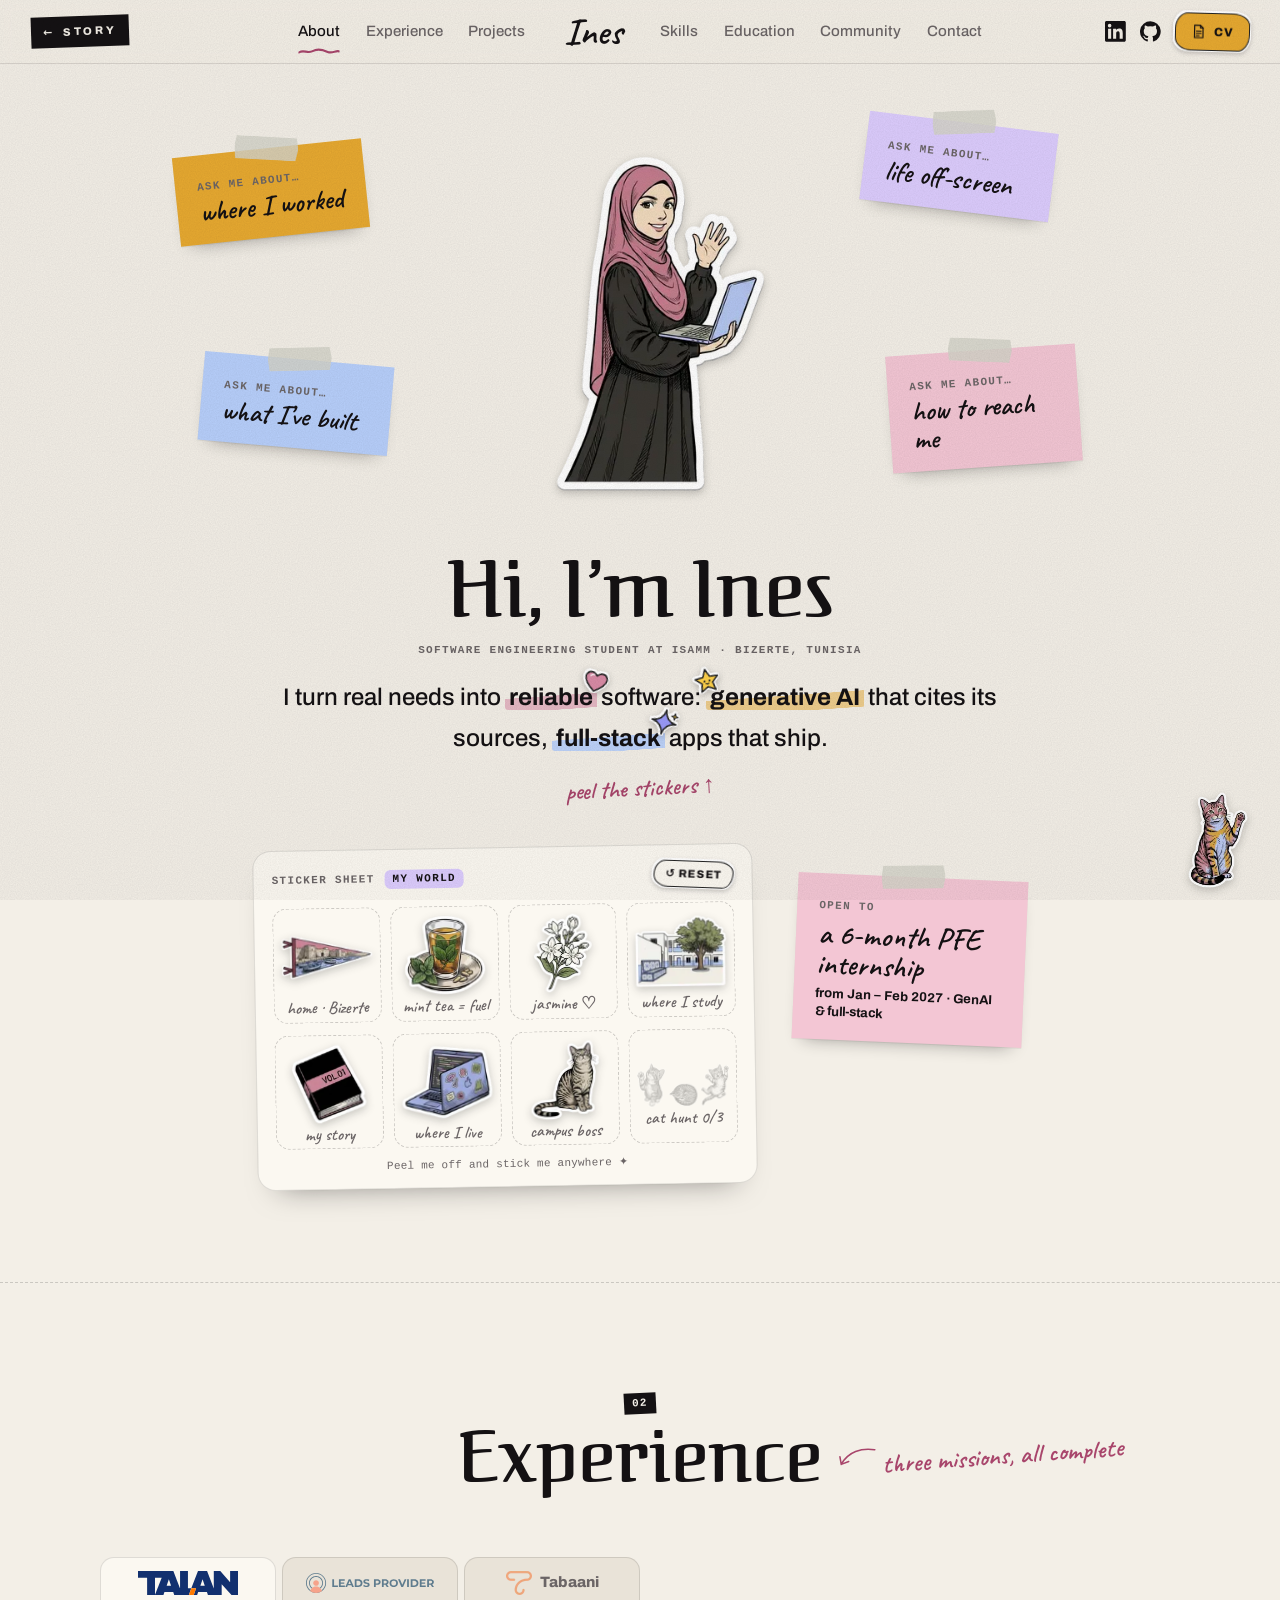
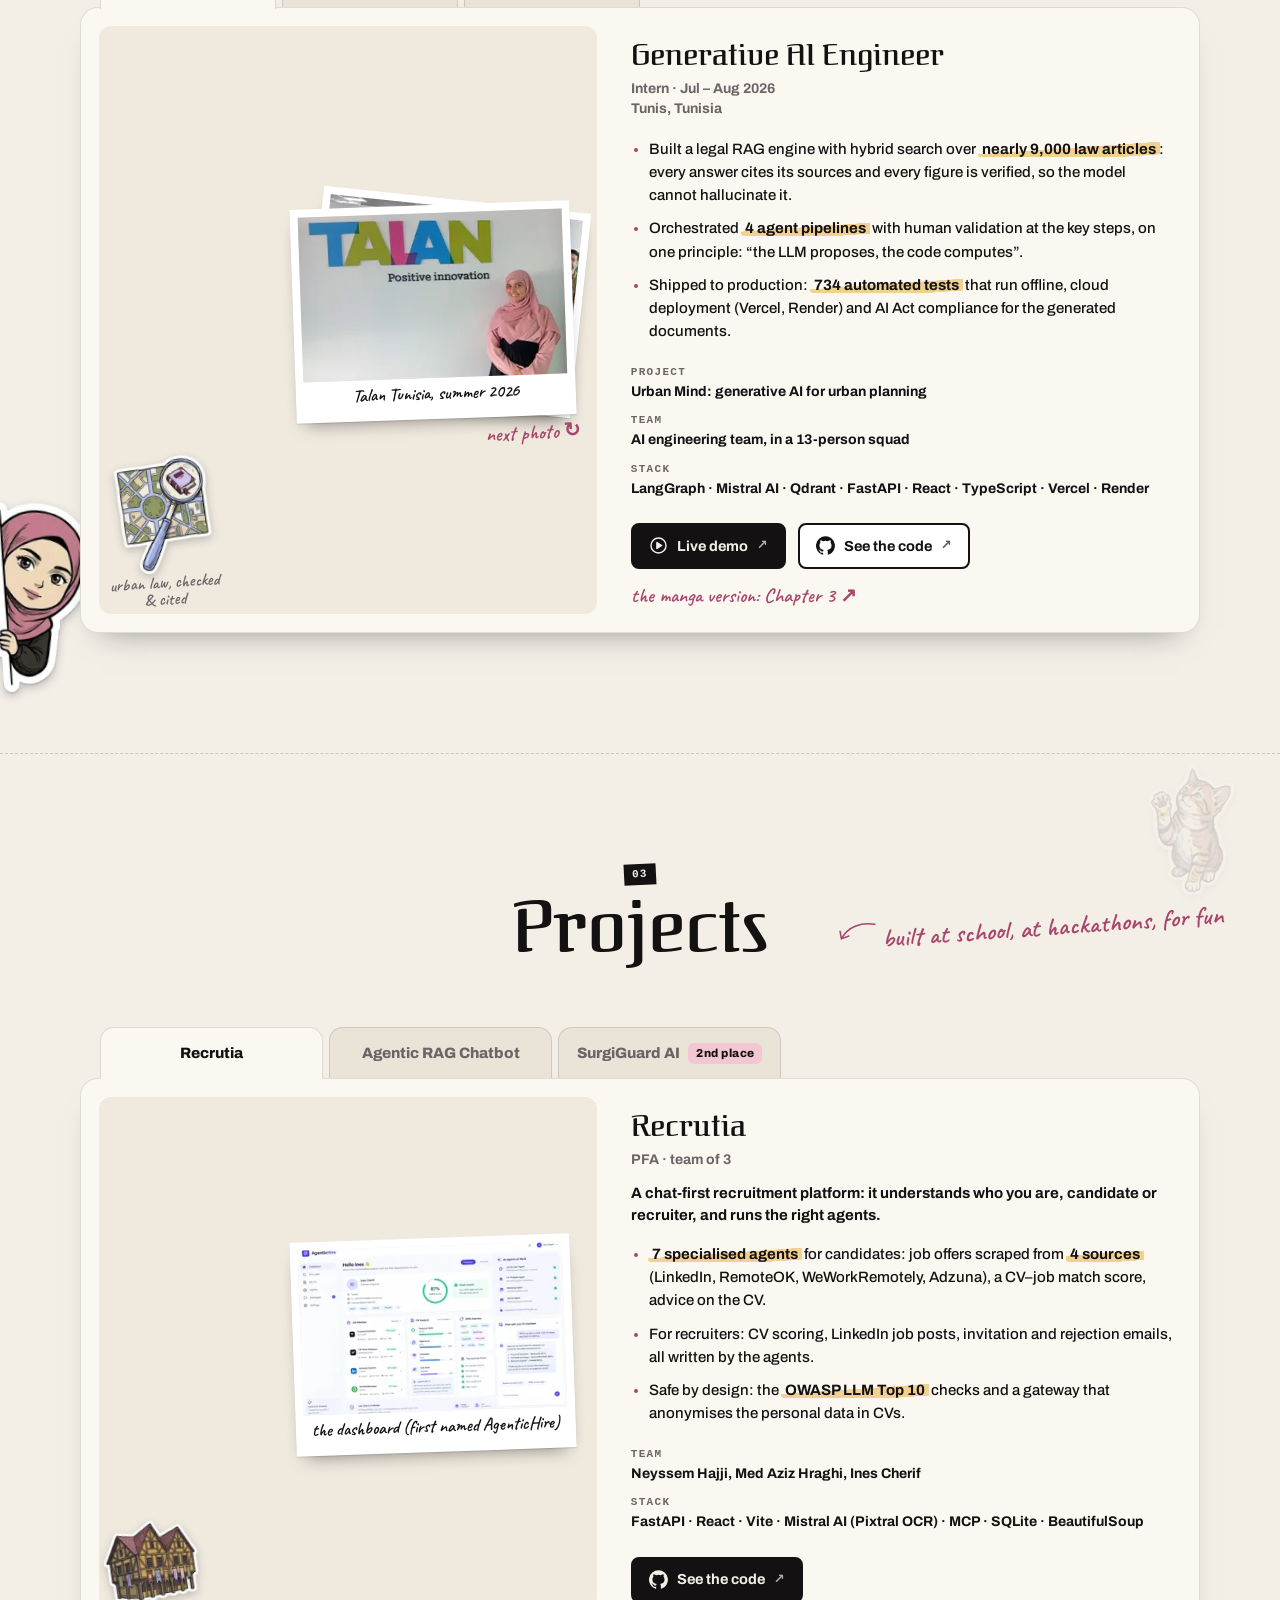
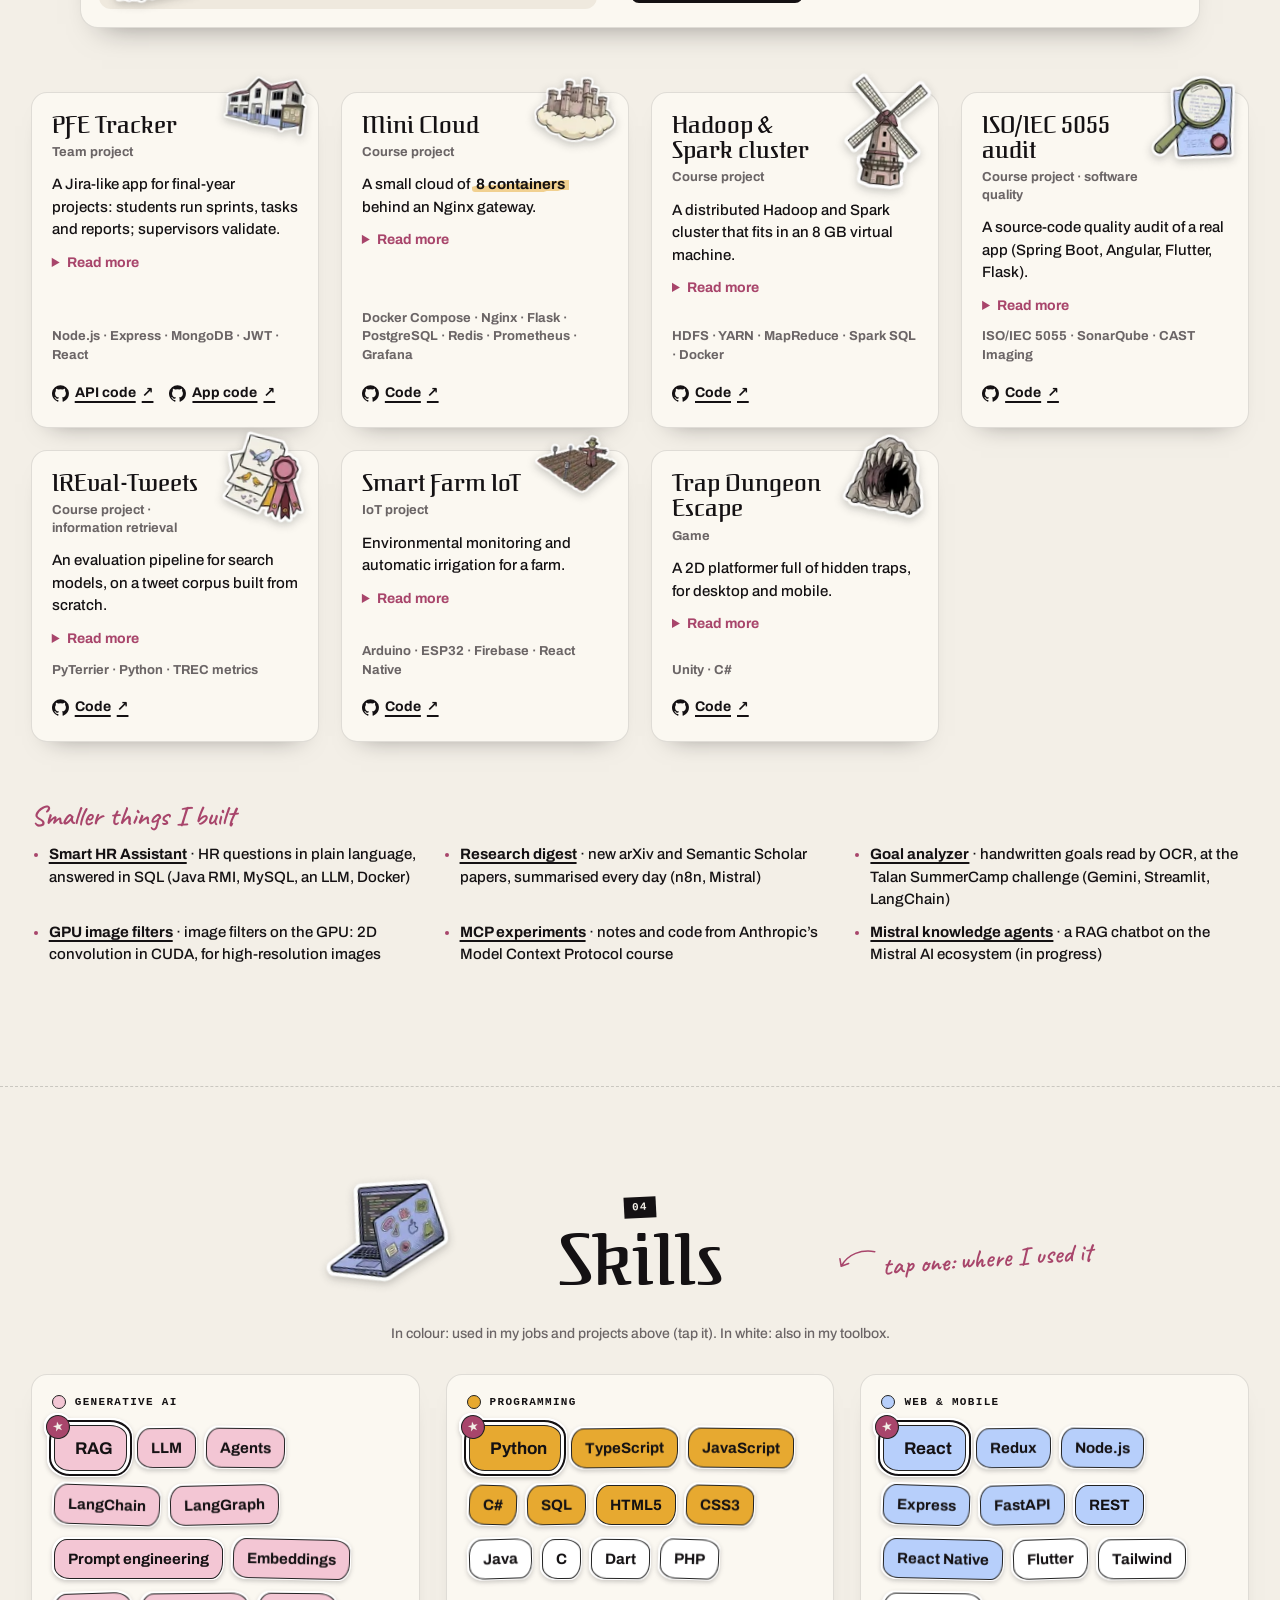
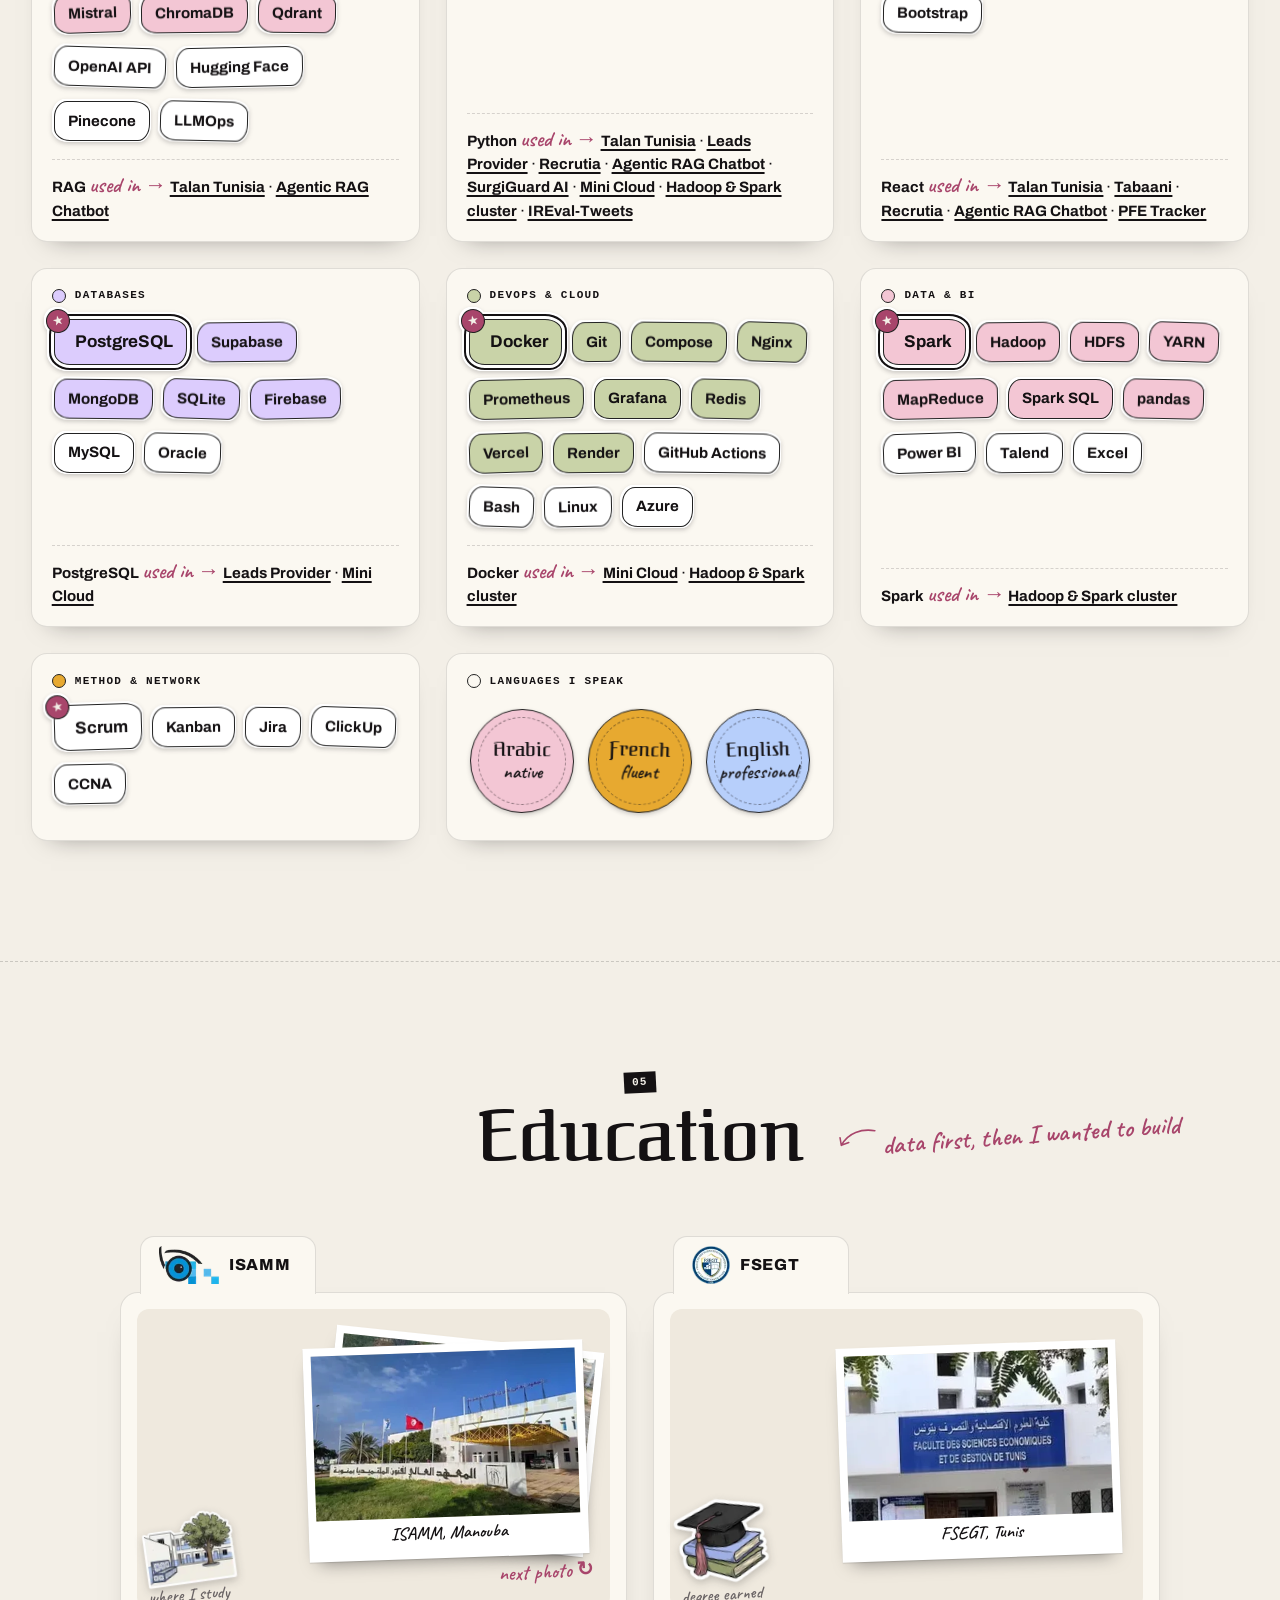
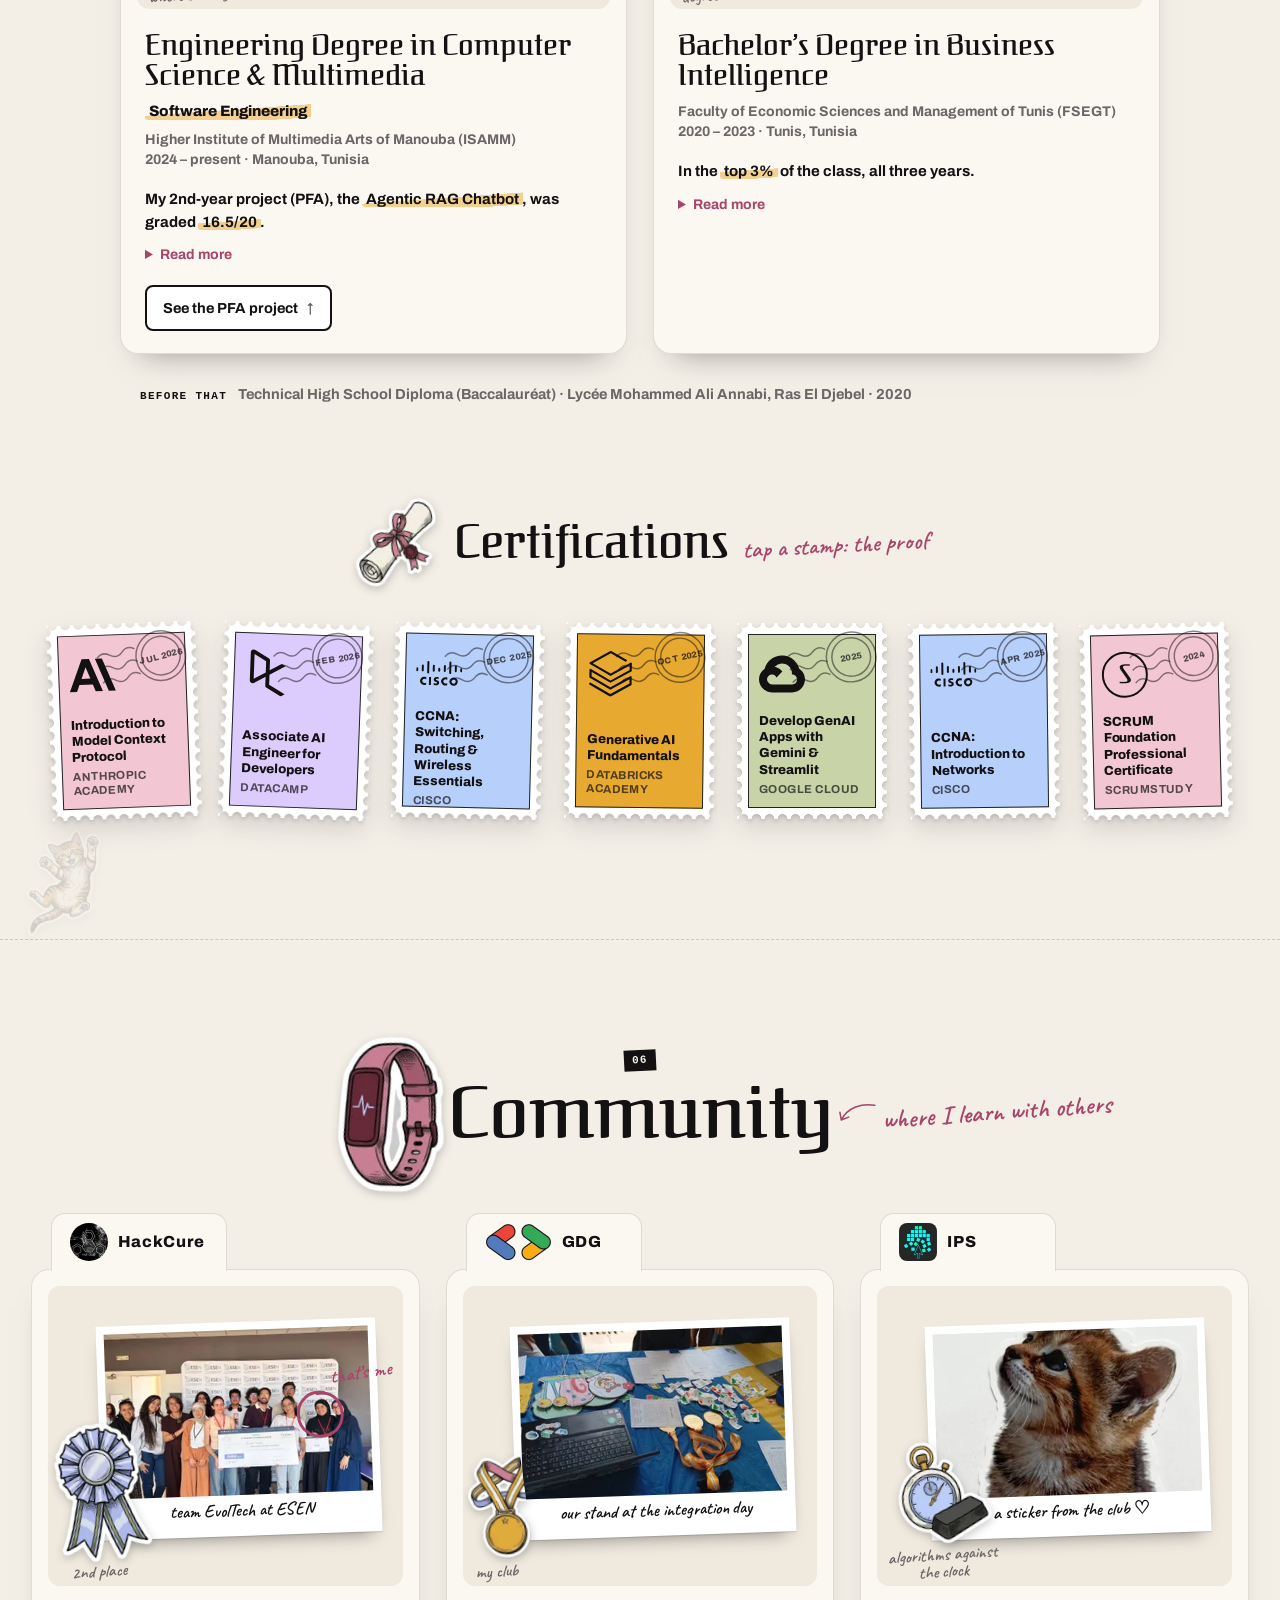
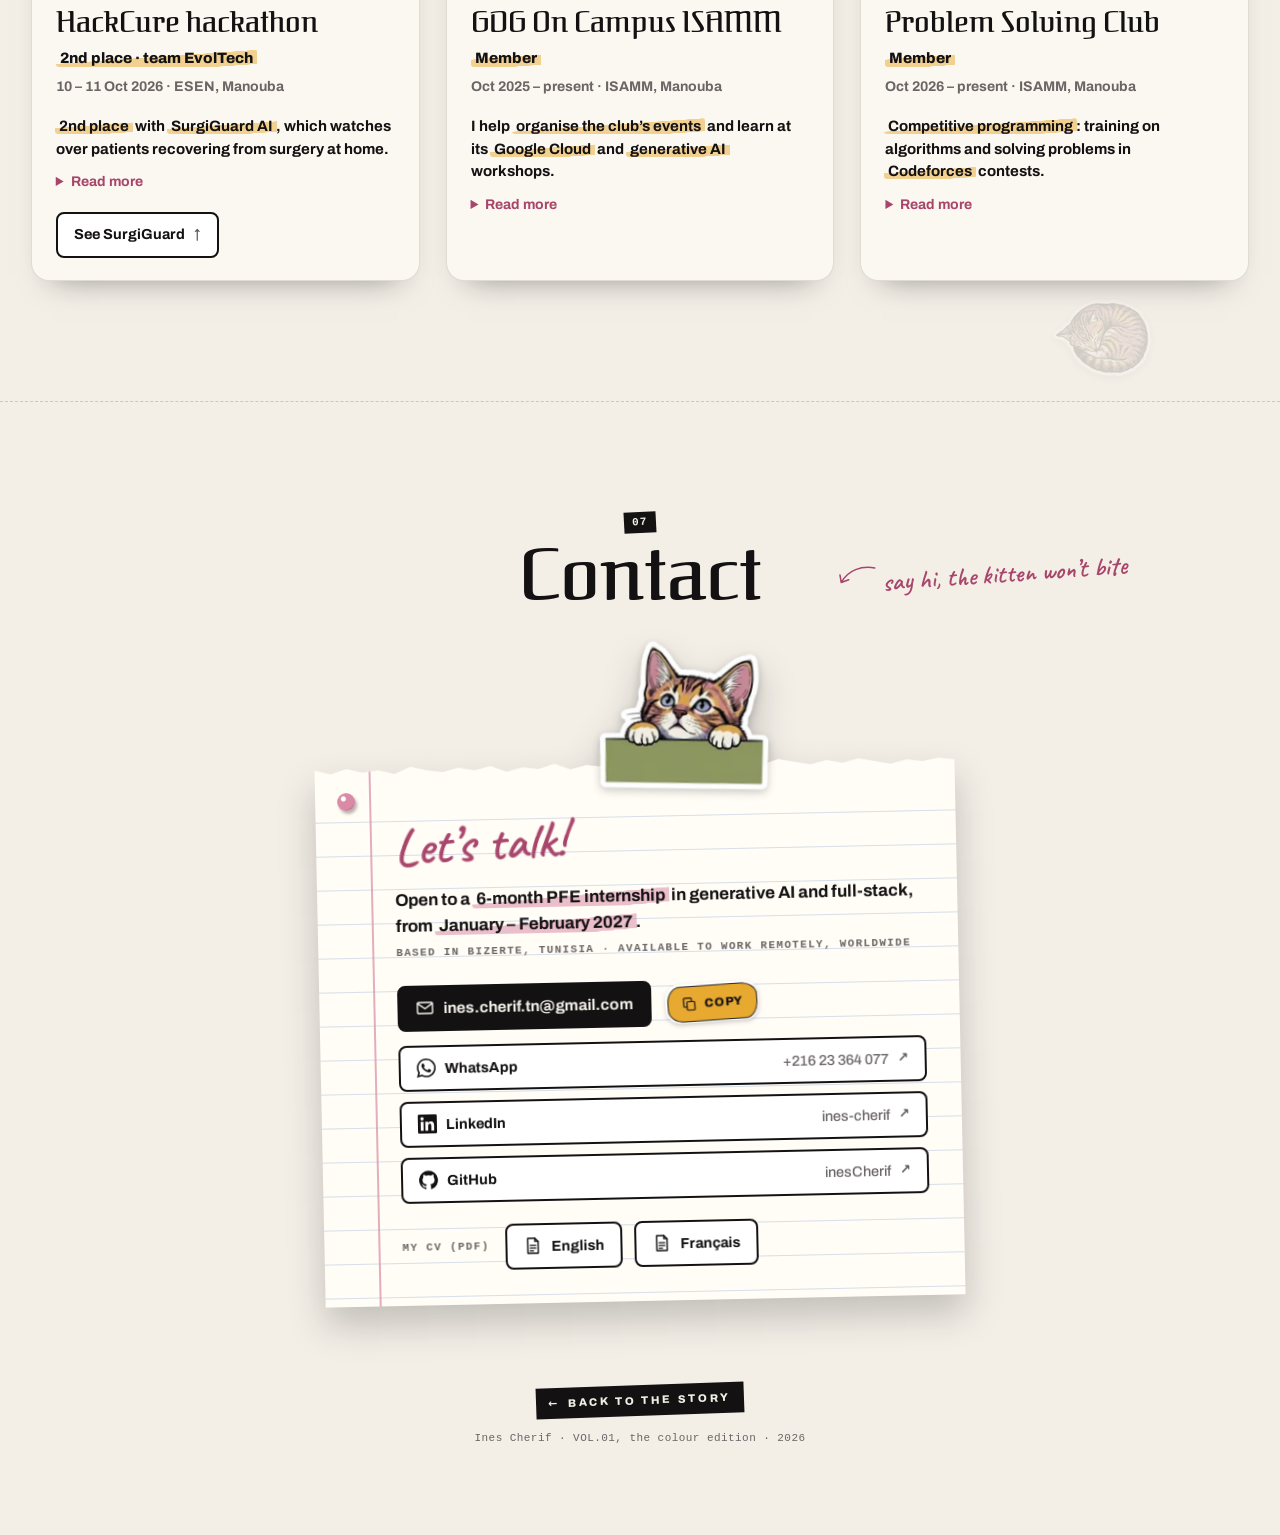
<file: recruiter/index.html>
<!DOCTYPE html><html lang="en"><head><meta charset="utf-8"><meta name="viewport" content="width=device-width, initial-scale=1"><!-- security: the site only loads its own files (scripts, fonts, images); styles may be inline (Astro and the
         style="--x" props). GitHub Pages can't send headers, so the policy rides in the page (see HANDOFF §3). --><meta http-equiv="Content-Security-Policy" content="default-src 'self'; script-src 'self'; style-src 'self' 'unsafe-inline'; img-src 'self' data:; font-src 'self'; connect-src 'self'; media-src 'self'; object-src 'none'; base-uri 'self'; form-action 'none'; upgrade-insecure-requests"><meta name="referrer" content="strict-origin-when-cross-origin"><title>Ines Cherif — Software Engineer Portfolio · Generative AI &amp; Full-Stack</title><meta name="description" content="Ines Cherif, software engineering student at ISAMM, Tunisia: generative AI (RAG, agents) and full-stack. Experience at Talan Tunisia, projects, skills, CV and contact. Open to a 6-month PFE internship."><meta name="robots" content="index, follow, max-image-preview:large"><meta name="author" content="Ines Cherif"><link rel="canonical" href="https://inescherif.github.io/recruiter/"><link rel="icon" type="image/svg+xml" href="/favicon.svg"><!-- who she is, for search engines (a data block: CSP doesn't apply, nothing runs) --><script type="application/ld+json">{"@context":"https://schema.org","@graph":[{"@type":"Person","@id":"https://inescherif.github.io/#ines","name":"Ines Cherif","url":"https://inescherif.github.io/","image":"https://inescherif.github.io/og/story.jpg","jobTitle":"Software engineering student · Generative AI & full-stack","alumniOf":{"@type":"CollegeOrUniversity","name":"ISAMM, Higher Institute of Multimedia Arts of Manouba"},"address":{"@type":"PostalAddress","addressLocality":"Bizerte","addressCountry":"TN"},"knowsAbout":["Generative AI","RAG","LangGraph","LLM agents","Full-stack development","React","FastAPI","Python","Docker"],"sameAs":["https://www.linkedin.com/in/ines-cherif-b32143233","https://github.com/inesCherif"]},{"@type":"WebSite","@id":"https://inescherif.github.io/#site","url":"https://inescherif.github.io/","name":"Ines Cherif","author":{"@id":"https://inescherif.github.io/#ines"}},{"@type":"ProfilePage","url":"https://inescherif.github.io/recruiter/","name":"Ines Cherif — Software Engineer Portfolio · Generative AI & Full-Stack","description":"Ines Cherif, software engineering student at ISAMM, Tunisia: generative AI (RAG, agents) and full-stack. Experience at Talan Tunisia, projects, skills, CV and contact. Open to a 6-month PFE internship.","mainEntity":{"@id":"https://inescherif.github.io/#ines"}}]}</script><meta property="og:type" content="website"><meta property="og:site_name" content="Ines Cherif"><meta property="og:url" content="https://inescherif.github.io/recruiter/"><meta property="og:title" content="Ines Cherif — Software Engineer Portfolio · Generative AI &amp; Full-Stack"><meta property="og:description" content="Ines Cherif, software engineering student at ISAMM, Tunisia: generative AI (RAG, agents) and full-stack. Experience at Talan Tunisia, projects, skills, CV and contact. Open to a 6-month PFE internship."><meta property="og:image" content="https://inescherif.github.io/og/recruiter.jpg"><meta property="og:image:width" content="1200"><meta property="og:image:height" content="630"><meta property="og:image:alt" content="Ines drawn as a colour sticker, waving with her laptop: “Hi, I’m Ines”, open to a 6-month PFE internship."><meta name="twitter:card" content="summary_large_image"><style>.bleed{z-index:200;pointer-events:none;filter:url(#bleed-edge);position:fixed;inset:0}.bleed__wash{clip-path:circle(0 at var(--x) var(--y));transition:clip-path .95s cubic-bezier(.55,.05,.3,1);position:absolute;inset:-6vmax}.bleed--colour .bleed__wash{background:radial-gradient(circle at var(--x) var(--y), #f3efe7 0 22%, transparent 46%), radial-gradient(circle at 18% 22%, #e7a9308c, transparent 38%), radial-gradient(circle at 82% 30%, #b7cffbb3, transparent 40%), radial-gradient(circle at 70% 84%, #dcccfdbf, transparent 42%), radial-gradient(circle at 24% 78%, #d98ba699, transparent 40%), #f3efe7}.bleed--ink .bleed__wash{background:#141113}.bleed.is-on .bleed__wash,.bleed.is-full .bleed__wash{clip-path:circle(160vmax at var(--x) var(--y))}.bleed.is-full .bleed__wash{transition:none}.bleed.is-drying{opacity:0;transition:opacity .8s .1s}@media (prefers-reduced-motion:reduce){.bleed{filter:none}.bleed__wash{transition:none}}
</style><link rel="stylesheet" href="/_astro/Icon.CGGWhHx4.css"><link rel="stylesheet" href="/_astro/recruiter.DnJ6XNpM.css"></head><body><div class="grain" aria-hidden="true"></div><header class="rbar" data-bar data-astro-cid-qfpn6dbm><a class="rbar__back btn-tag" href="/" data-bleed="ink" aria-label="Back to the story (the manga)" data-astro-cid-qfpn6dbm><span aria-hidden="true" data-astro-cid-qfpn6dbm>←</span> Story</a><nav class="rbar__nav" aria-label="Sections" data-astro-cid-qfpn6dbm><a href="#about" data-nav="about" data-astro-cid-qfpn6dbm>About</a><a href="#experience" data-nav="experience" data-astro-cid-qfpn6dbm>Experience</a><a href="#projects" data-nav="projects" data-astro-cid-qfpn6dbm>Projects</a><a class="rbar__logo hand" href="#about" aria-label="Ines Cherif, top of the page" data-astro-cid-qfpn6dbm>Ines</a><a href="#skills" data-nav="skills" data-astro-cid-qfpn6dbm>Skills</a><a href="#education" data-nav="education" data-astro-cid-qfpn6dbm>Education</a><a href="#community" data-nav="community" data-astro-cid-qfpn6dbm>Community</a><a href="#contact" data-nav="contact" data-astro-cid-qfpn6dbm>Contact</a><svg class="rbar__scribble" viewBox="0 0 100 8" preserveAspectRatio="none" aria-hidden="true" data-scribble data-astro-cid-qfpn6dbm><path d="M2 5.5C14 2 22 7 34 4.2S58 2.6 70 4.8 90 3 98 4.4" data-astro-cid-qfpn6dbm></path></svg></nav><a class="rbar__logo rbar__logo--phone hand" href="#about" aria-label="Ines Cherif, top of the page" data-astro-cid-qfpn6dbm>Ines</a><div class="rbar__out" data-astro-cid-qfpn6dbm><a href="https://www.linkedin.com/in/ines-cherif-b32143233" target="_blank" rel="noopener" aria-label="LinkedIn" data-astro-cid-qfpn6dbm><svg class="icon" viewBox="0 0 24 24" aria-hidden="true" focusable="false" data-astro-cid-zgufigjl><path d="M20.45 20.45h-3.56v-5.57c0-1.33-.02-3.04-1.85-3.04-1.85 0-2.14 1.45-2.14 2.94v5.67H9.35V9h3.41v1.56h.05c.48-.9 1.64-1.85 3.37-1.85 3.6 0 4.27 2.37 4.27 5.46v6.28zM5.34 7.43a2.06 2.06 0 1 1 0-4.13 2.06 2.06 0 0 1 0 4.13zm1.78 13.02H3.56V9h3.56v11.45zM22.22 0H1.77C.79 0 0 .77 0 1.73v20.54C0 23.23.79 24 1.77 24h20.45c.98 0 1.78-.77 1.78-1.73V1.73C24 .77 23.2 0 22.22 0z" data-astro-cid-zgufigjl></path></svg></a><a href="https://github.com/inesCherif" target="_blank" rel="noopener" aria-label="GitHub" data-astro-cid-qfpn6dbm><svg class="icon" viewBox="0 0 24 24" aria-hidden="true" focusable="false" data-astro-cid-zgufigjl><path d="M12 .3a12 12 0 0 0-3.8 23.38c.6.12.82-.26.82-.58l-.02-2.04c-3.34.73-4.04-1.61-4.04-1.61-.55-1.39-1.33-1.76-1.33-1.76-1.09-.74.08-.73.08-.73 1.2.09 1.84 1.24 1.84 1.24 1.07 1.83 2.8 1.3 3.49 1 .11-.78.42-1.31.76-1.61-2.67-.3-5.47-1.33-5.47-5.93 0-1.31.47-2.38 1.24-3.22-.14-.3-.54-1.52.1-3.18 0 0 1.01-.32 3.3 1.23a11.5 11.5 0 0 1 6 0c2.28-1.55 3.29-1.23 3.29-1.23.64 1.66.24 2.88.12 3.18.77.84 1.23 1.91 1.23 3.22 0 4.61-2.8 5.62-5.48 5.92.43.37.82 1.1.82 2.22l-.02 3.29c0 .32.21.69.83.57A12 12 0 0 0 12 .3" data-astro-cid-zgufigjl></path></svg></a><details class="rbar__cv" data-astro-cid-qfpn6dbm><summary class="btn-sticker btn-sticker--mustard" data-astro-cid-qfpn6dbm><svg class="icon" viewBox="0 0 24 24" aria-hidden="true" focusable="false" data-astro-cid-zgufigjl><g class="pen" data-astro-cid-zgufigjl><path d="M5.5 2.5h9l4 4v15h-13z" data-astro-cid-zgufigjl></path><path d="M14.5 2.5v4h4M8.5 11.5h7M8.5 15h7M8.5 18.5h4" data-astro-cid-zgufigjl></path></g></svg>CV</summary><div class="rbar__files" data-astro-cid-qfpn6dbm><a href="/cv/Ines_CHERIF_CV_EN.pdf" target="_blank" rel="noopener" data-astro-cid-qfpn6dbm><svg class="icon" viewBox="0 0 24 24" aria-hidden="true" focusable="false" data-astro-cid-zgufigjl><g class="pen" data-astro-cid-zgufigjl><path d="M5.5 2.5h9l4 4v15h-13z" data-astro-cid-zgufigjl></path><path d="M14.5 2.5v4h4M8.5 11.5h7M8.5 15h7M8.5 18.5h4" data-astro-cid-zgufigjl></path></g></svg> English</a><a href="/cv/Ines_CHERIF_CV_FR.pdf" target="_blank" rel="noopener" data-astro-cid-qfpn6dbm><svg class="icon" viewBox="0 0 24 24" aria-hidden="true" focusable="false" data-astro-cid-zgufigjl><g class="pen" data-astro-cid-zgufigjl><path d="M5.5 2.5h9l4 4v15h-13z" data-astro-cid-zgufigjl></path><path d="M14.5 2.5v4h4M8.5 11.5h7M8.5 15h7M8.5 18.5h4" data-astro-cid-zgufigjl></path></g></svg> Français</a></div></details></div><button class="rbar__menu btn-tag" type="button" aria-expanded="false" aria-controls="rbar-sheet" data-menu data-astro-cid-qfpn6dbm><span class="rbar__burger" aria-hidden="true" data-astro-cid-qfpn6dbm><i data-astro-cid-qfpn6dbm></i><i data-astro-cid-qfpn6dbm></i></span>Menu</button><div class="rbar__sheet" id="rbar-sheet" hidden data-sheet data-astro-cid-qfpn6dbm><nav aria-label="Sections" data-astro-cid-qfpn6dbm><a href="#about" style="--i:0" data-astro-cid-qfpn6dbm>About</a><a href="#experience" style="--i:1" data-astro-cid-qfpn6dbm>Experience</a><a href="#projects" style="--i:2" data-astro-cid-qfpn6dbm>Projects</a><a href="#skills" style="--i:3" data-astro-cid-qfpn6dbm>Skills</a><a href="#education" style="--i:4" data-astro-cid-qfpn6dbm>Education</a><a href="#community" style="--i:5" data-astro-cid-qfpn6dbm>Community</a><a href="#contact" style="--i:6" data-astro-cid-qfpn6dbm>Contact</a></nav><div class="rbar__sheet-out" data-astro-cid-qfpn6dbm><a class="btn-sticker btn-sticker--peri" style="--tilt:-2deg" href="https://www.linkedin.com/in/ines-cherif-b32143233" target="_blank" rel="noopener" data-astro-cid-qfpn6dbm><svg class="icon" viewBox="0 0 24 24" aria-hidden="true" focusable="false" data-astro-cid-zgufigjl><path d="M20.45 20.45h-3.56v-5.57c0-1.33-.02-3.04-1.85-3.04-1.85 0-2.14 1.45-2.14 2.94v5.67H9.35V9h3.41v1.56h.05c.48-.9 1.64-1.85 3.37-1.85 3.6 0 4.27 2.37 4.27 5.46v6.28zM5.34 7.43a2.06 2.06 0 1 1 0-4.13 2.06 2.06 0 0 1 0 4.13zm1.78 13.02H3.56V9h3.56v11.45zM22.22 0H1.77C.79 0 0 .77 0 1.73v20.54C0 23.23.79 24 1.77 24h20.45c.98 0 1.78-.77 1.78-1.73V1.73C24 .77 23.2 0 22.22 0z" data-astro-cid-zgufigjl></path></svg> LinkedIn</a><a class="btn-sticker btn-sticker--lilac" style="--tilt:1.5deg" href="https://github.com/inesCherif" target="_blank" rel="noopener" data-astro-cid-qfpn6dbm><svg class="icon" viewBox="0 0 24 24" aria-hidden="true" focusable="false" data-astro-cid-zgufigjl><path d="M12 .3a12 12 0 0 0-3.8 23.38c.6.12.82-.26.82-.58l-.02-2.04c-3.34.73-4.04-1.61-4.04-1.61-.55-1.39-1.33-1.76-1.33-1.76-1.09-.74.08-.73.08-.73 1.2.09 1.84 1.24 1.84 1.24 1.07 1.83 2.8 1.3 3.49 1 .11-.78.42-1.31.76-1.61-2.67-.3-5.47-1.33-5.47-5.93 0-1.31.47-2.38 1.24-3.22-.14-.3-.54-1.52.1-3.18 0 0 1.01-.32 3.3 1.23a11.5 11.5 0 0 1 6 0c2.28-1.55 3.29-1.23 3.29-1.23.64 1.66.24 2.88.12 3.18.77.84 1.23 1.91 1.23 3.22 0 4.61-2.8 5.62-5.48 5.92.43.37.82 1.1.82 2.22l-.02 3.29c0 .32.21.69.83.57A12 12 0 0 0 12 .3" data-astro-cid-zgufigjl></path></svg> GitHub</a><a class="btn-sticker btn-sticker--mustard" style="--tilt:-1deg" href="/cv/Ines_CHERIF_CV_EN.pdf" target="_blank" rel="noopener" data-astro-cid-qfpn6dbm><svg class="icon" viewBox="0 0 24 24" aria-hidden="true" focusable="false" data-astro-cid-zgufigjl><g class="pen" data-astro-cid-zgufigjl><path d="M5.5 2.5h9l4 4v15h-13z" data-astro-cid-zgufigjl></path><path d="M14.5 2.5v4h4M8.5 11.5h7M8.5 15h7M8.5 18.5h4" data-astro-cid-zgufigjl></path></g></svg> CV · English</a><a class="btn-sticker btn-sticker--mustard" style="--tilt:2deg" href="/cv/Ines_CHERIF_CV_FR.pdf" target="_blank" rel="noopener" data-astro-cid-qfpn6dbm><svg class="icon" viewBox="0 0 24 24" aria-hidden="true" focusable="false" data-astro-cid-zgufigjl><g class="pen" data-astro-cid-zgufigjl><path d="M5.5 2.5h9l4 4v15h-13z" data-astro-cid-zgufigjl></path><path d="M14.5 2.5v4h4M8.5 11.5h7M8.5 15h7M8.5 18.5h4" data-astro-cid-zgufigjl></path></g></svg> CV · Français</a></div></div></header><main><section id="about" class="hero" aria-labelledby="hero-hello" data-astro-cid-ol6hutbs><div class="hero__stage" data-astro-cid-ol6hutbs><div class="hero__ines" data-peel data-astro-cid-ol6hutbs><img src="/_astro/ines.DBZ4dkC8_2dtFGH.webp" srcset="/_astro/ines.DBZ4dkC8_240yF9.webp 360w, /_astro/ines.DBZ4dkC8_Z2tWz3j.webp 560w, /_astro/ines.DBZ4dkC8_ZQH8bi.webp 760w" alt="Ines drawn in colour: a rose hijab and a black abaya, waving, an open laptop under her arm" sizes="(max-width: 760px) 64vw, 300px" loading="eager" draggable="false" data-astro-cid-ol6hutbs="true" decoding="async" width="896" height="1195" class="lift"></div><ul class="hero__notes" aria-label="ask me about…" data-astro-cid-ol6hutbs><li style="--x:-4%;--y:10%;--tilt:-6deg;--i:0" data-astro-cid-ol6hutbs><button type="button" class="note note--mustard hero__note" data-ask="work" data-astro-cid-ol6hutbs><span class="label" data-astro-cid-ol6hutbs>ask me about…</span><span class="hand" data-astro-cid-ol6hutbs>where I worked</span></button></li><li style="--x:-1%;--y:58%;--tilt:5deg;--i:1" data-astro-cid-ol6hutbs><button type="button" class="note note--peri hero__note" data-ask="built" data-astro-cid-ol6hutbs><span class="label" data-astro-cid-ol6hutbs>ask me about…</span><span class="hand" data-astro-cid-ol6hutbs>what I’ve built</span></button></li><li style="--x:76%;--y:4%;--tilt:7deg;--i:2" data-astro-cid-ol6hutbs><button type="button" class="note note--lilac hero__note" data-ask="life" data-astro-cid-ol6hutbs><span class="label" data-astro-cid-ol6hutbs>ask me about…</span><span class="hand" data-astro-cid-ol6hutbs>life off-screen</span></button></li><li style="--x:79%;--y:56%;--tilt:-4deg;--i:3" data-astro-cid-ol6hutbs><button type="button" class="note note--rose hero__note" data-ask="reach" data-astro-cid-ol6hutbs><span class="label" data-astro-cid-ol6hutbs>ask me about…</span><span class="hand" data-astro-cid-ol6hutbs>how to reach me</span></button></li></ul></div><div class="hero__words" data-astro-cid-ol6hutbs><h1 id="hero-hello" class="hero__hello" data-astro-cid-ol6hutbs>Hi, I’m Ines</h1><p class="hero__role label" data-astro-cid-ol6hutbs>Software engineering student at ISAMM · Bizerte, Tunisia</p><p class="hero__statement" data-astro-cid-ol6hutbs>I turn real needs into <span class="hero__chip marker " data-astro-cid-ol6hutbs>reliable<span class="hero__pin die" data-peel aria-hidden="true" data-astro-cid-ol6hutbs><svg viewBox="0 0 32 32"><path d="M16 27C6 20 3 14.5 5.2 10.2 7.4 6 12.8 6 16 10.6 19.2 6 24.6 6 26.8 10.2 29 14.5 26 20 16 27Z" fill="#d98ba6" stroke="#222" stroke-width="1.6" stroke-linejoin="round" stroke-linecap="round"/><path d="M9.5 11.5q1.4-2 3.4-1.6" fill="none" stroke="#fff" stroke-width="1.6" stroke-linecap="round" opacity=".85"/></svg></span></span> software: <span class="hero__chip marker marker--mustard" data-astro-cid-ol6hutbs>generative AI<span class="hero__pin die" data-peel aria-hidden="true" data-astro-cid-ol6hutbs><svg viewBox="0 0 32 32"><path d="M16 3.5l3.6 7.9 8.6.9-6.5 5.8 1.9 8.5L16 22.2l-7.6 4.4 1.9-8.5-6.5-5.8 8.6-.9z" fill="#ffd24a" stroke="#222" stroke-width="1.6" stroke-linejoin="round" stroke-linecap="round"/><circle cx="13.3" cy="16" r="1.1" fill="#222"/><circle cx="18.7" cy="16" r="1.1" fill="#222"/><path d="M14.4 18.6q1.6 1.3 3.2 0" fill="none" stroke="#222" stroke-width="1.2" stroke-linecap="round"/></svg></span></span> that cites its sources, <span class="hero__chip marker marker--peri" data-astro-cid-ol6hutbs>full-stack<span class="hero__pin die" data-peel aria-hidden="true" data-astro-cid-ol6hutbs><svg viewBox="0 0 32 32"><path d="M16 3c1 8 5 12 13 13-8 1-12 5-13 13-1-8-5-12-13-13 8-1 12-5 13-13z" fill="#9a9afa" stroke="#222" stroke-width="1.6" stroke-linejoin="round" stroke-linecap="round"/><path d="M26 4.5l.8 2.7 2.7.8-2.7.8-.8 2.7-.8-2.7-2.7-.8 2.7-.8z" fill="#ffd24a" stroke="#222" stroke-width="1.1" stroke-linejoin="round"/></svg></span></span> apps that ship.</p><p class="hero__peel hand" aria-hidden="true" data-astro-cid-ol6hutbs>peel the stickers <span data-astro-cid-ol6hutbs>↑</span></p></div><div class="hero__shelf" data-astro-cid-ol6hutbs><div class="sheet" data-sheet-card data-astro-cid-ol6hutbs><div class="sheet__head" data-astro-cid-ol6hutbs><span class="label" data-astro-cid-ol6hutbs>Sticker sheet</span><span class="sheet__tag label" data-astro-cid-ol6hutbs>my world</span><button type="button" class="sheet__reset btn-sticker" style="--tilt:3deg" data-reset data-astro-cid-ol6hutbs>↺ Reset</button></div><ul class="sheet__grid" data-astro-cid-ol6hutbs><li class="sheet__slot" style="--i:0" data-astro-cid-ol6hutbs><span class="sheet__sticker" data-peel data-astro-cid-ol6hutbs><img src="/_astro/world-1.zpcSXeyf_2mGpqw.webp" srcset="/_astro/world-1.zpcSXeyf_Z8t1Ug.webp 120w, /_astro/world-1.zpcSXeyf_SVfGm.webp 240w" alt="a pennant printed with the old port of Bizerte" sizes="92px" draggable="false" data-stamp="true" data-astro-cid-ol6hutbs="true" loading="lazy" decoding="async" width="645" height="308" class="lift"></span><span class="sheet__note hand" data-astro-cid-ol6hutbs>home · Bizerte</span></li><li class="sheet__slot" style="--i:1" data-astro-cid-ol6hutbs><span class="sheet__sticker" data-peel data-astro-cid-ol6hutbs><img src="/_astro/world-2.B1yoqszp_pJvwq.webp" srcset="/_astro/world-2.B1yoqszp_114Wxt.webp 120w, /_astro/world-2.B1yoqszp_Z1G4HQR.webp 240w" alt="a Tunisian glass of mint tea with pine nuts" sizes="92px" draggable="false" data-stamp="true" data-astro-cid-ol6hutbs="true" loading="lazy" decoding="async" width="316" height="308" class="lift"></span><span class="sheet__note hand" data-astro-cid-ol6hutbs>mint tea = fuel</span></li><li class="sheet__slot" style="--i:2" data-astro-cid-ol6hutbs><span class="sheet__sticker" data-peel data-astro-cid-ol6hutbs><img src="/_astro/world-3.BB3FNXS0_ZWjK7z.webp" srcset="/_astro/world-3.BB3FNXS0_ZHQuYJ.webp 120w, /_astro/world-3.BB3FNXS0_Z1BuVO9.webp 240w" alt="a sprig of white jasmine" sizes="92px" draggable="false" data-stamp="true" data-astro-cid-ol6hutbs="true" loading="lazy" decoding="async" width="251" height="333" class="lift"></span><span class="sheet__note hand" data-astro-cid-ol6hutbs>jasmine ♡</span></li><li class="sheet__slot" style="--i:3" data-astro-cid-ol6hutbs><span class="sheet__sticker" data-peel data-astro-cid-ol6hutbs><img src="/_astro/world-4.B9wwhWKA_Z1oMfsi.webp" srcset="/_astro/world-4.B9wwhWKA_1IUvc5.webp 120w, /_astro/world-4.B9wwhWKA_ZvT7EQ.webp 240w" alt="the ISAMM courtyard with its tree and tiled bench" sizes="92px" draggable="false" data-stamp="true" data-astro-cid-ol6hutbs="true" loading="lazy" decoding="async" width="455" height="355" class="lift"></span><span class="sheet__note hand" data-astro-cid-ol6hutbs>where I study</span></li><li class="sheet__slot" style="--i:4" data-astro-cid-ol6hutbs><a class="sheet__sticker" href="/" data-bleed="ink" data-peel aria-label="my story" data-astro-cid-ol6hutbs><img src="/_astro/world-5.XY1nUfsx_Z1FlGFH.webp" srcset="/_astro/world-5.XY1nUfsx_ZSwa8A.webp 120w, /_astro/world-5.XY1nUfsx_Z26eXpa.webp 240w" alt="the VOL.01 manga volume" sizes="92px" draggable="false" data-stamp="true" data-astro-cid-ol6hutbs="true" loading="lazy" decoding="async" width="262" height="276" class="lift"></a><span class="sheet__note hand" data-astro-cid-ol6hutbs>my story</span></li><li class="sheet__slot" style="--i:5" data-astro-cid-ol6hutbs><span class="sheet__sticker" data-peel data-astro-cid-ol6hutbs><img src="/_astro/world-6.DALrY9hq_Z24Vit0.webp" srcset="/_astro/world-6.DALrY9hq_OsofM.webp 120w, /_astro/world-6.DALrY9hq_godlY.webp 240w" alt="an open laptop covered in stickers" sizes="92px" draggable="false" data-stamp="true" data-astro-cid-ol6hutbs="true" loading="lazy" decoding="async" width="355" height="287" class="lift"></span><span class="sheet__note hand" data-astro-cid-ol6hutbs>where I live</span></li><li class="sheet__slot" style="--i:6" data-astro-cid-ol6hutbs><span class="sheet__sticker" data-peel data-astro-cid-ol6hutbs><img src="/_astro/world-7.DSBiax11_2hxiM0.webp" srcset="/_astro/world-7.DSBiax11_w8J0M.webp 120w, /_astro/world-7.DSBiax11_JKgBc.webp 240w" alt="a tabby cat looking up" sizes="92px" draggable="false" data-stamp="true" data-astro-cid-ol6hutbs="true" loading="lazy" decoding="async" width="299" height="345" class="lift"></span><span class="sheet__note hand" data-astro-cid-ol6hutbs>campus boss</span></li><li class="sheet__slot hunt" data-hunt data-astro-cid-ol6hutbs><span class="hunt__cats" data-astro-cid-ol6hutbs><img src="/_astro/kitten-1.jOlFgSX3_1FUTXw.webp" srcset="/_astro/kitten-1.jOlFgSX3_ZmHgee.webp 60w, /_astro/kitten-1.jOlFgSX3_Z2nYsbd.webp 120w" alt sizes="30px" data-got="wave" draggable="false" data-astro-cid-ol6hutbs="true" loading="lazy" decoding="async" width="351" height="528" class="hunt__cat"><img src="/_astro/kitten-2.DsAeFNOM_Bh9ml.webp" srcset="/_astro/kitten-2.DsAeFNOM_ZXwfq9.webp 60w, /_astro/kitten-2.DsAeFNOM_ZNSVfN.webp 120w" alt sizes="30px" data-got="nap" draggable="false" data-astro-cid-ol6hutbs="true" loading="lazy" decoding="async" width="461" height="360" class="hunt__cat"><img src="/_astro/kitten-3.trTJw_4r_2kgKVN.webp" srcset="/_astro/kitten-3.trTJw_4r_1O2HrQ.webp 60w, /_astro/kitten-3.trTJw_4r_28XUtc.webp 120w" alt sizes="30px" data-got="jump" draggable="false" data-astro-cid-ol6hutbs="true" loading="lazy" decoding="async" width="402" height="572" class="hunt__cat"></span><span class="sheet__note hand" aria-live="polite" data-astro-cid-ol6hutbs>cat hunt <span data-hunt-count data-astro-cid-ol6hutbs>0</span>/3</span></li></ul><p class="sheet__hint label" data-astro-cid-ol6hutbs>Peel me off and stick me anywhere ✦</p></div><aside class="note note--rose hero__open" style="--tilt:2.5deg" data-astro-cid-ol6hutbs><span class="label" data-astro-cid-ol6hutbs>open to</span><strong class="hand" data-astro-cid-ol6hutbs>a 6-month PFE internship</strong><span class="hero__open-sub" data-astro-cid-ol6hutbs>from Jan – Feb 2027 · GenAI &amp; full-stack</span></aside></div></section><section id="experience" class="exp" aria-labelledby="experience-title" data-buddy-zone data-astro-cid-m34kheyt><header class="shead" data-astro-cid-qlo4miva><span class="shead__kicker label" data-astro-cid-qlo4miva>02</span><h2 id="experience-title" class="shead__title" data-astro-cid-qlo4miva>Experience</h2><p class="shead__aside hand" data-astro-cid-qlo4miva><svg viewBox="0 0 60 34" aria-hidden="true" data-astro-cid-qlo4miva><path d="M57 6C40 2 22 6 12 22M12 22l-1-10M12 22l10-3" data-astro-cid-qlo4miva></path></svg>three missions, all complete</p></header><div class="stack" data-folders data-land data-astro-cid-m34kheyt><div class="stack__tabs" role="tablist" aria-label="Experience" data-astro-cid-m34kheyt><button type="button" role="tab" id="tab-job-talan" class="stack__tab" aria-selected="true" aria-controls="job-talan" tabindex="0" data-astro-cid-m34kheyt><img src="/_astro/talan.BQLhsDlf_Z1UFcTi.svg" alt="Talan Tunisia" data-astro-cid-m34kheyt="true" loading="lazy" decoding="async" width="201" height="48" class="job__logo--talan"></button><button type="button" role="tab" id="tab-job-leads" class="stack__tab" aria-selected="false" aria-controls="job-leads" tabindex="-1" data-astro-cid-m34kheyt><img src="/_astro/leads-provider.GVS0mkSH_ZRiSYR.svg" alt="Leads Provider" data-astro-cid-m34kheyt="true" loading="lazy" decoding="async" width="305" height="48" class="job__logo--leads"></button><button type="button" role="tab" id="tab-job-tabaani" class="stack__tab" aria-selected="false" aria-controls="job-tabaani" tabindex="-1" data-astro-cid-m34kheyt><img src="/_astro/tabaani.CLVZa6bL_ZgLKdg.webp" alt="Tabaani" data-astro-cid-m34kheyt="true" loading="lazy" decoding="async" width="52" height="48" class="job__logo--tabaani"><span data-astro-cid-m34kheyt>Tabaani</span></button></div><div class="stack__cards" data-astro-cid-m34kheyt><section id="job-talan" class="stack__card is-open" role="tabpanel" aria-labelledby="tab-job-talan" data-mission data-astro-cid-m34kheyt><div class="job__picture" data-astro-cid-m34kheyt><div class="shots" data-shots data-thumb data-astro-cid-prawlecw><figure class="shot" data-pos="0" style="--focus:70% 50%" data-astro-cid-prawlecw><button type="button" class="shot__open" data-open="/_astro/talan-wall.DGgyRTKw_ex8Wm.webp" data-alt="Ines smiling by the Talan “Positive innovation” logo wall in Tunis" data-caption="Talan Tunisia, summer 2026" aria-label="See it bigger: Talan Tunisia, summer 2026" data-astro-cid-prawlecw></button><span class="shot__frame" data-astro-cid-prawlecw><img src="/_astro/talan-wall.DGgyRTKw_ex8Wm.webp" srcset="/_astro/talan-wall.DGgyRTKw_Z27xMS0.webp 300w, /_astro/talan-wall.DGgyRTKw_cVdx5.webp 600w" alt="Ines smiling by the Talan “Positive innovation” logo wall in Tunis" sizes="(max-width: 760px) 230px, 270px" draggable="false" data-astro-cid-prawlecw="true" loading="lazy" decoding="async" width="1400" height="868"></span><figcaption class="hand" data-astro-cid-prawlecw>Talan Tunisia, summer 2026</figcaption></figure><figure class="shot" data-pos="1" style="--focus:20% 50%" data-astro-cid-prawlecw><button type="button" class="shot__open" data-open="/_astro/talan-team.BPs7Ug58_5nqqM.webp" data-alt="Ines with the Talan SummerCamp 2026 squad" data-caption="the SummerCamp squad" aria-label="See it bigger: the SummerCamp squad" data-astro-cid-prawlecw></button><span class="shot__frame" data-astro-cid-prawlecw><img src="/_astro/talan-team.BPs7Ug58_D8Jos.webp" srcset="/_astro/talan-team.BPs7Ug58_9jIzE.webp 300w, /_astro/talan-team.BPs7Ug58_Z1zEhre.webp 600w" alt="Ines with the Talan SummerCamp 2026 squad" sizes="(max-width: 760px) 230px, 270px" draggable="false" data-astro-cid-prawlecw="true" loading="lazy" decoding="async" width="1280" height="720"><span class="shot__me" style="--x:23%;--y:17%" aria-hidden="true" data-astro-cid-prawlecw><svg viewBox="0 0 60 60" data-astro-cid-prawlecw><path d="M34 6C18 3 5 15 6 31c1 15 14 24 28 22 14-2 21-14 19-27C51 13 41 5 27 7" data-astro-cid-prawlecw></path></svg><span class="hand" data-astro-cid-prawlecw>that’s me</span></span></span><figcaption class="hand" data-astro-cid-prawlecw>the SummerCamp squad</figcaption></figure><button type="button" class="shots__next hand" data-shots-next data-astro-cid-prawlecw>next photo ↻</button></div><figure class="job__sticker" data-astro-cid-m34kheyt><img src="/_astro/mission-1.Dv1AB9Q6_6mUPq.webp" srcset="/_astro/mission-1.Dv1AB9Q6_Z1GwDTp.webp 120w, /_astro/mission-1.Dv1AB9Q6_gRxY0.webp 240w" alt sizes="(max-width: 760px) 76px, 92px" draggable="false" data-stamp="true" data-astro-cid-m34kheyt="true" loading="lazy" decoding="async" width="461" height="577" class="lift"><figcaption class="hand" data-astro-cid-m34kheyt>urban law, checked &amp; cited</figcaption></figure></div><div class="job__text" data-astro-cid-m34kheyt><h3 class="job__role" data-astro-cid-m34kheyt>Generative AI Engineer</h3><p class="job__line" data-astro-cid-m34kheyt>Intern · Jul – Aug 2026<br data-astro-cid-m34kheyt>Tunis, Tunisia</p><ul class="job__points marked" data-astro-cid-m34kheyt><li data-astro-cid-m34kheyt>Built a legal RAG engine with hybrid search over <em>nearly 9,000 law articles</em>: every answer cites its sources and every figure is verified, so the model cannot hallucinate it.</li><li data-astro-cid-m34kheyt>Orchestrated <em>4 agent pipelines</em> with human validation at the key steps, on one principle: “the LLM proposes, the code computes”.</li><li data-astro-cid-m34kheyt>Shipped to production: <em>734 automated tests</em> that run offline, cloud deployment (Vercel, Render) and AI Act compliance for the generated documents.</li></ul><dl class="job__facts" data-astro-cid-m34kheyt><div data-astro-cid-m34kheyt><dt class="label" data-astro-cid-m34kheyt>Project</dt><dd data-astro-cid-m34kheyt>Urban Mind: generative AI for urban planning</dd></div><div data-astro-cid-m34kheyt><dt class="label" data-astro-cid-m34kheyt>Team</dt><dd data-astro-cid-m34kheyt>AI engineering team, in a 13-person squad</dd></div><div data-astro-cid-m34kheyt><dt class="label" data-astro-cid-m34kheyt>Stack</dt><dd data-astro-cid-m34kheyt>LangGraph · Mistral AI · Qdrant · FastAPI · React · TypeScript · Vercel · Render</dd></div></dl><div class="job__links" data-astro-cid-m34kheyt><a class="go go--main" href="https://khatatli-urban-twin.vercel.app/" target="_blank" rel="noopener" data-astro-cid-m34kheyt><svg class="icon" viewBox="0 0 24 24" aria-hidden="true" focusable="false" data-astro-cid-zgufigjl><g class="pen" data-astro-cid-zgufigjl><circle cx="12" cy="12" r="9.5" data-astro-cid-zgufigjl></circle><path d="M10 8.2v7.6l6-3.8z" fill="currentColor" data-astro-cid-zgufigjl></path></g></svg>Live demo<span class="go__arrow" aria-hidden="true" data-astro-cid-m34kheyt>↗</span><span class="sr-only" data-astro-cid-m34kheyt>(opens in a new tab)</span></a><a class="go go--second" href="https://github.com/inesCherif/Khatatli_UrbanTwin" target="_blank" rel="noopener" data-astro-cid-m34kheyt><svg class="icon" viewBox="0 0 24 24" aria-hidden="true" focusable="false" data-astro-cid-zgufigjl><path d="M12 .3a12 12 0 0 0-3.8 23.38c.6.12.82-.26.82-.58l-.02-2.04c-3.34.73-4.04-1.61-4.04-1.61-.55-1.39-1.33-1.76-1.33-1.76-1.09-.74.08-.73.08-.73 1.2.09 1.84 1.24 1.84 1.24 1.07 1.83 2.8 1.3 3.49 1 .11-.78.42-1.31.76-1.61-2.67-.3-5.47-1.33-5.47-5.93 0-1.31.47-2.38 1.24-3.22-.14-.3-.54-1.52.1-3.18 0 0 1.01-.32 3.3 1.23a11.5 11.5 0 0 1 6 0c2.28-1.55 3.29-1.23 3.29-1.23.64 1.66.24 2.88.12 3.18.77.84 1.23 1.91 1.23 3.22 0 4.61-2.8 5.62-5.48 5.92.43.37.82 1.1.82 2.22l-.02 3.29c0 .32.21.69.83.57A12 12 0 0 0 12 .3" data-astro-cid-zgufigjl></path></svg>See the code<span class="go__arrow" aria-hidden="true" data-astro-cid-m34kheyt>↗</span><span class="sr-only" data-astro-cid-m34kheyt>(opens in a new tab)</span></a><a class="job__manga hand" href="/" data-bleed="ink" data-astro-cid-m34kheyt>the manga version: Chapter 3 ↗</a></div></div></section><section id="job-leads" class="stack__card" role="tabpanel" aria-labelledby="tab-job-leads" data-mission data-astro-cid-m34kheyt><div class="job__picture" data-astro-cid-m34kheyt><div class="shots" data-shots data-thumb data-astro-cid-prawlecw><figure class="shot shot--contain" data-pos="0" data-astro-cid-prawlecw><button type="button" class="shot__open" data-open="/_astro/leads-pipeline.CKcAmVmu_Z1MCevg.webp" data-alt="Diagram of the pipeline: Excel files, the SIRENE registry and public sources go through processing, cleaning and deduplication, then enrichment, into PostgreSQL on Supabase, and out as campaign files, checked contacts (6 out of 10 reachable) and dashboards" data-caption="the pipeline, start to finish" aria-label="See it bigger: the pipeline, start to finish" data-astro-cid-prawlecw></button><span class="shot__frame" data-astro-cid-prawlecw><img src="/_astro/leads-pipeline.CKcAmVmu_SEsgc.webp" srcset="/_astro/leads-pipeline.CKcAmVmu_JHJfu.webp 300w, /_astro/leads-pipeline.CKcAmVmu_1O32Eq.webp 600w" alt="Diagram of the pipeline: Excel files, the SIRENE registry and public sources go through processing, cleaning and deduplication, then enrichment, into PostgreSQL on Supabase, and out as campaign files, checked contacts (6 out of 10 reachable) and dashboards" sizes="(max-width: 760px) 230px, 270px" draggable="false" data-astro-cid-prawlecw="true" loading="lazy" decoding="async" width="1460" height="722"></span><figcaption class="hand" data-astro-cid-prawlecw>the pipeline, start to finish</figcaption></figure></div><figure class="job__sticker" data-astro-cid-m34kheyt><img src="/_astro/mission-2.y0MFwIcC_cH1w.webp" srcset="/_astro/mission-2.y0MFwIcC_H7pnT.webp 120w, /_astro/mission-2.y0MFwIcC_Z1nJgF2.webp 240w" alt sizes="(max-width: 760px) 76px, 92px" draggable="false" data-stamp="true" data-astro-cid-m34kheyt="true" loading="lazy" decoding="async" width="459" height="489" class="lift"><figcaption class="hand" data-astro-cid-m34kheyt>clean data only</figcaption></figure></div><div class="job__text" data-astro-cid-m34kheyt><h3 class="job__role" data-astro-cid-m34kheyt>Software &amp; Data Engineer</h3><p class="job__line" data-astro-cid-m34kheyt>Intern · part-time · Jul – Sep 2026<br data-astro-cid-m34kheyt>Remote from Bizerte</p><ul class="job__points marked" data-astro-cid-m34kheyt><li data-astro-cid-m34kheyt>Built a reliable B2B prospecting database from scattered Excel files: <em>128,000+ companies</em> cleaned, deduplicated and enriched with the public SIRENE registry.</li><li data-astro-cid-m34kheyt>Automated the collection of phone numbers, emails and websites from free public sources, cross-checked between them: <em>6 out of 10 prospects</em> reachable at zero cost.</li><li data-astro-cid-m34kheyt>Delivered ready-to-use campaign files, protected by <em>automated quality checks</em> that block any export containing anomalies.</li></ul><dl class="job__facts" data-astro-cid-m34kheyt><div data-astro-cid-m34kheyt><dt class="label" data-astro-cid-m34kheyt>Project</dt><dd data-astro-cid-m34kheyt>A B2B prospect database built at zero cost</dd></div><div data-astro-cid-m34kheyt><dt class="label" data-astro-cid-m34kheyt>Stack</dt><dd data-astro-cid-m34kheyt>Python · PostgreSQL · Supabase · pandas · SIRENE API · Git</dd></div></dl><div class="job__links" data-astro-cid-m34kheyt><a class="go go--main" href="https://github.com/inesCherif/leads-provider-pipeline" target="_blank" rel="noopener" data-astro-cid-m34kheyt><svg class="icon" viewBox="0 0 24 24" aria-hidden="true" focusable="false" data-astro-cid-zgufigjl><path d="M12 .3a12 12 0 0 0-3.8 23.38c.6.12.82-.26.82-.58l-.02-2.04c-3.34.73-4.04-1.61-4.04-1.61-.55-1.39-1.33-1.76-1.33-1.76-1.09-.74.08-.73.08-.73 1.2.09 1.84 1.24 1.84 1.24 1.07 1.83 2.8 1.3 3.49 1 .11-.78.42-1.31.76-1.61-2.67-.3-5.47-1.33-5.47-5.93 0-1.31.47-2.38 1.24-3.22-.14-.3-.54-1.52.1-3.18 0 0 1.01-.32 3.3 1.23a11.5 11.5 0 0 1 6 0c2.28-1.55 3.29-1.23 3.29-1.23.64 1.66.24 2.88.12 3.18.77.84 1.23 1.91 1.23 3.22 0 4.61-2.8 5.62-5.48 5.92.43.37.82 1.1.82 2.22l-.02 3.29c0 .32.21.69.83.57A12 12 0 0 0 12 .3" data-astro-cid-zgufigjl></path></svg>See the code<span class="go__arrow" aria-hidden="true" data-astro-cid-m34kheyt>↗</span><span class="sr-only" data-astro-cid-m34kheyt>(opens in a new tab)</span></a><a class="job__manga hand" href="/" data-bleed="ink" data-astro-cid-m34kheyt>the manga version: Chapter 3 ↗</a></div></div></section><section id="job-tabaani" class="stack__card" role="tabpanel" aria-labelledby="tab-job-tabaani" data-mission data-astro-cid-m34kheyt><div class="job__picture" data-astro-cid-m34kheyt><div class="shots" data-shots data-thumb data-astro-cid-prawlecw><figure class="shot" data-pos="0" data-astro-cid-prawlecw><button type="button" class="shot__open" data-open="/_astro/tabaani-phone.CtSCG8-D_Z2gqtqI.webp" data-alt="Illustration: a phone showing a trip form on a wooden table in a sunlit Tunisian courtyard, next to a house key and a map of Tunisia" data-caption="travel in Tunisia, on a phone" aria-label="See it bigger: travel in Tunisia, on a phone" data-astro-cid-prawlecw></button><span class="shot__frame" data-astro-cid-prawlecw><img src="/_astro/tabaani-phone.CtSCG8-D_Z2gqtqI.webp" srcset="/_astro/tabaani-phone.CtSCG8-D_AE6tN.webp 300w, /_astro/tabaani-phone.CtSCG8-D_Z27cfu5.webp 600w" alt="Illustration: a phone showing a trip form on a wooden table in a sunlit Tunisian courtyard, next to a house key and a map of Tunisia" sizes="(max-width: 760px) 230px, 270px" draggable="false" data-astro-cid-prawlecw="true" loading="lazy" decoding="async" width="1400" height="933"></span><figcaption class="hand" data-astro-cid-prawlecw>travel in Tunisia, on a phone</figcaption></figure></div><figure class="job__sticker" data-astro-cid-m34kheyt><img src="/_astro/mission-3.CIz4C4u8_u3iMk.webp" srcset="/_astro/mission-3.CIz4C4u8_2vqFd1.webp 120w, /_astro/mission-3.CIz4C4u8_1ouT90.webp 240w" alt sizes="(max-width: 760px) 76px, 92px" draggable="false" data-stamp="true" data-astro-cid-m34kheyt="true" loading="lazy" decoding="async" width="361" height="645" class="lift"><figcaption class="hand" data-astro-cid-m34kheyt>welcome, hosts!</figcaption></figure></div><div class="job__text" data-astro-cid-m34kheyt><h3 class="job__role" data-astro-cid-m34kheyt>Software Engineer</h3><p class="job__line" data-astro-cid-m34kheyt>Intern · Jan – Jun 2024<br data-astro-cid-m34kheyt>Tunis, Tunisia</p><ul class="job__points marked" data-astro-cid-m34kheyt><li data-astro-cid-m34kheyt>Redesigned the “Become a Host” onboarding (<em>5+ form steps</em>) and built it end to end: React interface, back-end APIs, authentication and deployment, <em>4+ system components</em> integrated.</li><li data-astro-cid-m34kheyt>Refactored legacy code into a modular architecture of <em>10+ components and modules</em>, easier to maintain and to read.</li></ul><dl class="job__facts" data-astro-cid-m34kheyt><div data-astro-cid-m34kheyt><dt class="label" data-astro-cid-m34kheyt>Project</dt><dd data-astro-cid-m34kheyt>The “Become a Host” onboarding</dd></div><div data-astro-cid-m34kheyt><dt class="label" data-astro-cid-m34kheyt>Stack</dt><dd data-astro-cid-m34kheyt>React · Redux · Firebase · Node.js</dd></div></dl><div class="job__links" data-astro-cid-m34kheyt><a class="go go--main" href="https://www.tabaani.com/" target="_blank" rel="noopener" data-astro-cid-m34kheyt><svg class="icon" viewBox="0 0 24 24" aria-hidden="true" focusable="false" data-astro-cid-zgufigjl><g class="pen" data-astro-cid-zgufigjl><circle cx="12" cy="12" r="9.5" data-astro-cid-zgufigjl></circle><path d="M2.5 12h19M12 2.5c2.6 2.6 3.9 5.8 3.9 9.5s-1.3 6.9-3.9 9.5c-2.6-2.6-3.9-5.8-3.9-9.5s1.3-6.9 3.9-9.5z" data-astro-cid-zgufigjl></path></g></svg>Visit tabaani.com<span class="go__arrow" aria-hidden="true" data-astro-cid-m34kheyt>↗</span><span class="sr-only" data-astro-cid-m34kheyt>(opens in a new tab)</span></a><a class="job__manga hand" href="/" data-bleed="ink" data-astro-cid-m34kheyt>the manga version: Chapter 3 ↗</a></div></div></section></div></div><img src="/_astro/mini-4.DUL6Wy_6_Z16OMt9.webp" srcset="/_astro/mini-4.DUL6Wy_6_2s3zFd.webp 140w, /_astro/mini-4.DUL6Wy_6_Z16OMt9.webp 263w" alt sizes="110px" draggable="false" data-astro-cid-m34kheyt="true" loading="lazy" decoding="async" width="263" height="465" class="exp__peek lift"><div class="buddy" aria-hidden="true" data-buddy data-astro-cid-m34kheyt><img src="/_astro/mini-1.BNYA8hCG_Zuq7cF.webp" srcset="/_astro/mini-1.BNYA8hCG_7yepV.webp 90w, /_astro/mini-1.BNYA8hCG_2fAm6p.webp 180w" alt sizes="72px" data-pose="laptop" draggable="false" data-astro-cid-m34kheyt="true" loading="lazy" decoding="async" width="365" height="485"><img src="/_astro/mini-2.CiNVj7gn_Z2dRALU.webp" srcset="/_astro/mini-2.CiNVj7gn_4gOv1.webp 90w, /_astro/mini-2.CiNVj7gn_Z20AmDz.webp 180w" alt sizes="72px" data-pose="point" draggable="false" data-astro-cid-m34kheyt="true" loading="lazy" decoding="async" width="349" height="486"><img src="/_astro/mini-3.CDm5Zyqt_Z24HjId.webp" srcset="/_astro/mini-3.CDm5Zyqt_Z1Dx04U.webp 90w, /_astro/mini-3.CDm5Zyqt_Z1RKvOr.webp 180w" alt sizes="72px" data-pose="thumb" draggable="false" data-astro-cid-m34kheyt="true" loading="lazy" decoding="async" width="350" height="487"></div></section><section id="projects" class="proj" aria-labelledby="projects-title" data-astro-cid-wgzz3a4y><header class="shead" data-astro-cid-qlo4miva><span class="shead__kicker label" data-astro-cid-qlo4miva>03</span><h2 id="projects-title" class="shead__title" data-astro-cid-qlo4miva>Projects</h2><p class="shead__aside hand" data-astro-cid-qlo4miva><svg viewBox="0 0 60 34" aria-hidden="true" data-astro-cid-qlo4miva><path d="M57 6C40 2 22 6 12 22M12 22l-1-10M12 22l10-3" data-astro-cid-qlo4miva></path></svg>built at school, at hackathons, for fun</p></header><button type="button" class="kitten kitten--wave" data-kitten="wave" aria-label="A hidden kitten: catch it" data-astro-cid-6nyepar5><img src="/_astro/kitten-1.jOlFgSX3_1FUTXw.webp" srcset="/_astro/kitten-1.jOlFgSX3_ZXWyEa.webp 100w, /_astro/kitten-1.jOlFgSX3_VerbT.webp 200w" alt sizes="(max-width: 760px) 62px, 88px" draggable="false" data-astro-cid-6nyepar5="true" loading="lazy" decoding="async" width="351" height="528" class="lift"></button><div class="stack" data-folders data-land data-astro-cid-wgzz3a4y><div class="stack__tabs" role="tablist" aria-label="Projects" data-astro-cid-wgzz3a4y><button type="button" role="tab" id="tab-project-recrutia" class="stack__tab" aria-selected="true" aria-controls="project-recrutia" tabindex="0" data-astro-cid-wgzz3a4y>Recrutia</button><button type="button" role="tab" id="tab-project-rag" class="stack__tab" aria-selected="false" aria-controls="project-rag" tabindex="-1" data-astro-cid-wgzz3a4y>Agentic RAG Chatbot</button><button type="button" role="tab" id="tab-project-surgiguard" class="stack__tab" aria-selected="false" aria-controls="project-surgiguard" tabindex="-1" data-astro-cid-wgzz3a4y>SurgiGuard AI<strong class="big__prize" data-astro-cid-wgzz3a4y>2nd place</strong></button></div><div class="stack__cards" data-astro-cid-wgzz3a4y><section id="project-recrutia" class="stack__card is-open" role="tabpanel" aria-labelledby="tab-project-recrutia" data-astro-cid-wgzz3a4y><div class="big__picture" data-astro-cid-wgzz3a4y><div class="shots" data-shots data-thumb data-astro-cid-prawlecw><figure class="shot" data-pos="0" style="--focus:50% 30%" data-astro-cid-prawlecw><button type="button" class="shot__open" data-open="/_astro/recrutia-dashboard.AYNl3gda_72v8O.webp" data-alt="The Recrutia candidate dashboard: a match score, job matches from four sources, the CV analysis and the AI agents at work" data-caption="the dashboard (first named AgenticHire)" aria-label="See it bigger: the dashboard (first named AgenticHire)" data-astro-cid-prawlecw></button><span class="shot__frame" data-astro-cid-prawlecw><img src="/_astro/recrutia-dashboard.AYNl3gda_72v8O.webp" srcset="/_astro/recrutia-dashboard.AYNl3gda_16H3AM.webp 300w, /_astro/recrutia-dashboard.AYNl3gda_1iWB8Q.webp 600w" alt="The Recrutia candidate dashboard: a match score, job matches from four sources, the CV analysis and the AI agents at work" sizes="(max-width: 760px) 230px, 270px" draggable="false" data-astro-cid-prawlecw="true" loading="lazy" decoding="async" width="1400" height="933"></span><figcaption class="hand" data-astro-cid-prawlecw>the dashboard (first named AgenticHire)</figcaption></figure></div><img src="/_astro/place-2.CaQgzfzX_1oGBWx.webp" srcset="/_astro/place-2.CaQgzfzX_HLK5s.webp 120w, /_astro/place-2.CaQgzfzX_2sLdUv.webp 240w" alt sizes="(max-width: 760px) 76px, 96px" draggable="false" data-stamp="true" data-astro-cid-wgzz3a4y="true" loading="lazy" decoding="async" width="386" height="330" class="big__sticker lift"></div><div class="big__text" data-astro-cid-wgzz3a4y><h3 class="big__name" data-astro-cid-wgzz3a4y>Recrutia</h3><p class="big__kind" data-astro-cid-wgzz3a4y>PFA · team of 3</p><p class="big__line marked" data-astro-cid-wgzz3a4y>A chat-first recruitment platform: it understands who you are, candidate or recruiter, and runs the right agents.</p><ul class="big__points marked" data-astro-cid-wgzz3a4y><li data-astro-cid-wgzz3a4y><em>7 specialised agents</em> for candidates: job offers scraped from <em>4 sources</em> (LinkedIn, RemoteOK, WeWorkRemotely, Adzuna), a CV–job match score, advice on the CV.</li><li data-astro-cid-wgzz3a4y>For recruiters: CV scoring, LinkedIn job posts, invitation and rejection emails, all written by the agents.</li><li data-astro-cid-wgzz3a4y>Safe by design: the <em>OWASP LLM Top 10</em> checks and a gateway that anonymises the personal data in CVs.</li></ul><dl class="big__facts" data-astro-cid-wgzz3a4y><div data-astro-cid-wgzz3a4y><dt class="label" data-astro-cid-wgzz3a4y>Team</dt><dd data-astro-cid-wgzz3a4y>Neyssem Hajji, Med Aziz Hraghi, Ines Cherif</dd></div><div data-astro-cid-wgzz3a4y><dt class="label" data-astro-cid-wgzz3a4y>Stack</dt><dd data-astro-cid-wgzz3a4y>FastAPI · React · Vite · Mistral AI (Pixtral OCR) · MCP · SQLite · BeautifulSoup</dd></div></dl><div class="big__links" data-astro-cid-wgzz3a4y><a class="go go--main" href="https://github.com/inesCherif/recrutia" target="_blank" rel="noopener" data-astro-cid-wgzz3a4y><svg class="icon" viewBox="0 0 24 24" aria-hidden="true" focusable="false" data-astro-cid-zgufigjl><path d="M12 .3a12 12 0 0 0-3.8 23.38c.6.12.82-.26.82-.58l-.02-2.04c-3.34.73-4.04-1.61-4.04-1.61-.55-1.39-1.33-1.76-1.33-1.76-1.09-.74.08-.73.08-.73 1.2.09 1.84 1.24 1.84 1.24 1.07 1.83 2.8 1.3 3.49 1 .11-.78.42-1.31.76-1.61-2.67-.3-5.47-1.33-5.47-5.93 0-1.31.47-2.38 1.24-3.22-.14-.3-.54-1.52.1-3.18 0 0 1.01-.32 3.3 1.23a11.5 11.5 0 0 1 6 0c2.28-1.55 3.29-1.23 3.29-1.23.64 1.66.24 2.88.12 3.18.77.84 1.23 1.91 1.23 3.22 0 4.61-2.8 5.62-5.48 5.92.43.37.82 1.1.82 2.22l-.02 3.29c0 .32.21.69.83.57A12 12 0 0 0 12 .3" data-astro-cid-zgufigjl></path></svg>See the code<span class="go__arrow" aria-hidden="true" data-astro-cid-wgzz3a4y>↗</span><span class="sr-only" data-astro-cid-wgzz3a4y>(opens in a new tab)</span></a></div></div></section><section id="project-rag" class="stack__card" role="tabpanel" aria-labelledby="tab-project-rag" data-astro-cid-wgzz3a4y><div class="big__picture" data-astro-cid-wgzz3a4y><div class="shots" data-shots data-thumb data-astro-cid-prawlecw><figure class="shot" data-pos="0" style="--focus:82% 50%" data-astro-cid-prawlecw><button type="button" class="shot__open" data-open="/_astro/rag-chat.DgVuNgCj_8JYvE.webp" data-alt="The chatbot answering “what is machine learning?”, with the Brain Scanner listing each agent at work: memory, summarizer, decomposer, router, PDF agent, generator, grader" data-caption="an answer, and the agents at work" aria-label="See it bigger: an answer, and the agents at work" data-astro-cid-prawlecw></button><span class="shot__frame" data-astro-cid-prawlecw><img src="/_astro/rag-chat.DgVuNgCj_1ARfcT.webp" srcset="/_astro/rag-chat.DgVuNgCj_Z2kJWnT.webp 300w, /_astro/rag-chat.DgVuNgCj_2mzKYD.webp 600w" alt="The chatbot answering “what is machine learning?”, with the Brain Scanner listing each agent at work: memory, summarizer, decomposer, router, PDF agent, generator, grader" sizes="(max-width: 760px) 230px, 270px" draggable="false" data-astro-cid-prawlecw="true" loading="lazy" decoding="async" width="1600" height="809"></span><figcaption class="hand" data-astro-cid-prawlecw>an answer, and the agents at work</figcaption></figure><figure class="shot" data-pos="1" style="--focus:60% 40%" data-astro-cid-prawlecw><button type="button" class="shot__open" data-open="/_astro/rag-library.94srnKK5_29Dkk2.webp" data-alt="The knowledge base page: a PDF upload area and the stored research papers with their chunks and pages" data-caption="the knowledge base: 88 papers" aria-label="See it bigger: the knowledge base: 88 papers" data-astro-cid-prawlecw></button><span class="shot__frame" data-astro-cid-prawlecw><img src="/_astro/rag-library.94srnKK5_BEmch.webp" srcset="/_astro/rag-library.94srnKK5_Z17ffFz.webp 300w, /_astro/rag-library.94srnKK5_Z17EoL.webp 600w" alt="The knowledge base page: a PDF upload area and the stored research papers with their chunks and pages" sizes="(max-width: 760px) 230px, 270px" draggable="false" data-astro-cid-prawlecw="true" loading="lazy" decoding="async" width="1600" height="723"></span><figcaption class="hand" data-astro-cid-prawlecw>the knowledge base: 88 papers</figcaption></figure><button type="button" class="shots__next hand" data-shots-next data-astro-cid-prawlecw>next photo ↻</button></div><img src="/_astro/place-1.D3qX3r0W_J4kti.webp" srcset="/_astro/place-1.D3qX3r0W_Z6AqT4.webp 120w, /_astro/place-1.D3qX3r0W_J4kti.webp 168w" alt sizes="(max-width: 760px) 76px, 96px" draggable="false" data-stamp="true" data-astro-cid-wgzz3a4y="true" loading="lazy" decoding="async" width="168" height="350" class="big__sticker lift"></div><div class="big__text" data-astro-cid-wgzz3a4y><h3 class="big__name" data-astro-cid-wgzz3a4y>Agentic RAG Chatbot</h3><p class="big__kind" data-astro-cid-wgzz3a4y>PFA ISAMM 2025–26 · team of 2</p><p class="big__line marked" data-astro-cid-wgzz3a4y>An educational chatbot that plans its search, reads the course or the web, and checks its own answers.</p><ul class="big__points marked" data-astro-cid-wgzz3a4y><li data-astro-cid-wgzz3a4y>Breaks a hard question into <em>parallel sub-tasks</em> and routes each one to the course PDFs or to the web.</li><li data-astro-cid-wgzz3a4y>A grader <em>corrects its own answers</em> (CRAG) before it replies; a long-term memory remembers the student.</li><li data-astro-cid-wgzz3a4y>Summaries on the fly cut <em>~90% of the tokens</em>; two models share the work for <em>decisions under 500 ms</em>.</li></ul><dl class="big__facts" data-astro-cid-wgzz3a4y><div data-astro-cid-wgzz3a4y><dt class="label" data-astro-cid-wgzz3a4y>Team</dt><dd data-astro-cid-wgzz3a4y>Oumaima Jouini, Ines Cherif · supervised by Dr. Oualid Khayati</dd></div><div data-astro-cid-wgzz3a4y><dt class="label" data-astro-cid-wgzz3a4y>Stack</dt><dd data-astro-cid-wgzz3a4y>LangGraph · LangChain · Groq (Llama 3.1 · 3.3) · ChromaDB · Tavily · FastAPI · React</dd></div></dl><div class="big__links" data-astro-cid-wgzz3a4y><a class="go go--main" href="https://lnkd.in/p/eXMncUwc" target="_blank" rel="noopener" data-astro-cid-wgzz3a4y><svg class="icon" viewBox="0 0 24 24" aria-hidden="true" focusable="false" data-astro-cid-zgufigjl><g class="pen" data-astro-cid-zgufigjl><circle cx="12" cy="12" r="9.5" data-astro-cid-zgufigjl></circle><path d="M10 8.2v7.6l6-3.8z" fill="currentColor" data-astro-cid-zgufigjl></path></g></svg>Watch the demo<span class="go__arrow" aria-hidden="true" data-astro-cid-wgzz3a4y>↗</span><span class="sr-only" data-astro-cid-wgzz3a4y>(opens in a new tab)</span></a><a class="go go--second" href="https://github.com/inesCherif/rag-chatbot" target="_blank" rel="noopener" data-astro-cid-wgzz3a4y><svg class="icon" viewBox="0 0 24 24" aria-hidden="true" focusable="false" data-astro-cid-zgufigjl><path d="M12 .3a12 12 0 0 0-3.8 23.38c.6.12.82-.26.82-.58l-.02-2.04c-3.34.73-4.04-1.61-4.04-1.61-.55-1.39-1.33-1.76-1.33-1.76-1.09-.74.08-.73.08-.73 1.2.09 1.84 1.24 1.84 1.24 1.07 1.83 2.8 1.3 3.49 1 .11-.78.42-1.31.76-1.61-2.67-.3-5.47-1.33-5.47-5.93 0-1.31.47-2.38 1.24-3.22-.14-.3-.54-1.52.1-3.18 0 0 1.01-.32 3.3 1.23a11.5 11.5 0 0 1 6 0c2.28-1.55 3.29-1.23 3.29-1.23.64 1.66.24 2.88.12 3.18.77.84 1.23 1.91 1.23 3.22 0 4.61-2.8 5.62-5.48 5.92.43.37.82 1.1.82 2.22l-.02 3.29c0 .32.21.69.83.57A12 12 0 0 0 12 .3" data-astro-cid-zgufigjl></path></svg>See the code<span class="go__arrow" aria-hidden="true" data-astro-cid-wgzz3a4y>↗</span><span class="sr-only" data-astro-cid-wgzz3a4y>(opens in a new tab)</span></a></div></div></section><section id="project-surgiguard" class="stack__card" role="tabpanel" aria-labelledby="tab-project-surgiguard" data-astro-cid-wgzz3a4y><div class="big__picture" data-astro-cid-wgzz3a4y><div class="shots" data-shots data-thumb data-astro-cid-prawlecw><figure class="shot" data-pos="0" style="--focus:50% 60%" data-astro-cid-prawlecw><button type="button" class="shot__open" data-open="/_astro/surgiguard-team.BsTz2URz_1LUAgK.webp" data-alt="Team EvolTech with the HackCure 2nd-place cheque at ESEN, Ines among them holding her certificate" data-caption="2nd place at HackCure" aria-label="See it bigger: 2nd place at HackCure" data-astro-cid-prawlecw></button><span class="shot__frame" data-astro-cid-prawlecw><img src="/_astro/surgiguard-team.BsTz2URz_1LUAgK.webp" srcset="/_astro/surgiguard-team.BsTz2URz_2eUI2t.webp 300w, /_astro/surgiguard-team.BsTz2URz_Z2bWeML.webp 600w" alt="Team EvolTech with the HackCure 2nd-place cheque at ESEN, Ines among them holding her certificate" sizes="(max-width: 760px) 230px, 270px" draggable="false" data-astro-cid-prawlecw="true" loading="lazy" decoding="async" width="1400" height="1050"><span class="shot__me" style="--x:81%;--y:54%" aria-hidden="true" data-astro-cid-prawlecw><svg viewBox="0 0 60 60" data-astro-cid-prawlecw><path d="M34 6C18 3 5 15 6 31c1 15 14 24 28 22 14-2 21-14 19-27C51 13 41 5 27 7" data-astro-cid-prawlecw></path></svg><span class="hand" data-astro-cid-prawlecw>that’s me</span></span></span><figcaption class="hand" data-astro-cid-prawlecw>2nd place at HackCure</figcaption></figure><figure class="shot" data-pos="1" data-astro-cid-prawlecw><button type="button" class="shot__open" data-open="/_astro/surgiguard-device.DC3H5KQg_ZODFNf.webp" data-alt="The SurgiGuard prototype: an ESP32 board with its sensors, a finger on the heart-rate sensor, and the app showing the live readings" data-caption="the prototype: live vitals on the app" aria-label="See it bigger: the prototype: live vitals on the app" data-astro-cid-prawlecw></button><span class="shot__frame" data-astro-cid-prawlecw><img src="/_astro/surgiguard-device.DC3H5KQg_Z2b7lrT.webp" srcset="/_astro/surgiguard-device.DC3H5KQg_Z2bTnDG.webp 300w, /_astro/surgiguard-device.DC3H5KQg_Z2mRx8q.webp 600w" alt="The SurgiGuard prototype: an ESP32 board with its sensors, a finger on the heart-rate sensor, and the app showing the live readings" sizes="(max-width: 760px) 230px, 270px" draggable="false" data-astro-cid-prawlecw="true" loading="lazy" decoding="async" width="636" height="291"></span><figcaption class="hand" data-astro-cid-prawlecw>the prototype: live vitals on the app</figcaption></figure><button type="button" class="shots__next hand" data-shots-next data-astro-cid-prawlecw>next photo ↻</button></div><img src="/_astro/place-3.Bp1MjSmQ_hbvLT.webp" srcset="/_astro/place-3.Bp1MjSmQ_ZQ4fCb.webp 120w, /_astro/place-3.Bp1MjSmQ_1Jn1Ge.webp 240w" alt sizes="(max-width: 760px) 76px, 96px" draggable="false" data-stamp="true" data-astro-cid-wgzz3a4y="true" loading="lazy" decoding="async" width="278" height="335" class="big__sticker lift"></div><div class="big__text" data-astro-cid-wgzz3a4y><h3 class="big__name" data-astro-cid-wgzz3a4y>SurgiGuard AI</h3><p class="big__kind" data-astro-cid-wgzz3a4y>HackCure hackathon · team EvolTech (6)</p><p class="big__line marked" data-astro-cid-wgzz3a4y>It watches over patients recovering from surgery at home, and alerts the care team in time.</p><ul class="big__points marked" data-astro-cid-wgzz3a4y><li data-astro-cid-wgzz3a4y>A wearable (ESP32: heart rate, SpO₂, motion, temperature) streams the vitals over MQTT.</li><li data-astro-cid-wgzz3a4y>A <em>multi-agent AI</em> (LangGraph) spots a change in the vitals, investigates it and <em>alerts the care team</em>.</li><li data-astro-cid-wgzz3a4y>Medical documents become a <em>personal care plan</em> with a RAG assistant; computer vision checks wound photos and rehab exercises.</li></ul><dl class="big__facts" data-astro-cid-wgzz3a4y><div data-astro-cid-wgzz3a4y><dt class="label" data-astro-cid-wgzz3a4y>Team</dt><dd data-astro-cid-wgzz3a4y>Ines Cherif, Med Aziz Hraghi, Karoui Mohamed Fares, Elaa Elfahem, Yosr Garma, Wassila Ben Slimene</dd></div><div data-astro-cid-wgzz3a4y><dt class="label" data-astro-cid-wgzz3a4y>Stack</dt><dd data-astro-cid-wgzz3a4y>ESP32 · MQTT · .NET 8 · MongoDB · FastAPI · LangGraph · React Native · Kotlin</dd></div></dl><div class="big__links" data-astro-cid-wgzz3a4y><a class="go go--main" href="https://github.com/inesCherif/HackCure" target="_blank" rel="noopener" data-astro-cid-wgzz3a4y><svg class="icon" viewBox="0 0 24 24" aria-hidden="true" focusable="false" data-astro-cid-zgufigjl><path d="M12 .3a12 12 0 0 0-3.8 23.38c.6.12.82-.26.82-.58l-.02-2.04c-3.34.73-4.04-1.61-4.04-1.61-.55-1.39-1.33-1.76-1.33-1.76-1.09-.74.08-.73.08-.73 1.2.09 1.84 1.24 1.84 1.24 1.07 1.83 2.8 1.3 3.49 1 .11-.78.42-1.31.76-1.61-2.67-.3-5.47-1.33-5.47-5.93 0-1.31.47-2.38 1.24-3.22-.14-.3-.54-1.52.1-3.18 0 0 1.01-.32 3.3 1.23a11.5 11.5 0 0 1 6 0c2.28-1.55 3.29-1.23 3.29-1.23.64 1.66.24 2.88.12 3.18.77.84 1.23 1.91 1.23 3.22 0 4.61-2.8 5.62-5.48 5.92.43.37.82 1.1.82 2.22l-.02 3.29c0 .32.21.69.83.57A12 12 0 0 0 12 .3" data-astro-cid-zgufigjl></path></svg>See the code<span class="go__arrow" aria-hidden="true" data-astro-cid-wgzz3a4y>↗</span><span class="sr-only" data-astro-cid-wgzz3a4y>(opens in a new tab)</span></a><a class="go go--second" href="https://lnkd.in/p/epuHG_DJ" target="_blank" rel="noopener" data-astro-cid-wgzz3a4y><svg class="icon" viewBox="0 0 24 24" aria-hidden="true" focusable="false" data-astro-cid-zgufigjl><path d="M20.45 20.45h-3.56v-5.57c0-1.33-.02-3.04-1.85-3.04-1.85 0-2.14 1.45-2.14 2.94v5.67H9.35V9h3.41v1.56h.05c.48-.9 1.64-1.85 3.37-1.85 3.6 0 4.27 2.37 4.27 5.46v6.28zM5.34 7.43a2.06 2.06 0 1 1 0-4.13 2.06 2.06 0 0 1 0 4.13zm1.78 13.02H3.56V9h3.56v11.45zM22.22 0H1.77C.79 0 0 .77 0 1.73v20.54C0 23.23.79 24 1.77 24h20.45c.98 0 1.78-.77 1.78-1.73V1.73C24 .77 23.2 0 22.22 0z" data-astro-cid-zgufigjl></path></svg>The story<span class="go__arrow" aria-hidden="true" data-astro-cid-wgzz3a4y>↗</span><span class="sr-only" data-astro-cid-wgzz3a4y>(opens in a new tab)</span></a></div></div></section></div></div><ul class="small" data-astro-cid-wgzz3a4y><li id="project-pfe" class="small__card" data-land data-astro-cid-wgzz3a4y><img src="/_astro/place-6.BtJ3q0rb_2eGAnk.webp" srcset="/_astro/place-6.BtJ3q0rb_20p3ej.webp 100w, /_astro/place-6.BtJ3q0rb_1SXByE.webp 200w" alt sizes="84px" draggable="false" data-stamp="true" data-astro-cid-wgzz3a4y="true" loading="lazy" decoding="async" width="408" height="282" class="small__sticker lift"><h3 class="small__name" data-astro-cid-wgzz3a4y>PFE Tracker</h3><p class="small__kind" data-astro-cid-wgzz3a4y>Team project</p><p class="small__line marked" data-astro-cid-wgzz3a4y>A Jira-like app for final-year projects: students run sprints, tasks and reports; supervisors validate.</p><details class="small__more" data-astro-cid-wgzz3a4y><summary data-astro-cid-wgzz3a4y>Read more</summary><ul class="marked" data-astro-cid-wgzz3a4y><li data-astro-cid-wgzz3a4y><em>3 roles</em> (student, supervisor, admin) and <em>100+ users</em>.</li><li data-astro-cid-wgzz3a4y>A REST API with JWT authentication, and a React interface.</li></ul></details><p class="small__stack" data-astro-cid-wgzz3a4y>Node.js · Express · MongoDB · JWT · React</p><p class="small__links" data-astro-cid-wgzz3a4y><a href="https://github.com/inesCherif/pfe-backend-2026" target="_blank" rel="noopener" data-astro-cid-wgzz3a4y><svg class="icon" viewBox="0 0 24 24" aria-hidden="true" focusable="false" data-astro-cid-zgufigjl><path d="M12 .3a12 12 0 0 0-3.8 23.38c.6.12.82-.26.82-.58l-.02-2.04c-3.34.73-4.04-1.61-4.04-1.61-.55-1.39-1.33-1.76-1.33-1.76-1.09-.74.08-.73.08-.73 1.2.09 1.84 1.24 1.84 1.24 1.07 1.83 2.8 1.3 3.49 1 .11-.78.42-1.31.76-1.61-2.67-.3-5.47-1.33-5.47-5.93 0-1.31.47-2.38 1.24-3.22-.14-.3-.54-1.52.1-3.18 0 0 1.01-.32 3.3 1.23a11.5 11.5 0 0 1 6 0c2.28-1.55 3.29-1.23 3.29-1.23.64 1.66.24 2.88.12 3.18.77.84 1.23 1.91 1.23 3.22 0 4.61-2.8 5.62-5.48 5.92.43.37.82 1.1.82 2.22l-.02 3.29c0 .32.21.69.83.57A12 12 0 0 0 12 .3" data-astro-cid-zgufigjl></path></svg>API code<span aria-hidden="true" data-astro-cid-wgzz3a4y>↗</span><span class="sr-only" data-astro-cid-wgzz3a4y>(opens in a new tab)</span></a><a href="https://github.com/inesCherif/FrontendPFE" target="_blank" rel="noopener" data-astro-cid-wgzz3a4y><svg class="icon" viewBox="0 0 24 24" aria-hidden="true" focusable="false" data-astro-cid-zgufigjl><path d="M12 .3a12 12 0 0 0-3.8 23.38c.6.12.82-.26.82-.58l-.02-2.04c-3.34.73-4.04-1.61-4.04-1.61-.55-1.39-1.33-1.76-1.33-1.76-1.09-.74.08-.73.08-.73 1.2.09 1.84 1.24 1.84 1.24 1.07 1.83 2.8 1.3 3.49 1 .11-.78.42-1.31.76-1.61-2.67-.3-5.47-1.33-5.47-5.93 0-1.31.47-2.38 1.24-3.22-.14-.3-.54-1.52.1-3.18 0 0 1.01-.32 3.3 1.23a11.5 11.5 0 0 1 6 0c2.28-1.55 3.29-1.23 3.29-1.23.64 1.66.24 2.88.12 3.18.77.84 1.23 1.91 1.23 3.22 0 4.61-2.8 5.62-5.48 5.92.43.37.82 1.1.82 2.22l-.02 3.29c0 .32.21.69.83.57A12 12 0 0 0 12 .3" data-astro-cid-zgufigjl></path></svg>App code<span aria-hidden="true" data-astro-cid-wgzz3a4y>↗</span><span class="sr-only" data-astro-cid-wgzz3a4y>(opens in a new tab)</span></a></p></li><li id="project-cloud" class="small__card" data-land data-astro-cid-wgzz3a4y><img src="/_astro/place-4.BzBQbZRX_Z1f30Wv.webp" srcset="/_astro/place-4.BzBQbZRX_1kFoPJ.webp 100w, /_astro/place-4.BzBQbZRX_5pXuH.webp 200w" alt sizes="84px" draggable="false" data-stamp="true" data-astro-cid-wgzz3a4y="true" loading="lazy" decoding="async" width="366" height="298" class="small__sticker lift"><h3 class="small__name" data-astro-cid-wgzz3a4y>Mini Cloud</h3><p class="small__kind" data-astro-cid-wgzz3a4y>Course project</p><p class="small__line marked" data-astro-cid-wgzz3a4y>A small cloud of <em>8 containers</em> behind an Nginx gateway.</p><details class="small__more" data-astro-cid-wgzz3a4y><summary data-astro-cid-wgzz3a4y>Read more</summary><ul class="marked" data-astro-cid-wgzz3a4y><li data-astro-cid-wgzz3a4y>Reverse proxy, load balancing and HTTPS; it <em>scales out</em> under load tests.</li><li data-astro-cid-wgzz3a4y>Monitored with Prometheus, Grafana and cAdvisor; GitHub Actions pushes the images to Docker Hub.</li></ul></details><p class="small__stack" data-astro-cid-wgzz3a4y>Docker Compose · Nginx · Flask · PostgreSQL · Redis · Prometheus · Grafana</p><p class="small__links" data-astro-cid-wgzz3a4y><a href="https://github.com/inesCherif/mini-project-cloud" target="_blank" rel="noopener" data-astro-cid-wgzz3a4y><svg class="icon" viewBox="0 0 24 24" aria-hidden="true" focusable="false" data-astro-cid-zgufigjl><path d="M12 .3a12 12 0 0 0-3.8 23.38c.6.12.82-.26.82-.58l-.02-2.04c-3.34.73-4.04-1.61-4.04-1.61-.55-1.39-1.33-1.76-1.33-1.76-1.09-.74.08-.73.08-.73 1.2.09 1.84 1.24 1.84 1.24 1.07 1.83 2.8 1.3 3.49 1 .11-.78.42-1.31.76-1.61-2.67-.3-5.47-1.33-5.47-5.93 0-1.31.47-2.38 1.24-3.22-.14-.3-.54-1.52.1-3.18 0 0 1.01-.32 3.3 1.23a11.5 11.5 0 0 1 6 0c2.28-1.55 3.29-1.23 3.29-1.23.64 1.66.24 2.88.12 3.18.77.84 1.23 1.91 1.23 3.22 0 4.61-2.8 5.62-5.48 5.92.43.37.82 1.1.82 2.22l-.02 3.29c0 .32.21.69.83.57A12 12 0 0 0 12 .3" data-astro-cid-zgufigjl></path></svg>Code<span aria-hidden="true" data-astro-cid-wgzz3a4y>↗</span><span class="sr-only" data-astro-cid-wgzz3a4y>(opens in a new tab)</span></a></p></li><li id="project-hadoop" class="small__card" data-land data-astro-cid-wgzz3a4y><img src="/_astro/place-5.BpFZP656_Z1Tx6gY.webp" srcset="/_astro/place-5.BpFZP656_Z1US8WK.webp 100w, /_astro/place-5.BpFZP656_MJsik.webp 200w" alt sizes="84px" draggable="false" data-stamp="true" data-astro-cid-wgzz3a4y="true" loading="lazy" decoding="async" width="246" height="338" class="small__sticker lift"><h3 class="small__name" data-astro-cid-wgzz3a4y>Hadoop &amp; Spark cluster</h3><p class="small__kind" data-astro-cid-wgzz3a4y>Course project</p><p class="small__line marked" data-astro-cid-wgzz3a4y>A distributed Hadoop and Spark cluster that fits in an 8 GB virtual machine.</p><details class="small__more" data-astro-cid-wgzz3a4y><summary data-astro-cid-wgzz3a4y>Read more</summary><ul class="marked" data-astro-cid-wgzz3a4y><li data-astro-cid-wgzz3a4y>Slimmed from <em>9 to 4 containers</em> and from ~13 GB to <em>5.5 GB of RAM</em>, with custom images.</li><li data-astro-cid-wgzz3a4y>MapReduce jobs in Python and <em>6 Spark SQL queries</em> (CTEs, window functions).</li></ul></details><p class="small__stack" data-astro-cid-wgzz3a4y>HDFS · YARN · MapReduce · Spark SQL · Docker</p><p class="small__links" data-astro-cid-wgzz3a4y><a href="https://github.com/inesCherif/hadoop-spark-docker-cluster" target="_blank" rel="noopener" data-astro-cid-wgzz3a4y><svg class="icon" viewBox="0 0 24 24" aria-hidden="true" focusable="false" data-astro-cid-zgufigjl><path d="M12 .3a12 12 0 0 0-3.8 23.38c.6.12.82-.26.82-.58l-.02-2.04c-3.34.73-4.04-1.61-4.04-1.61-.55-1.39-1.33-1.76-1.33-1.76-1.09-.74.08-.73.08-.73 1.2.09 1.84 1.24 1.84 1.24 1.07 1.83 2.8 1.3 3.49 1 .11-.78.42-1.31.76-1.61-2.67-.3-5.47-1.33-5.47-5.93 0-1.31.47-2.38 1.24-3.22-.14-.3-.54-1.52.1-3.18 0 0 1.01-.32 3.3 1.23a11.5 11.5 0 0 1 6 0c2.28-1.55 3.29-1.23 3.29-1.23.64 1.66.24 2.88.12 3.18.77.84 1.23 1.91 1.23 3.22 0 4.61-2.8 5.62-5.48 5.92.43.37.82 1.1.82 2.22l-.02 3.29c0 .32.21.69.83.57A12 12 0 0 0 12 .3" data-astro-cid-zgufigjl></path></svg>Code<span aria-hidden="true" data-astro-cid-wgzz3a4y>↗</span><span class="sr-only" data-astro-cid-wgzz3a4y>(opens in a new tab)</span></a></p></li><li id="project-audit" class="small__card" data-land data-astro-cid-wgzz3a4y><img src="/_astro/extra-1.CtCV2C2Q_Zkknya.webp" srcset="/_astro/extra-1.CtCV2C2Q_Z204pAN.webp 100w, /_astro/extra-1.CtCV2C2Q_2bOAC8.webp 200w" alt sizes="84px" draggable="false" data-stamp="true" data-astro-cid-wgzz3a4y="true" loading="lazy" decoding="async" width="605" height="620" class="small__sticker lift"><h3 class="small__name" data-astro-cid-wgzz3a4y>ISO/IEC 5055 audit</h3><p class="small__kind" data-astro-cid-wgzz3a4y>Course project · software quality</p><p class="small__line marked" data-astro-cid-wgzz3a4y>A source-code quality audit of a real app (Spring Boot, Angular, Flutter, Flask).</p><details class="small__more" data-astro-cid-wgzz3a4y><summary data-astro-cid-wgzz3a4y>Read more</summary><ul class="marked" data-astro-cid-wgzz3a4y><li data-astro-cid-wgzz3a4y>Reviewed by hand against <em>ISO/IEC 5055:2021</em>.</li><li data-astro-cid-wgzz3a4y>Compared with what CAST Imaging and SonarQube report.</li></ul></details><p class="small__stack" data-astro-cid-wgzz3a4y>ISO/IEC 5055 · SonarQube · CAST Imaging</p><p class="small__links" data-astro-cid-wgzz3a4y><a href="https://github.com/inesCherif/domiaffaire-iso5055-audit" target="_blank" rel="noopener" data-astro-cid-wgzz3a4y><svg class="icon" viewBox="0 0 24 24" aria-hidden="true" focusable="false" data-astro-cid-zgufigjl><path d="M12 .3a12 12 0 0 0-3.8 23.38c.6.12.82-.26.82-.58l-.02-2.04c-3.34.73-4.04-1.61-4.04-1.61-.55-1.39-1.33-1.76-1.33-1.76-1.09-.74.08-.73.08-.73 1.2.09 1.84 1.24 1.84 1.24 1.07 1.83 2.8 1.3 3.49 1 .11-.78.42-1.31.76-1.61-2.67-.3-5.47-1.33-5.47-5.93 0-1.31.47-2.38 1.24-3.22-.14-.3-.54-1.52.1-3.18 0 0 1.01-.32 3.3 1.23a11.5 11.5 0 0 1 6 0c2.28-1.55 3.29-1.23 3.29-1.23.64 1.66.24 2.88.12 3.18.77.84 1.23 1.91 1.23 3.22 0 4.61-2.8 5.62-5.48 5.92.43.37.82 1.1.82 2.22l-.02 3.29c0 .32.21.69.83.57A12 12 0 0 0 12 .3" data-astro-cid-zgufigjl></path></svg>Code<span aria-hidden="true" data-astro-cid-wgzz3a4y>↗</span><span class="sr-only" data-astro-cid-wgzz3a4y>(opens in a new tab)</span></a></p></li><li id="project-ir" class="small__card" data-land data-astro-cid-wgzz3a4y><img src="/_astro/extra-2.wr7Ynz2J_ZhANfk.webp" srcset="/_astro/extra-2.wr7Ynz2J_Z27ljHK.webp 100w, /_astro/extra-2.wr7Ynz2J_Z1eLs3P.webp 200w" alt sizes="84px" draggable="false" data-stamp="true" data-astro-cid-wgzz3a4y="true" loading="lazy" decoding="async" width="586" height="616" class="small__sticker lift"><h3 class="small__name" data-astro-cid-wgzz3a4y>IREval-Tweets</h3><p class="small__kind" data-astro-cid-wgzz3a4y>Course project · information retrieval</p><p class="small__line marked" data-astro-cid-wgzz3a4y>An evaluation pipeline for search models, on a tweet corpus built from scratch.</p><details class="small__more" data-astro-cid-wgzz3a4y><summary data-astro-cid-wgzz3a4y>Read more</summary><ul class="marked" data-astro-cid-wgzz3a4y><li data-astro-cid-wgzz3a4y><em>2,500 tweets</em> and <em>25 queries</em>; BM25, TF-IDF and Hiemstra compared.</li><li data-astro-cid-wgzz3a4y>Scored with TREC metrics: MAP, P@k, recall–precision curves.</li></ul></details><p class="small__stack" data-astro-cid-wgzz3a4y>PyTerrier · Python · TREC metrics</p><p class="small__links" data-astro-cid-wgzz3a4y><a href="https://github.com/inesCherif/IREval-Tweets" target="_blank" rel="noopener" data-astro-cid-wgzz3a4y><svg class="icon" viewBox="0 0 24 24" aria-hidden="true" focusable="false" data-astro-cid-zgufigjl><path d="M12 .3a12 12 0 0 0-3.8 23.38c.6.12.82-.26.82-.58l-.02-2.04c-3.34.73-4.04-1.61-4.04-1.61-.55-1.39-1.33-1.76-1.33-1.76-1.09-.74.08-.73.08-.73 1.2.09 1.84 1.24 1.84 1.24 1.07 1.83 2.8 1.3 3.49 1 .11-.78.42-1.31.76-1.61-2.67-.3-5.47-1.33-5.47-5.93 0-1.31.47-2.38 1.24-3.22-.14-.3-.54-1.52.1-3.18 0 0 1.01-.32 3.3 1.23a11.5 11.5 0 0 1 6 0c2.28-1.55 3.29-1.23 3.29-1.23.64 1.66.24 2.88.12 3.18.77.84 1.23 1.91 1.23 3.22 0 4.61-2.8 5.62-5.48 5.92.43.37.82 1.1.82 2.22l-.02 3.29c0 .32.21.69.83.57A12 12 0 0 0 12 .3" data-astro-cid-zgufigjl></path></svg>Code<span aria-hidden="true" data-astro-cid-wgzz3a4y>↗</span><span class="sr-only" data-astro-cid-wgzz3a4y>(opens in a new tab)</span></a></p></li><li id="project-farm" class="small__card" data-land data-astro-cid-wgzz3a4y><img src="/_astro/place-7.Cp8IAvy6_Z1GBcyI.webp" srcset="/_astro/place-7.Cp8IAvy6_ZjuGm6.webp 100w, /_astro/place-7.Cp8IAvy6_Zy9bzk.webp 200w" alt sizes="84px" draggable="false" data-stamp="true" data-astro-cid-wgzz3a4y="true" loading="lazy" decoding="async" width="381" height="276" class="small__sticker lift"><h3 class="small__name" data-astro-cid-wgzz3a4y>Smart Farm IoT</h3><p class="small__kind" data-astro-cid-wgzz3a4y>IoT project</p><p class="small__line marked" data-astro-cid-wgzz3a4y>Environmental monitoring and automatic irrigation for a farm.</p><details class="small__more" data-astro-cid-wgzz3a4y><summary data-astro-cid-wgzz3a4y>Read more</summary><ul class="marked" data-astro-cid-wgzz3a4y><li data-astro-cid-wgzz3a4y>Arduino and ESP32 sensors: temperature and humidity, rain, motion, light, and an ESP32-CAM.</li><li data-astro-cid-wgzz3a4y>Live data in Firebase, followed in a React Native app.</li></ul></details><p class="small__stack" data-astro-cid-wgzz3a4y>Arduino · ESP32 · Firebase · React Native</p><p class="small__links" data-astro-cid-wgzz3a4y><a href="https://github.com/inesCherif/smart-farm-iot" target="_blank" rel="noopener" data-astro-cid-wgzz3a4y><svg class="icon" viewBox="0 0 24 24" aria-hidden="true" focusable="false" data-astro-cid-zgufigjl><path d="M12 .3a12 12 0 0 0-3.8 23.38c.6.12.82-.26.82-.58l-.02-2.04c-3.34.73-4.04-1.61-4.04-1.61-.55-1.39-1.33-1.76-1.33-1.76-1.09-.74.08-.73.08-.73 1.2.09 1.84 1.24 1.84 1.24 1.07 1.83 2.8 1.3 3.49 1 .11-.78.42-1.31.76-1.61-2.67-.3-5.47-1.33-5.47-5.93 0-1.31.47-2.38 1.24-3.22-.14-.3-.54-1.52.1-3.18 0 0 1.01-.32 3.3 1.23a11.5 11.5 0 0 1 6 0c2.28-1.55 3.29-1.23 3.29-1.23.64 1.66.24 2.88.12 3.18.77.84 1.23 1.91 1.23 3.22 0 4.61-2.8 5.62-5.48 5.92.43.37.82 1.1.82 2.22l-.02 3.29c0 .32.21.69.83.57A12 12 0 0 0 12 .3" data-astro-cid-zgufigjl></path></svg>Code<span aria-hidden="true" data-astro-cid-wgzz3a4y>↗</span><span class="sr-only" data-astro-cid-wgzz3a4y>(opens in a new tab)</span></a></p></li><li id="project-dungeon" class="small__card" data-land data-astro-cid-wgzz3a4y><img src="/_astro/place-8.UtLnlqou_RkNVW.webp" srcset="/_astro/place-8.UtLnlqou_12qWlk.webp 100w, /_astro/place-8.UtLnlqou_Z2e1lfj.webp 200w" alt sizes="84px" draggable="false" data-stamp="true" data-astro-cid-wgzz3a4y="true" loading="lazy" decoding="async" width="279" height="277" class="small__sticker lift"><h3 class="small__name" data-astro-cid-wgzz3a4y>Trap Dungeon Escape</h3><p class="small__kind" data-astro-cid-wgzz3a4y>Game</p><p class="small__line marked" data-astro-cid-wgzz3a4y>A 2D platformer full of hidden traps, for desktop and mobile.</p><details class="small__more" data-astro-cid-wgzz3a4y><summary data-astro-cid-wgzz3a4y>Read more</summary><ul class="marked" data-astro-cid-wgzz3a4y><li data-astro-cid-wgzz3a4y>Built in Unity with C#: tilemaps and 2D physics.</li><li data-astro-cid-wgzz3a4y>Gameplay videos in the README.</li></ul></details><p class="small__stack" data-astro-cid-wgzz3a4y>Unity · C#</p><p class="small__links" data-astro-cid-wgzz3a4y><a href="https://github.com/inesCherif/TrapDungeonEscape" target="_blank" rel="noopener" data-astro-cid-wgzz3a4y><svg class="icon" viewBox="0 0 24 24" aria-hidden="true" focusable="false" data-astro-cid-zgufigjl><path d="M12 .3a12 12 0 0 0-3.8 23.38c.6.12.82-.26.82-.58l-.02-2.04c-3.34.73-4.04-1.61-4.04-1.61-.55-1.39-1.33-1.76-1.33-1.76-1.09-.74.08-.73.08-.73 1.2.09 1.84 1.24 1.84 1.24 1.07 1.83 2.8 1.3 3.49 1 .11-.78.42-1.31.76-1.61-2.67-.3-5.47-1.33-5.47-5.93 0-1.31.47-2.38 1.24-3.22-.14-.3-.54-1.52.1-3.18 0 0 1.01-.32 3.3 1.23a11.5 11.5 0 0 1 6 0c2.28-1.55 3.29-1.23 3.29-1.23.64 1.66.24 2.88.12 3.18.77.84 1.23 1.91 1.23 3.22 0 4.61-2.8 5.62-5.48 5.92.43.37.82 1.1.82 2.22l-.02 3.29c0 .32.21.69.83.57A12 12 0 0 0 12 .3" data-astro-cid-zgufigjl></path></svg>Code<span aria-hidden="true" data-astro-cid-wgzz3a4y>↗</span><span class="sr-only" data-astro-cid-wgzz3a4y>(opens in a new tab)</span></a></p></li></ul><div class="tiny" data-astro-cid-wgzz3a4y><h3 class="tiny__title hand" data-astro-cid-wgzz3a4y>Smaller things I built</h3><ul data-astro-cid-wgzz3a4y><li data-astro-cid-wgzz3a4y><a href="https://github.com/inesCherif/smart-hr-assistant" target="_blank" rel="noopener" data-astro-cid-wgzz3a4y><strong data-astro-cid-wgzz3a4y>Smart HR Assistant</strong><span class="sr-only" data-astro-cid-wgzz3a4y>(opens in a new tab)</span></a> · HR questions in plain language, answered in SQL (Java RMI, MySQL, an LLM, Docker)</li><li data-astro-cid-wgzz3a4y><a href="https://github.com/inesCherif/n8n-research-automation" target="_blank" rel="noopener" data-astro-cid-wgzz3a4y><strong data-astro-cid-wgzz3a4y>Research digest</strong><span class="sr-only" data-astro-cid-wgzz3a4y>(opens in a new tab)</span></a> · new arXiv and Semantic Scholar papers, summarised every day (n8n, Mistral)</li><li data-astro-cid-wgzz3a4y><a href="https://github.com/inesCherif/talan-summercamp-ocr-challenge-goal-analyzer" target="_blank" rel="noopener" data-astro-cid-wgzz3a4y><strong data-astro-cid-wgzz3a4y>Goal analyzer</strong><span class="sr-only" data-astro-cid-wgzz3a4y>(opens in a new tab)</span></a> · handwritten goals read by OCR, at the Talan SummerCamp challenge (Gemini, Streamlit, LangChain)</li><li data-astro-cid-wgzz3a4y><a href="https://github.com/inesCherif/gpu-image-filters" target="_blank" rel="noopener" data-astro-cid-wgzz3a4y><strong data-astro-cid-wgzz3a4y>GPU image filters</strong><span class="sr-only" data-astro-cid-wgzz3a4y>(opens in a new tab)</span></a> · image filters on the GPU: 2D convolution in CUDA, for high-resolution images</li><li data-astro-cid-wgzz3a4y><a href="https://github.com/inesCherif/anthropic-mcp-intro" target="_blank" rel="noopener" data-astro-cid-wgzz3a4y><strong data-astro-cid-wgzz3a4y>MCP experiments</strong><span class="sr-only" data-astro-cid-wgzz3a4y>(opens in a new tab)</span></a> · notes and code from Anthropic’s Model Context Protocol course</li><li data-astro-cid-wgzz3a4y><a href="https://github.com/inesCherif/mistral-ai-knowledge-agents" target="_blank" rel="noopener" data-astro-cid-wgzz3a4y><strong data-astro-cid-wgzz3a4y>Mistral knowledge agents</strong><span class="sr-only" data-astro-cid-wgzz3a4y>(opens in a new tab)</span></a> · a RAG chatbot on the Mistral AI ecosystem (in progress)</li></ul></div></section><section id="skills" class="skills" aria-labelledby="skills-title" data-astro-cid-4pdil7uk><img src="/_astro/world-6.DALrY9hq_Z24Vit0.webp" srcset="/_astro/world-6.DALrY9hq_Z1F9JC.webp 140w, /_astro/world-6.DALrY9hq_HJ6yw.webp 280w" alt="her laptop covered in stickers" sizes="(max-width: 760px) 72px, 128px" draggable="false" data-stamp="true" data-astro-cid-4pdil7uk="true" loading="lazy" decoding="async" width="355" height="287" class="skills__laptop lift"><header class="shead" data-astro-cid-qlo4miva><span class="shead__kicker label" data-astro-cid-qlo4miva>04</span><h2 id="skills-title" class="shead__title" data-astro-cid-qlo4miva>Skills</h2><p class="shead__aside hand" data-astro-cid-qlo4miva><svg viewBox="0 0 60 34" aria-hidden="true" data-astro-cid-qlo4miva><path d="M57 6C40 2 22 6 12 22M12 22l-1-10M12 22l10-3" data-astro-cid-qlo4miva></path></svg>tap one: where I used it</p></header><p class="skills__hint" data-astro-cid-4pdil7uk>In colour: used in my jobs and projects above (tap it). In white: also in my toolbox.</p><ul class="groups" data-astro-cid-4pdil7uk><li class="group" style="--fill:var(--rose-light)" data-skills data-land data-astro-cid-4pdil7uk><h3 class="group__title label" data-astro-cid-4pdil7uk>Generative AI</h3><ul class="group__stickers" data-astro-cid-4pdil7uk><li data-astro-cid-4pdil7uk><button type="button" class="skill btn-sticker skill--star" style="--tilt:-1.7999999999999998deg" aria-controls="proof-0-rag" aria-pressed="true" data-astro-cid-4pdil7uk><span class="skill__seal" title="signature skill" data-astro-cid-4pdil7uk><span class="sr-only" data-astro-cid-4pdil7uk>(signature skill)</span></span>RAG</button></li><li data-astro-cid-4pdil7uk><button type="button" class="skill btn-sticker" style="--tilt:-0.6deg" aria-controls="proof-0-llm" aria-pressed="false" data-astro-cid-4pdil7uk>LLM</button></li><li data-astro-cid-4pdil7uk><button type="button" class="skill btn-sticker" style="--tilt:0.6deg" aria-controls="proof-0-agents" aria-pressed="false" data-astro-cid-4pdil7uk>Agents</button></li><li data-astro-cid-4pdil7uk><button type="button" class="skill btn-sticker" style="--tilt:1.7999999999999998deg" aria-controls="proof-0-langchain" aria-pressed="false" data-astro-cid-4pdil7uk>LangChain</button></li><li data-astro-cid-4pdil7uk><button type="button" class="skill btn-sticker" style="--tilt:-1.2deg" aria-controls="proof-0-langgraph" aria-pressed="false" data-astro-cid-4pdil7uk>LangGraph</button></li><li data-astro-cid-4pdil7uk><button type="button" class="skill btn-sticker" style="--tilt:0deg" aria-controls="proof-0-prompt-engineering" aria-pressed="false" data-astro-cid-4pdil7uk>Prompt engineering</button></li><li data-astro-cid-4pdil7uk><button type="button" class="skill btn-sticker" style="--tilt:1.2deg" aria-controls="proof-0-embeddings" aria-pressed="false" data-astro-cid-4pdil7uk>Embeddings</button></li><li data-astro-cid-4pdil7uk><button type="button" class="skill btn-sticker" style="--tilt:-1.7999999999999998deg" aria-controls="proof-0-mistral" aria-pressed="false" data-astro-cid-4pdil7uk>Mistral</button></li><li data-astro-cid-4pdil7uk><button type="button" class="skill btn-sticker" style="--tilt:-0.6deg" aria-controls="proof-0-chromadb" aria-pressed="false" data-astro-cid-4pdil7uk>ChromaDB</button></li><li data-astro-cid-4pdil7uk><button type="button" class="skill btn-sticker" style="--tilt:0.6deg" aria-controls="proof-0-qdrant" aria-pressed="false" data-astro-cid-4pdil7uk>Qdrant</button></li><li data-astro-cid-4pdil7uk><span class="skill btn-sticker skill--quiet" style="--tilt:1.7999999999999998deg" data-astro-cid-4pdil7uk>OpenAI API</span></li><li data-astro-cid-4pdil7uk><span class="skill btn-sticker skill--quiet" style="--tilt:-1.2deg" data-astro-cid-4pdil7uk>Hugging Face</span></li><li data-astro-cid-4pdil7uk><span class="skill btn-sticker skill--quiet" style="--tilt:0deg" data-astro-cid-4pdil7uk>Pinecone</span></li><li data-astro-cid-4pdil7uk><span class="skill btn-sticker skill--quiet" style="--tilt:1.2deg" data-astro-cid-4pdil7uk>LLMOps</span></li></ul><div class="group__proofs" aria-live="polite" data-astro-cid-4pdil7uk><p id="proof-0-rag" class="proof" data-astro-cid-4pdil7uk><strong data-astro-cid-4pdil7uk>RAG</strong> <span class="proof__used hand" data-astro-cid-4pdil7uk>used in →</span> <a href="#job-talan" data-astro-cid-4pdil7uk>Talan Tunisia</a> · <a href="#project-rag" data-astro-cid-4pdil7uk>Agentic RAG Chatbot</a></p><p id="proof-0-llm" class="proof" hidden data-astro-cid-4pdil7uk><strong data-astro-cid-4pdil7uk>LLM</strong> <span class="proof__used hand" data-astro-cid-4pdil7uk>used in →</span> <a href="#job-talan" data-astro-cid-4pdil7uk>Talan Tunisia</a> · <a href="#project-recrutia" data-astro-cid-4pdil7uk>Recrutia</a> · <a href="#project-rag" data-astro-cid-4pdil7uk>Agentic RAG Chatbot</a> · <a href="#project-surgiguard" data-astro-cid-4pdil7uk>SurgiGuard AI</a></p><p id="proof-0-agents" class="proof" hidden data-astro-cid-4pdil7uk><strong data-astro-cid-4pdil7uk>Agents</strong> <span class="proof__used hand" data-astro-cid-4pdil7uk>used in →</span> <a href="#job-talan" data-astro-cid-4pdil7uk>Talan Tunisia</a> · <a href="#project-rag" data-astro-cid-4pdil7uk>Agentic RAG Chatbot</a> · <a href="#project-surgiguard" data-astro-cid-4pdil7uk>SurgiGuard AI</a></p><p id="proof-0-langchain" class="proof" hidden data-astro-cid-4pdil7uk><strong data-astro-cid-4pdil7uk>LangChain</strong> <span class="proof__used hand" data-astro-cid-4pdil7uk>used in →</span> <a href="#project-rag" data-astro-cid-4pdil7uk>Agentic RAG Chatbot</a></p><p id="proof-0-langgraph" class="proof" hidden data-astro-cid-4pdil7uk><strong data-astro-cid-4pdil7uk>LangGraph</strong> <span class="proof__used hand" data-astro-cid-4pdil7uk>used in →</span> <a href="#job-talan" data-astro-cid-4pdil7uk>Talan Tunisia</a> · <a href="#project-rag" data-astro-cid-4pdil7uk>Agentic RAG Chatbot</a> · <a href="#project-surgiguard" data-astro-cid-4pdil7uk>SurgiGuard AI</a></p><p id="proof-0-prompt-engineering" class="proof" hidden data-astro-cid-4pdil7uk><strong data-astro-cid-4pdil7uk>Prompt engineering</strong> <span class="proof__used hand" data-astro-cid-4pdil7uk>used in →</span> <a href="#job-talan" data-astro-cid-4pdil7uk>Talan Tunisia</a> · <a href="#project-recrutia" data-astro-cid-4pdil7uk>Recrutia</a> · <a href="#project-rag" data-astro-cid-4pdil7uk>Agentic RAG Chatbot</a> · <a href="#project-surgiguard" data-astro-cid-4pdil7uk>SurgiGuard AI</a></p><p id="proof-0-embeddings" class="proof" hidden data-astro-cid-4pdil7uk><strong data-astro-cid-4pdil7uk>Embeddings</strong> <span class="proof__used hand" data-astro-cid-4pdil7uk>used in →</span> <a href="#job-talan" data-astro-cid-4pdil7uk>Talan Tunisia</a> · <a href="#project-rag" data-astro-cid-4pdil7uk>Agentic RAG Chatbot</a></p><p id="proof-0-mistral" class="proof" hidden data-astro-cid-4pdil7uk><strong data-astro-cid-4pdil7uk>Mistral</strong> <span class="proof__used hand" data-astro-cid-4pdil7uk>used in →</span> <a href="#job-talan" data-astro-cid-4pdil7uk>Talan Tunisia</a> · <a href="#project-recrutia" data-astro-cid-4pdil7uk>Recrutia</a></p><p id="proof-0-chromadb" class="proof" hidden data-astro-cid-4pdil7uk><strong data-astro-cid-4pdil7uk>ChromaDB</strong> <span class="proof__used hand" data-astro-cid-4pdil7uk>used in →</span> <a href="#project-rag" data-astro-cid-4pdil7uk>Agentic RAG Chatbot</a></p><p id="proof-0-qdrant" class="proof" hidden data-astro-cid-4pdil7uk><strong data-astro-cid-4pdil7uk>Qdrant</strong> <span class="proof__used hand" data-astro-cid-4pdil7uk>used in →</span> <a href="#job-talan" data-astro-cid-4pdil7uk>Talan Tunisia</a></p></div></li><li class="group" style="--fill:var(--mustard)" data-skills data-land data-astro-cid-4pdil7uk><h3 class="group__title label" data-astro-cid-4pdil7uk>Programming</h3><ul class="group__stickers" data-astro-cid-4pdil7uk><li data-astro-cid-4pdil7uk><button type="button" class="skill btn-sticker skill--star" style="--tilt:-1.7999999999999998deg" aria-controls="proof-1-python" aria-pressed="true" data-astro-cid-4pdil7uk><span class="skill__seal" title="signature skill" data-astro-cid-4pdil7uk><span class="sr-only" data-astro-cid-4pdil7uk>(signature skill)</span></span>Python</button></li><li data-astro-cid-4pdil7uk><button type="button" class="skill btn-sticker" style="--tilt:-0.6deg" aria-controls="proof-1-typescript" aria-pressed="false" data-astro-cid-4pdil7uk>TypeScript</button></li><li data-astro-cid-4pdil7uk><button type="button" class="skill btn-sticker" style="--tilt:0.6deg" aria-controls="proof-1-javascript" aria-pressed="false" data-astro-cid-4pdil7uk>JavaScript</button></li><li data-astro-cid-4pdil7uk><button type="button" class="skill btn-sticker" style="--tilt:1.7999999999999998deg" aria-controls="proof-1-c-" aria-pressed="false" data-astro-cid-4pdil7uk>C#</button></li><li data-astro-cid-4pdil7uk><button type="button" class="skill btn-sticker" style="--tilt:-1.2deg" aria-controls="proof-1-sql" aria-pressed="false" data-astro-cid-4pdil7uk>SQL</button></li><li data-astro-cid-4pdil7uk><button type="button" class="skill btn-sticker" style="--tilt:0deg" aria-controls="proof-1-html5" aria-pressed="false" data-astro-cid-4pdil7uk>HTML5</button></li><li data-astro-cid-4pdil7uk><button type="button" class="skill btn-sticker" style="--tilt:1.2deg" aria-controls="proof-1-css3" aria-pressed="false" data-astro-cid-4pdil7uk>CSS3</button></li><li data-astro-cid-4pdil7uk><span class="skill btn-sticker skill--quiet" style="--tilt:-1.7999999999999998deg" data-astro-cid-4pdil7uk>Java</span></li><li data-astro-cid-4pdil7uk><span class="skill btn-sticker skill--quiet" style="--tilt:-0.6deg" data-astro-cid-4pdil7uk>C</span></li><li data-astro-cid-4pdil7uk><span class="skill btn-sticker skill--quiet" style="--tilt:0.6deg" data-astro-cid-4pdil7uk>Dart</span></li><li data-astro-cid-4pdil7uk><span class="skill btn-sticker skill--quiet" style="--tilt:1.7999999999999998deg" data-astro-cid-4pdil7uk>PHP</span></li></ul><div class="group__proofs" aria-live="polite" data-astro-cid-4pdil7uk><p id="proof-1-python" class="proof" data-astro-cid-4pdil7uk><strong data-astro-cid-4pdil7uk>Python</strong> <span class="proof__used hand" data-astro-cid-4pdil7uk>used in →</span> <a href="#job-talan" data-astro-cid-4pdil7uk>Talan Tunisia</a> · <a href="#job-leads" data-astro-cid-4pdil7uk>Leads Provider</a> · <a href="#project-recrutia" data-astro-cid-4pdil7uk>Recrutia</a> · <a href="#project-rag" data-astro-cid-4pdil7uk>Agentic RAG Chatbot</a> · <a href="#project-surgiguard" data-astro-cid-4pdil7uk>SurgiGuard AI</a> · <a href="#project-cloud" data-astro-cid-4pdil7uk>Mini Cloud</a> · <a href="#project-hadoop" data-astro-cid-4pdil7uk>Hadoop &amp; Spark cluster</a> · <a href="#project-ir" data-astro-cid-4pdil7uk>IREval-Tweets</a></p><p id="proof-1-typescript" class="proof" hidden data-astro-cid-4pdil7uk><strong data-astro-cid-4pdil7uk>TypeScript</strong> <span class="proof__used hand" data-astro-cid-4pdil7uk>used in →</span> <a href="#job-talan" data-astro-cid-4pdil7uk>Talan Tunisia</a></p><p id="proof-1-javascript" class="proof" hidden data-astro-cid-4pdil7uk><strong data-astro-cid-4pdil7uk>JavaScript</strong> <span class="proof__used hand" data-astro-cid-4pdil7uk>used in →</span> <a href="#job-talan" data-astro-cid-4pdil7uk>Talan Tunisia</a> · <a href="#job-tabaani" data-astro-cid-4pdil7uk>Tabaani</a> · <a href="#project-recrutia" data-astro-cid-4pdil7uk>Recrutia</a> · <a href="#project-rag" data-astro-cid-4pdil7uk>Agentic RAG Chatbot</a> · <a href="#project-pfe" data-astro-cid-4pdil7uk>PFE Tracker</a></p><p id="proof-1-c-" class="proof" hidden data-astro-cid-4pdil7uk><strong data-astro-cid-4pdil7uk>C#</strong> <span class="proof__used hand" data-astro-cid-4pdil7uk>used in →</span> <a href="#project-dungeon" data-astro-cid-4pdil7uk>Trap Dungeon Escape</a></p><p id="proof-1-sql" class="proof" hidden data-astro-cid-4pdil7uk><strong data-astro-cid-4pdil7uk>SQL</strong> <span class="proof__used hand" data-astro-cid-4pdil7uk>used in →</span> <a href="#job-leads" data-astro-cid-4pdil7uk>Leads Provider</a> · <a href="#project-recrutia" data-astro-cid-4pdil7uk>Recrutia</a> · <a href="#project-cloud" data-astro-cid-4pdil7uk>Mini Cloud</a> · <a href="#project-hadoop" data-astro-cid-4pdil7uk>Hadoop &amp; Spark cluster</a></p><p id="proof-1-html5" class="proof" hidden data-astro-cid-4pdil7uk><strong data-astro-cid-4pdil7uk>HTML5</strong> <span class="proof__used hand" data-astro-cid-4pdil7uk>used in →</span> <a href="#job-talan" data-astro-cid-4pdil7uk>Talan Tunisia</a> · <a href="#job-tabaani" data-astro-cid-4pdil7uk>Tabaani</a> · <a href="#project-recrutia" data-astro-cid-4pdil7uk>Recrutia</a> · <a href="#project-rag" data-astro-cid-4pdil7uk>Agentic RAG Chatbot</a> · <a href="#project-pfe" data-astro-cid-4pdil7uk>PFE Tracker</a></p><p id="proof-1-css3" class="proof" hidden data-astro-cid-4pdil7uk><strong data-astro-cid-4pdil7uk>CSS3</strong> <span class="proof__used hand" data-astro-cid-4pdil7uk>used in →</span> <a href="#job-talan" data-astro-cid-4pdil7uk>Talan Tunisia</a> · <a href="#job-tabaani" data-astro-cid-4pdil7uk>Tabaani</a> · <a href="#project-recrutia" data-astro-cid-4pdil7uk>Recrutia</a> · <a href="#project-rag" data-astro-cid-4pdil7uk>Agentic RAG Chatbot</a> · <a href="#project-pfe" data-astro-cid-4pdil7uk>PFE Tracker</a></p></div></li><li class="group" style="--fill:var(--peri)" data-skills data-land data-astro-cid-4pdil7uk><h3 class="group__title label" data-astro-cid-4pdil7uk>Web &amp; mobile</h3><ul class="group__stickers" data-astro-cid-4pdil7uk><li data-astro-cid-4pdil7uk><button type="button" class="skill btn-sticker skill--star" style="--tilt:-1.7999999999999998deg" aria-controls="proof-2-react" aria-pressed="true" data-astro-cid-4pdil7uk><span class="skill__seal" title="signature skill" data-astro-cid-4pdil7uk><span class="sr-only" data-astro-cid-4pdil7uk>(signature skill)</span></span>React</button></li><li data-astro-cid-4pdil7uk><button type="button" class="skill btn-sticker" style="--tilt:-0.6deg" aria-controls="proof-2-redux" aria-pressed="false" data-astro-cid-4pdil7uk>Redux</button></li><li data-astro-cid-4pdil7uk><button type="button" class="skill btn-sticker" style="--tilt:0.6deg" aria-controls="proof-2-node-js" aria-pressed="false" data-astro-cid-4pdil7uk>Node.js</button></li><li data-astro-cid-4pdil7uk><button type="button" class="skill btn-sticker" style="--tilt:1.7999999999999998deg" aria-controls="proof-2-express" aria-pressed="false" data-astro-cid-4pdil7uk>Express</button></li><li data-astro-cid-4pdil7uk><button type="button" class="skill btn-sticker" style="--tilt:-1.2deg" aria-controls="proof-2-fastapi" aria-pressed="false" data-astro-cid-4pdil7uk>FastAPI</button></li><li data-astro-cid-4pdil7uk><button type="button" class="skill btn-sticker" style="--tilt:0deg" aria-controls="proof-2-rest" aria-pressed="false" data-astro-cid-4pdil7uk>REST</button></li><li data-astro-cid-4pdil7uk><button type="button" class="skill btn-sticker" style="--tilt:1.2deg" aria-controls="proof-2-react-native" aria-pressed="false" data-astro-cid-4pdil7uk>React Native</button></li><li data-astro-cid-4pdil7uk><span class="skill btn-sticker skill--quiet" style="--tilt:-1.7999999999999998deg" data-astro-cid-4pdil7uk>Flutter</span></li><li data-astro-cid-4pdil7uk><span class="skill btn-sticker skill--quiet" style="--tilt:-0.6deg" data-astro-cid-4pdil7uk>Tailwind</span></li><li data-astro-cid-4pdil7uk><span class="skill btn-sticker skill--quiet" style="--tilt:0.6deg" data-astro-cid-4pdil7uk>Bootstrap</span></li></ul><div class="group__proofs" aria-live="polite" data-astro-cid-4pdil7uk><p id="proof-2-react" class="proof" data-astro-cid-4pdil7uk><strong data-astro-cid-4pdil7uk>React</strong> <span class="proof__used hand" data-astro-cid-4pdil7uk>used in →</span> <a href="#job-talan" data-astro-cid-4pdil7uk>Talan Tunisia</a> · <a href="#job-tabaani" data-astro-cid-4pdil7uk>Tabaani</a> · <a href="#project-recrutia" data-astro-cid-4pdil7uk>Recrutia</a> · <a href="#project-rag" data-astro-cid-4pdil7uk>Agentic RAG Chatbot</a> · <a href="#project-pfe" data-astro-cid-4pdil7uk>PFE Tracker</a></p><p id="proof-2-redux" class="proof" hidden data-astro-cid-4pdil7uk><strong data-astro-cid-4pdil7uk>Redux</strong> <span class="proof__used hand" data-astro-cid-4pdil7uk>used in →</span> <a href="#job-tabaani" data-astro-cid-4pdil7uk>Tabaani</a></p><p id="proof-2-node-js" class="proof" hidden data-astro-cid-4pdil7uk><strong data-astro-cid-4pdil7uk>Node.js</strong> <span class="proof__used hand" data-astro-cid-4pdil7uk>used in →</span> <a href="#job-tabaani" data-astro-cid-4pdil7uk>Tabaani</a> · <a href="#project-pfe" data-astro-cid-4pdil7uk>PFE Tracker</a></p><p id="proof-2-express" class="proof" hidden data-astro-cid-4pdil7uk><strong data-astro-cid-4pdil7uk>Express</strong> <span class="proof__used hand" data-astro-cid-4pdil7uk>used in →</span> <a href="#project-pfe" data-astro-cid-4pdil7uk>PFE Tracker</a></p><p id="proof-2-fastapi" class="proof" hidden data-astro-cid-4pdil7uk><strong data-astro-cid-4pdil7uk>FastAPI</strong> <span class="proof__used hand" data-astro-cid-4pdil7uk>used in →</span> <a href="#job-talan" data-astro-cid-4pdil7uk>Talan Tunisia</a> · <a href="#project-recrutia" data-astro-cid-4pdil7uk>Recrutia</a> · <a href="#project-rag" data-astro-cid-4pdil7uk>Agentic RAG Chatbot</a> · <a href="#project-surgiguard" data-astro-cid-4pdil7uk>SurgiGuard AI</a></p><p id="proof-2-rest" class="proof" hidden data-astro-cid-4pdil7uk><strong data-astro-cid-4pdil7uk>REST</strong> <span class="proof__used hand" data-astro-cid-4pdil7uk>used in →</span> <a href="#job-talan" data-astro-cid-4pdil7uk>Talan Tunisia</a> · <a href="#project-recrutia" data-astro-cid-4pdil7uk>Recrutia</a> · <a href="#project-rag" data-astro-cid-4pdil7uk>Agentic RAG Chatbot</a> · <a href="#project-surgiguard" data-astro-cid-4pdil7uk>SurgiGuard AI</a> · <a href="#project-pfe" data-astro-cid-4pdil7uk>PFE Tracker</a> · <a href="#project-cloud" data-astro-cid-4pdil7uk>Mini Cloud</a></p><p id="proof-2-react-native" class="proof" hidden data-astro-cid-4pdil7uk><strong data-astro-cid-4pdil7uk>React Native</strong> <span class="proof__used hand" data-astro-cid-4pdil7uk>used in →</span> <a href="#project-surgiguard" data-astro-cid-4pdil7uk>SurgiGuard AI</a> · <a href="#project-farm" data-astro-cid-4pdil7uk>Smart Farm IoT</a></p></div></li><li class="group" style="--fill:var(--lilac)" data-skills data-land data-astro-cid-4pdil7uk><h3 class="group__title label" data-astro-cid-4pdil7uk>Databases</h3><ul class="group__stickers" data-astro-cid-4pdil7uk><li data-astro-cid-4pdil7uk><button type="button" class="skill btn-sticker skill--star" style="--tilt:-1.7999999999999998deg" aria-controls="proof-3-postgresql" aria-pressed="true" data-astro-cid-4pdil7uk><span class="skill__seal" title="signature skill" data-astro-cid-4pdil7uk><span class="sr-only" data-astro-cid-4pdil7uk>(signature skill)</span></span>PostgreSQL</button></li><li data-astro-cid-4pdil7uk><button type="button" class="skill btn-sticker" style="--tilt:-0.6deg" aria-controls="proof-3-supabase" aria-pressed="false" data-astro-cid-4pdil7uk>Supabase</button></li><li data-astro-cid-4pdil7uk><button type="button" class="skill btn-sticker" style="--tilt:0.6deg" aria-controls="proof-3-mongodb" aria-pressed="false" data-astro-cid-4pdil7uk>MongoDB</button></li><li data-astro-cid-4pdil7uk><button type="button" class="skill btn-sticker" style="--tilt:1.7999999999999998deg" aria-controls="proof-3-sqlite" aria-pressed="false" data-astro-cid-4pdil7uk>SQLite</button></li><li data-astro-cid-4pdil7uk><button type="button" class="skill btn-sticker" style="--tilt:-1.2deg" aria-controls="proof-3-firebase" aria-pressed="false" data-astro-cid-4pdil7uk>Firebase</button></li><li data-astro-cid-4pdil7uk><span class="skill btn-sticker skill--quiet" style="--tilt:0deg" data-astro-cid-4pdil7uk>MySQL</span></li><li data-astro-cid-4pdil7uk><span class="skill btn-sticker skill--quiet" style="--tilt:1.2deg" data-astro-cid-4pdil7uk>Oracle</span></li></ul><div class="group__proofs" aria-live="polite" data-astro-cid-4pdil7uk><p id="proof-3-postgresql" class="proof" data-astro-cid-4pdil7uk><strong data-astro-cid-4pdil7uk>PostgreSQL</strong> <span class="proof__used hand" data-astro-cid-4pdil7uk>used in →</span> <a href="#job-leads" data-astro-cid-4pdil7uk>Leads Provider</a> · <a href="#project-cloud" data-astro-cid-4pdil7uk>Mini Cloud</a></p><p id="proof-3-supabase" class="proof" hidden data-astro-cid-4pdil7uk><strong data-astro-cid-4pdil7uk>Supabase</strong> <span class="proof__used hand" data-astro-cid-4pdil7uk>used in →</span> <a href="#job-leads" data-astro-cid-4pdil7uk>Leads Provider</a></p><p id="proof-3-mongodb" class="proof" hidden data-astro-cid-4pdil7uk><strong data-astro-cid-4pdil7uk>MongoDB</strong> <span class="proof__used hand" data-astro-cid-4pdil7uk>used in →</span> <a href="#project-surgiguard" data-astro-cid-4pdil7uk>SurgiGuard AI</a> · <a href="#project-pfe" data-astro-cid-4pdil7uk>PFE Tracker</a></p><p id="proof-3-sqlite" class="proof" hidden data-astro-cid-4pdil7uk><strong data-astro-cid-4pdil7uk>SQLite</strong> <span class="proof__used hand" data-astro-cid-4pdil7uk>used in →</span> <a href="#project-recrutia" data-astro-cid-4pdil7uk>Recrutia</a></p><p id="proof-3-firebase" class="proof" hidden data-astro-cid-4pdil7uk><strong data-astro-cid-4pdil7uk>Firebase</strong> <span class="proof__used hand" data-astro-cid-4pdil7uk>used in →</span> <a href="#job-tabaani" data-astro-cid-4pdil7uk>Tabaani</a> · <a href="#project-farm" data-astro-cid-4pdil7uk>Smart Farm IoT</a></p></div></li><li class="group" style="--fill:var(--sage-light)" data-skills data-land data-astro-cid-4pdil7uk><h3 class="group__title label" data-astro-cid-4pdil7uk>DevOps &amp; cloud</h3><ul class="group__stickers" data-astro-cid-4pdil7uk><li data-astro-cid-4pdil7uk><button type="button" class="skill btn-sticker skill--star" style="--tilt:-1.7999999999999998deg" aria-controls="proof-4-docker" aria-pressed="true" data-astro-cid-4pdil7uk><span class="skill__seal" title="signature skill" data-astro-cid-4pdil7uk><span class="sr-only" data-astro-cid-4pdil7uk>(signature skill)</span></span>Docker</button></li><li data-astro-cid-4pdil7uk><button type="button" class="skill btn-sticker" style="--tilt:-0.6deg" aria-controls="proof-4-git" aria-pressed="false" data-astro-cid-4pdil7uk>Git</button></li><li data-astro-cid-4pdil7uk><button type="button" class="skill btn-sticker" style="--tilt:0.6deg" aria-controls="proof-4-compose" aria-pressed="false" data-astro-cid-4pdil7uk>Compose</button></li><li data-astro-cid-4pdil7uk><button type="button" class="skill btn-sticker" style="--tilt:1.7999999999999998deg" aria-controls="proof-4-nginx" aria-pressed="false" data-astro-cid-4pdil7uk>Nginx</button></li><li data-astro-cid-4pdil7uk><button type="button" class="skill btn-sticker" style="--tilt:-1.2deg" aria-controls="proof-4-prometheus" aria-pressed="false" data-astro-cid-4pdil7uk>Prometheus</button></li><li data-astro-cid-4pdil7uk><button type="button" class="skill btn-sticker" style="--tilt:0deg" aria-controls="proof-4-grafana" aria-pressed="false" data-astro-cid-4pdil7uk>Grafana</button></li><li data-astro-cid-4pdil7uk><button type="button" class="skill btn-sticker" style="--tilt:1.2deg" aria-controls="proof-4-redis" aria-pressed="false" data-astro-cid-4pdil7uk>Redis</button></li><li data-astro-cid-4pdil7uk><button type="button" class="skill btn-sticker" style="--tilt:-1.7999999999999998deg" aria-controls="proof-4-vercel" aria-pressed="false" data-astro-cid-4pdil7uk>Vercel</button></li><li data-astro-cid-4pdil7uk><button type="button" class="skill btn-sticker" style="--tilt:-0.6deg" aria-controls="proof-4-render" aria-pressed="false" data-astro-cid-4pdil7uk>Render</button></li><li data-astro-cid-4pdil7uk><span class="skill btn-sticker skill--quiet" style="--tilt:0.6deg" data-astro-cid-4pdil7uk>GitHub Actions</span></li><li data-astro-cid-4pdil7uk><span class="skill btn-sticker skill--quiet" style="--tilt:1.7999999999999998deg" data-astro-cid-4pdil7uk>Bash</span></li><li data-astro-cid-4pdil7uk><span class="skill btn-sticker skill--quiet" style="--tilt:-1.2deg" data-astro-cid-4pdil7uk>Linux</span></li><li data-astro-cid-4pdil7uk><span class="skill btn-sticker skill--quiet" style="--tilt:0deg" data-astro-cid-4pdil7uk>Azure</span></li></ul><div class="group__proofs" aria-live="polite" data-astro-cid-4pdil7uk><p id="proof-4-docker" class="proof" data-astro-cid-4pdil7uk><strong data-astro-cid-4pdil7uk>Docker</strong> <span class="proof__used hand" data-astro-cid-4pdil7uk>used in →</span> <a href="#project-cloud" data-astro-cid-4pdil7uk>Mini Cloud</a> · <a href="#project-hadoop" data-astro-cid-4pdil7uk>Hadoop &amp; Spark cluster</a></p><p id="proof-4-git" class="proof" hidden data-astro-cid-4pdil7uk><strong data-astro-cid-4pdil7uk>Git</strong> <span class="proof__used hand" data-astro-cid-4pdil7uk>used in →</span> <a href="#job-leads" data-astro-cid-4pdil7uk>Leads Provider</a></p><p id="proof-4-compose" class="proof" hidden data-astro-cid-4pdil7uk><strong data-astro-cid-4pdil7uk>Compose</strong> <span class="proof__used hand" data-astro-cid-4pdil7uk>used in →</span> <a href="#project-cloud" data-astro-cid-4pdil7uk>Mini Cloud</a></p><p id="proof-4-nginx" class="proof" hidden data-astro-cid-4pdil7uk><strong data-astro-cid-4pdil7uk>Nginx</strong> <span class="proof__used hand" data-astro-cid-4pdil7uk>used in →</span> <a href="#project-cloud" data-astro-cid-4pdil7uk>Mini Cloud</a></p><p id="proof-4-prometheus" class="proof" hidden data-astro-cid-4pdil7uk><strong data-astro-cid-4pdil7uk>Prometheus</strong> <span class="proof__used hand" data-astro-cid-4pdil7uk>used in →</span> <a href="#project-cloud" data-astro-cid-4pdil7uk>Mini Cloud</a></p><p id="proof-4-grafana" class="proof" hidden data-astro-cid-4pdil7uk><strong data-astro-cid-4pdil7uk>Grafana</strong> <span class="proof__used hand" data-astro-cid-4pdil7uk>used in →</span> <a href="#project-cloud" data-astro-cid-4pdil7uk>Mini Cloud</a></p><p id="proof-4-redis" class="proof" hidden data-astro-cid-4pdil7uk><strong data-astro-cid-4pdil7uk>Redis</strong> <span class="proof__used hand" data-astro-cid-4pdil7uk>used in →</span> <a href="#project-cloud" data-astro-cid-4pdil7uk>Mini Cloud</a></p><p id="proof-4-vercel" class="proof" hidden data-astro-cid-4pdil7uk><strong data-astro-cid-4pdil7uk>Vercel</strong> <span class="proof__used hand" data-astro-cid-4pdil7uk>used in →</span> <a href="#job-talan" data-astro-cid-4pdil7uk>Talan Tunisia</a></p><p id="proof-4-render" class="proof" hidden data-astro-cid-4pdil7uk><strong data-astro-cid-4pdil7uk>Render</strong> <span class="proof__used hand" data-astro-cid-4pdil7uk>used in →</span> <a href="#job-talan" data-astro-cid-4pdil7uk>Talan Tunisia</a></p></div></li><li class="group" style="--fill:var(--rose-light)" data-skills data-land data-astro-cid-4pdil7uk><h3 class="group__title label" data-astro-cid-4pdil7uk>Data &amp; BI</h3><ul class="group__stickers" data-astro-cid-4pdil7uk><li data-astro-cid-4pdil7uk><button type="button" class="skill btn-sticker skill--star" style="--tilt:-1.7999999999999998deg" aria-controls="proof-5-spark" aria-pressed="true" data-astro-cid-4pdil7uk><span class="skill__seal" title="signature skill" data-astro-cid-4pdil7uk><span class="sr-only" data-astro-cid-4pdil7uk>(signature skill)</span></span>Spark</button></li><li data-astro-cid-4pdil7uk><button type="button" class="skill btn-sticker" style="--tilt:-0.6deg" aria-controls="proof-5-hadoop" aria-pressed="false" data-astro-cid-4pdil7uk>Hadoop</button></li><li data-astro-cid-4pdil7uk><button type="button" class="skill btn-sticker" style="--tilt:0.6deg" aria-controls="proof-5-hdfs" aria-pressed="false" data-astro-cid-4pdil7uk>HDFS</button></li><li data-astro-cid-4pdil7uk><button type="button" class="skill btn-sticker" style="--tilt:1.7999999999999998deg" aria-controls="proof-5-yarn" aria-pressed="false" data-astro-cid-4pdil7uk>YARN</button></li><li data-astro-cid-4pdil7uk><button type="button" class="skill btn-sticker" style="--tilt:-1.2deg" aria-controls="proof-5-mapreduce" aria-pressed="false" data-astro-cid-4pdil7uk>MapReduce</button></li><li data-astro-cid-4pdil7uk><button type="button" class="skill btn-sticker" style="--tilt:0deg" aria-controls="proof-5-spark-sql" aria-pressed="false" data-astro-cid-4pdil7uk>Spark SQL</button></li><li data-astro-cid-4pdil7uk><button type="button" class="skill btn-sticker" style="--tilt:1.2deg" aria-controls="proof-5-pandas" aria-pressed="false" data-astro-cid-4pdil7uk>pandas</button></li><li data-astro-cid-4pdil7uk><span class="skill btn-sticker skill--quiet" style="--tilt:-1.7999999999999998deg" data-astro-cid-4pdil7uk>Power BI</span></li><li data-astro-cid-4pdil7uk><span class="skill btn-sticker skill--quiet" style="--tilt:-0.6deg" data-astro-cid-4pdil7uk>Talend</span></li><li data-astro-cid-4pdil7uk><span class="skill btn-sticker skill--quiet" style="--tilt:0.6deg" data-astro-cid-4pdil7uk>Excel</span></li></ul><div class="group__proofs" aria-live="polite" data-astro-cid-4pdil7uk><p id="proof-5-spark" class="proof" data-astro-cid-4pdil7uk><strong data-astro-cid-4pdil7uk>Spark</strong> <span class="proof__used hand" data-astro-cid-4pdil7uk>used in →</span> <a href="#project-hadoop" data-astro-cid-4pdil7uk>Hadoop &amp; Spark cluster</a></p><p id="proof-5-hadoop" class="proof" hidden data-astro-cid-4pdil7uk><strong data-astro-cid-4pdil7uk>Hadoop</strong> <span class="proof__used hand" data-astro-cid-4pdil7uk>used in →</span> <a href="#project-hadoop" data-astro-cid-4pdil7uk>Hadoop &amp; Spark cluster</a></p><p id="proof-5-hdfs" class="proof" hidden data-astro-cid-4pdil7uk><strong data-astro-cid-4pdil7uk>HDFS</strong> <span class="proof__used hand" data-astro-cid-4pdil7uk>used in →</span> <a href="#project-hadoop" data-astro-cid-4pdil7uk>Hadoop &amp; Spark cluster</a></p><p id="proof-5-yarn" class="proof" hidden data-astro-cid-4pdil7uk><strong data-astro-cid-4pdil7uk>YARN</strong> <span class="proof__used hand" data-astro-cid-4pdil7uk>used in →</span> <a href="#project-hadoop" data-astro-cid-4pdil7uk>Hadoop &amp; Spark cluster</a></p><p id="proof-5-mapreduce" class="proof" hidden data-astro-cid-4pdil7uk><strong data-astro-cid-4pdil7uk>MapReduce</strong> <span class="proof__used hand" data-astro-cid-4pdil7uk>used in →</span> <a href="#project-hadoop" data-astro-cid-4pdil7uk>Hadoop &amp; Spark cluster</a></p><p id="proof-5-spark-sql" class="proof" hidden data-astro-cid-4pdil7uk><strong data-astro-cid-4pdil7uk>Spark SQL</strong> <span class="proof__used hand" data-astro-cid-4pdil7uk>used in →</span> <a href="#project-hadoop" data-astro-cid-4pdil7uk>Hadoop &amp; Spark cluster</a></p><p id="proof-5-pandas" class="proof" hidden data-astro-cid-4pdil7uk><strong data-astro-cid-4pdil7uk>pandas</strong> <span class="proof__used hand" data-astro-cid-4pdil7uk>used in →</span> <a href="#job-leads" data-astro-cid-4pdil7uk>Leads Provider</a></p></div></li><li class="group" style="--fill:var(--mustard)" data-skills data-land data-astro-cid-4pdil7uk><h3 class="group__title label" data-astro-cid-4pdil7uk>Method &amp; network</h3><ul class="group__stickers" data-astro-cid-4pdil7uk><li data-astro-cid-4pdil7uk><span class="skill btn-sticker skill--quiet skill--star" style="--tilt:-1.7999999999999998deg" data-astro-cid-4pdil7uk><span class="skill__seal" title="signature skill" data-astro-cid-4pdil7uk><span class="sr-only" data-astro-cid-4pdil7uk>(signature skill)</span></span>Scrum</span></li><li data-astro-cid-4pdil7uk><span class="skill btn-sticker skill--quiet" style="--tilt:-0.6deg" data-astro-cid-4pdil7uk>Kanban</span></li><li data-astro-cid-4pdil7uk><span class="skill btn-sticker skill--quiet" style="--tilt:0.6deg" data-astro-cid-4pdil7uk>Jira</span></li><li data-astro-cid-4pdil7uk><span class="skill btn-sticker skill--quiet" style="--tilt:1.7999999999999998deg" data-astro-cid-4pdil7uk>ClickUp</span></li><li data-astro-cid-4pdil7uk><span class="skill btn-sticker skill--quiet" style="--tilt:-1.2deg" data-astro-cid-4pdil7uk>CCNA</span></li></ul></li><li class="group group--spoken" data-land data-astro-cid-4pdil7uk><h3 class="group__title label" data-astro-cid-4pdil7uk>Languages I speak</h3><ul class="stamps-row" data-astro-cid-4pdil7uk><li class="lang" style="--fill:var(--rose-light);--tilt:0.6deg" data-astro-cid-4pdil7uk><strong data-astro-cid-4pdil7uk>Arabic</strong><span class="hand" data-astro-cid-4pdil7uk>native</span></li><li class="lang" style="--fill:var(--mustard);--tilt:1.7999999999999998deg" data-astro-cid-4pdil7uk><strong data-astro-cid-4pdil7uk>French</strong><span class="hand" data-astro-cid-4pdil7uk>fluent</span></li><li class="lang" style="--fill:var(--peri);--tilt:-1.2deg" data-astro-cid-4pdil7uk><strong data-astro-cid-4pdil7uk>English</strong><span class="hand" data-astro-cid-4pdil7uk>professional</span></li></ul></li></ul></section><section id="education" class="edu" aria-labelledby="education-title" data-astro-cid-5spizchn><header class="shead" data-astro-cid-qlo4miva><span class="shead__kicker label" data-astro-cid-qlo4miva>05</span><h2 id="education-title" class="shead__title" data-astro-cid-qlo4miva>Education</h2><p class="shead__aside hand" data-astro-cid-qlo4miva><svg viewBox="0 0 60 34" aria-hidden="true" data-astro-cid-qlo4miva><path d="M57 6C40 2 22 6 12 22M12 22l-1-10M12 22l10-3" data-astro-cid-qlo4miva></path></svg>data first, then I wanted to build</p></header><button type="button" class="kitten kitten--jump" data-kitten="jump" aria-label="A hidden kitten: catch it" data-astro-cid-6nyepar5><img src="/_astro/kitten-3.trTJw_4r_2kgKVN.webp" srcset="/_astro/kitten-3.trTJw_4r_1sGpsQ.webp 100w, /_astro/kitten-3.trTJw_4r_169UgR.webp 200w" alt sizes="(max-width: 760px) 62px, 88px" draggable="false" data-astro-cid-6nyepar5="true" loading="lazy" decoding="async" width="402" height="572" class="lift"></button><ol class="schools" data-astro-cid-5spizchn><li id="school-isamm" class="folder" data-land data-astro-cid-5spizchn><div class="folder__tab" data-astro-cid-5spizchn><img src="/_astro/isamm.BVf3Qw1i_Z2tmNDs.webp" alt="Higher Institute of Multimedia Arts of Manouba" data-astro-cid-5spizchn="true" loading="lazy" decoding="async" width="101" height="64" class="folder__logo"><span class="folder__short" data-astro-cid-5spizchn>ISAMM</span></div><article class="folder__card" aria-labelledby="degree-isamm" data-astro-cid-5spizchn><div class="folder__picture" data-astro-cid-5spizchn><div class="shots" data-shots data-thumb data-astro-cid-prawlecw><figure class="shot" data-pos="0" style="--focus:40% 60%" data-astro-cid-prawlecw><button type="button" class="shot__open" data-open="/_astro/isamm-entrance.DSv3zTta_oe8fJ.webp" data-alt="The ISAMM entrance in Manouba: the white building with its yellow awning, the Tunisian flag and the institute’s name on the wall" data-caption="ISAMM, Manouba" aria-label="See it bigger: ISAMM, Manouba" data-astro-cid-prawlecw></button><span class="shot__frame" data-astro-cid-prawlecw><img src="/_astro/isamm-entrance.DSv3zTta_Z219Us.webp" srcset="/_astro/isamm-entrance.DSv3zTta_ZkrJEU.webp 300w, /_astro/isamm-entrance.DSv3zTta_7jUeP.webp 600w" alt="The ISAMM entrance in Manouba: the white building with its yellow awning, the Tunisian flag and the institute’s name on the wall" sizes="(max-width: 760px) 230px, 270px" draggable="false" data-astro-cid-prawlecw="true" loading="lazy" decoding="async" width="680" height="509"></span><figcaption class="hand" data-astro-cid-prawlecw>ISAMM, Manouba</figcaption></figure><figure class="shot" data-pos="1" style="--focus:50% 55%" data-astro-cid-prawlecw><button type="button" class="shot__open" data-open="/_astro/isamm-cats.ChXBrGFd_kWkmp.webp" data-alt="Six cats of the ISAMM campus sitting and walking on the paved path by the garden" data-caption="the campus welcome committee" aria-label="See it bigger: the campus welcome committee" data-astro-cid-prawlecw></button><span class="shot__frame" data-astro-cid-prawlecw><img src="/_astro/isamm-cats.ChXBrGFd_ZqBLyu.webp" srcset="/_astro/isamm-cats.ChXBrGFd_tLTmC.webp 300w, /_astro/isamm-cats.ChXBrGFd_ZpMrLK.webp 600w" alt="Six cats of the ISAMM campus sitting and walking on the paved path by the garden" sizes="(max-width: 760px) 230px, 270px" draggable="false" data-astro-cid-prawlecw="true" loading="lazy" decoding="async" width="1213" height="913"></span><figcaption class="hand" data-astro-cid-prawlecw>the campus welcome committee</figcaption></figure><button type="button" class="shots__next hand" data-shots-next data-astro-cid-prawlecw>next photo ↻</button></div><figure class="folder__sticker" data-astro-cid-5spizchn><img src="/_astro/world-4.B9wwhWKA_Z1oMfsi.webp" srcset="/_astro/world-4.B9wwhWKA_1IUvc5.webp 120w, /_astro/world-4.B9wwhWKA_ZvT7EQ.webp 240w" alt sizes="(max-width: 760px) 76px, 92px" draggable="false" data-stamp="true" data-astro-cid-5spizchn="true" loading="lazy" decoding="async" width="455" height="355" class="lift"><figcaption class="hand" data-astro-cid-5spizchn>where I study</figcaption></figure></div><div class="folder__text" data-astro-cid-5spizchn><h3 id="degree-isamm" class="folder__title" data-astro-cid-5spizchn>Engineering Degree in Computer Science &amp; Multimedia</h3><p class="folder__track marker marker--mustard" data-astro-cid-5spizchn>Software Engineering</p><p class="folder__line" data-astro-cid-5spizchn>Higher Institute of Multimedia Arts of Manouba (ISAMM)<br data-astro-cid-5spizchn>2024 – present · Manouba, Tunisia</p><p class="folder__key marked" data-astro-cid-5spizchn>My 2nd-year project (PFA), the <em>Agentic RAG Chatbot</em>, was graded <em>16.5/20</em>.</p><details class="folder__more" data-astro-cid-5spizchn><summary data-astro-cid-5spizchn>Read more</summary><ul class="marked" data-astro-cid-5spizchn><li data-astro-cid-5spizchn>Member of <em>GDG On Campus ISAMM</em> since Oct 2025 and of the <em>IPS</em> problem-solving club since Oct 2026.</li><li data-astro-cid-5spizchn>Final year: a <em>6-month PFE internship</em>, from Jan – Feb 2027.</li></ul></details><a class="go go--second folder__go" href="#project-rag" data-astro-cid-5spizchn>See the PFA project<span class="go__arrow" aria-hidden="true" data-astro-cid-5spizchn>↑</span></a></div></article></li><li id="school-fsegt" class="folder" data-land data-astro-cid-5spizchn><div class="folder__tab" data-astro-cid-5spizchn><img src="/_astro/fsegt.DefL3caM_1mtcpI.webp" alt="Faculty of Economic Sciences and Management of Tunis" data-astro-cid-5spizchn="true" loading="lazy" decoding="async" width="64" height="64" class="folder__logo"><span class="folder__short" data-astro-cid-5spizchn>FSEGT</span></div><article class="folder__card" aria-labelledby="degree-fsegt" data-astro-cid-5spizchn><div class="folder__picture" data-astro-cid-5spizchn><div class="shots" data-shots data-thumb data-astro-cid-prawlecw><figure class="shot" data-pos="0" style="--focus:50% 30%" data-astro-cid-prawlecw><button type="button" class="shot__open" data-open="/_astro/fsegt-building.ogUqMI7E_ZyngnS.webp" data-alt="The FSEGT entrance in Tunis: a white building with the faculty’s name on a blue sign above the door" data-caption="FSEGT, Tunis" aria-label="See it bigger: FSEGT, Tunis" data-astro-cid-prawlecw></button><span class="shot__frame" data-astro-cid-prawlecw><img src="/_astro/fsegt-building.ogUqMI7E_Z1ig5Y7.webp" srcset="/_astro/fsegt-building.ogUqMI7E_1pprfW.webp 300w, /_astro/fsegt-building.ogUqMI7E_Z1ig5Y7.webp 335w" alt="The FSEGT entrance in Tunis: a white building with the faculty’s name on a blue sign above the door" sizes="(max-width: 760px) 230px, 270px" draggable="false" data-astro-cid-prawlecw="true" loading="lazy" decoding="async" width="335" height="597"></span><figcaption class="hand" data-astro-cid-prawlecw>FSEGT, Tunis</figcaption></figure></div><figure class="folder__sticker" data-astro-cid-5spizchn><img src="/_astro/s-1.vcNsCgew_1kqoHk.webp" srcset="/_astro/s-1.vcNsCgew_Z1ejNtl.webp 120w, /_astro/s-1.vcNsCgew_ZQFo4D.webp 240w" alt sizes="(max-width: 760px) 76px, 92px" draggable="false" data-stamp="true" data-astro-cid-5spizchn="true" loading="lazy" decoding="async" width="593" height="553" class="lift"><figcaption class="hand" data-astro-cid-5spizchn>degree earned</figcaption></figure></div><div class="folder__text" data-astro-cid-5spizchn><h3 id="degree-fsegt" class="folder__title" data-astro-cid-5spizchn>Bachelor’s Degree in Business Intelligence</h3><p class="folder__line" data-astro-cid-5spizchn>Faculty of Economic Sciences and Management of Tunis (FSEGT)<br data-astro-cid-5spizchn>2020 – 2023 · Tunis, Tunisia</p><p class="folder__key marked" data-astro-cid-5spizchn>In the <em>top 3%</em> of the class, all three years.</p><details class="folder__more" data-astro-cid-5spizchn><summary data-astro-cid-5spizchn>Read more</summary><ul class="marked" data-astro-cid-5spizchn><li data-astro-cid-5spizchn>Graduated with <em>highest honours</em> (mention Très bien).</li><li data-astro-cid-5spizchn>Final-year project graded <em>18/20</em>.</li></ul></details></div></article></li></ol><p class="before" data-astro-cid-5spizchn><span class="label" data-astro-cid-5spizchn>Before that</span> Technical High School Diploma (Baccalauréat) · Lycée Mohammed Ali Annabi, Ras El Djebel · 2020</p><div class="certs" data-astro-cid-5spizchn><header class="certs__head" data-astro-cid-5spizchn><img src="/_astro/s-2.B3UMFH7n_Z1i2lsv.webp" srcset="/_astro/s-2.B3UMFH7n_2lXRX2.webp 110w, /_astro/s-2.B3UMFH7n_Z2d4Am0.webp 220w" alt="a rolled diploma tied with a rose ribbon and a wax seal" sizes="(max-width: 760px) 64px, 88px" draggable="false" data-stamp="true" data-astro-cid-5spizchn="true" loading="lazy" decoding="async" width="564" height="516" class="certs__scroll lift"><h3 class="certs__title" data-astro-cid-5spizchn>Certifications</h3><p class="certs__hint hand" data-astro-cid-5spizchn>tap a stamp: the proof</p></header><ol class="postage" data-astro-cid-5spizchn><li class="cert" style="--fill:var(--rose-light);--tilt:-2.0999999999999996deg" data-land data-astro-cid-5spizchn><a class="cert__paper" href="https://verify.skilljar.com/c/k5b8df633gt4" target="_blank" rel="noopener" data-astro-cid-5spizchn><span class="cert__face" data-astro-cid-5spizchn><span class="cert__mark" aria-hidden="true" data-astro-cid-5spizchn><svg role="img" viewBox="0 0 24 24" xmlns="http://www.w3.org/2000/svg"><path d="M17.3041 3.541h-3.6718l6.696 16.918H24Zm-10.6082 0L0 20.459h3.7442l1.3693-3.5527h7.0052l1.3693 3.5528h3.7442L10.5363 3.5409Zm-.3712 10.2232 2.2914-5.9456 2.2914 5.9456Z"/></svg></span><span class="cert__title" data-astro-cid-5spizchn>Introduction to Model Context Protocol</span><span class="cert__by" data-astro-cid-5spizchn>Anthropic Academy</span></span><span class="cert__post" aria-hidden="true" data-astro-cid-5spizchn><svg viewBox="0 0 100 64" data-astro-cid-5spizchn><circle cx="68" cy="32" r="27" data-astro-cid-5spizchn></circle><circle cx="68" cy="32" r="21" data-astro-cid-5spizchn></circle><path d="M0 18q7-6 14 0t14 0 14 0M0 32q7-6 14 0t14 0 14 0M0 46q7-6 14 0t14 0 14 0" data-astro-cid-5spizchn></path><text x="68" y="35.5" data-astro-cid-5spizchn>JUL 2026</text></svg></span><span class="sr-only" data-astro-cid-5spizchn>See the proof, Jul 2026 ((opens in a new tab))</span></a></li><li class="cert" style="--fill:var(--lilac);--tilt:2.0999999999999996deg" data-land data-astro-cid-5spizchn><a class="cert__paper" href="https://www.linkedin.com/posts/ines-cherif-b32143233_ssociate-ai-engineer-for-developers-ines-ugcPost-7426904199478759424-PrRu/" target="_blank" rel="noopener" data-astro-cid-5spizchn><span class="cert__face" data-astro-cid-5spizchn><span class="cert__mark" aria-hidden="true" data-astro-cid-5spizchn><svg role="img" viewBox="0 0 24 24" xmlns="http://www.w3.org/2000/svg"><path d="M12.946 18.151v-5.239L21.209 8.2 19.2 7.048l-6.254 3.567V5.36c0-.356-.192-.689-.5-.866L4.922.177a1.434 1.434 0 0 0-1.455.044 1.438 1.438 0 0 0-.676 1.224v14.777A1.44 1.44 0 0 0 4.92 17.49l6.032-3.44v4.683a1 1 0 0 0 .504.867l7.73 4.4 2.01-1.152-8.25-4.697zM10.953 5.938v5.814L4.785 15.27V2.4l6.168 3.539v-.001z"/></svg></span><span class="cert__title" data-astro-cid-5spizchn>Associate AI Engineer for Developers</span><span class="cert__by" data-astro-cid-5spizchn>DataCamp</span></span><span class="cert__post" aria-hidden="true" data-astro-cid-5spizchn><svg viewBox="0 0 100 64" data-astro-cid-5spizchn><circle cx="68" cy="32" r="27" data-astro-cid-5spizchn></circle><circle cx="68" cy="32" r="21" data-astro-cid-5spizchn></circle><path d="M0 18q7-6 14 0t14 0 14 0M0 32q7-6 14 0t14 0 14 0M0 46q7-6 14 0t14 0 14 0" data-astro-cid-5spizchn></path><text x="68" y="35.5" data-astro-cid-5spizchn>FEB 2026</text></svg></span><span class="sr-only" data-astro-cid-5spizchn>See the proof, Feb 2026 ((opens in a new tab))</span></a></li><li class="cert" style="--fill:var(--peri);--tilt:1.4deg" data-land data-astro-cid-5spizchn><a class="cert__paper" href="https://www.credly.com/badges/0ff575b6-bfe9-435b-9e86-31f7dcc2a897" target="_blank" rel="noopener" data-astro-cid-5spizchn><span class="cert__face" data-astro-cid-5spizchn><span class="cert__mark" aria-hidden="true" data-astro-cid-5spizchn><svg role="img" viewBox="0 0 24 24" xmlns="http://www.w3.org/2000/svg"><path d="M16.331 18.171V17.06l-.022.01c-.25.121-.522.19-.801.203a1.186 1.186 0 01-.806-.237 1.038 1.038 0 01-.352-.498 1.21 1.21 0 01-.023-.667c.052-.225.178-.426.357-.569.16-.134.355-.218.562-.242a1.85 1.85 0 011.061.198l.024.013v-1.117l-.051-.014a2.862 2.862 0 00-1.011-.132 2.34 2.34 0 00-.903.206c-.287.132-.54.327-.739.571a2.221 2.221 0 00-.04 2.705c.295.378.709.645 1.175.756.491.12 1.006.102 1.487-.052l.082-.023M5.336 18.171V17.06l-.022.01c-.25.121-.522.19-.801.203a1.183 1.183 0 01-.806-.237 1.03 1.03 0 01-.351-.498 1.202 1.202 0 01-.024-.667c.052-.225.177-.426.357-.569.16-.134.355-.218.562-.242a1.85 1.85 0 011.061.198l.024.013v-1.117l-.051-.014a2.862 2.862 0 00-1.011-.132 2.344 2.344 0 00-.903.206 2.08 2.08 0 00-.74.571 2.224 2.224 0 00-.041 2.705 2.11 2.11 0 001.176.756c.491.12 1.005.102 1.487-.052l.083-.023M9.26 17.249l-.004.957.07.012c.22.041.441.069.664.085.195.019.391.022.587.012.187-.014.372-.049.551-.104.21-.06.405-.163.571-.305a1.16 1.16 0 00.333-.478 1.31 1.31 0 00-.007-.96 1.068 1.068 0 00-.298-.414 1.261 1.261 0 00-.438-.255l-.722-.268a.388.388 0 01-.197-.188.245.245 0 01.008-.219.382.382 0 01.154-.142.798.798 0 01.257-.074c.153-.022.308-.021.46.005.18.02.358.051.533.096l.038.008v-.883l-.069-.015a4.749 4.749 0 00-.543-.097 2.844 2.844 0 00-.714-.003c-.3.027-.585.143-.821.33-.16.126-.281.293-.351.484-.104.29-.105.608 0 .899.054.145.14.274.252.381.097.093.207.173.327.236.157.084.324.149.497.195.057.017.114.035.17.054l.085.031.024.01c.084.03.162.078.226.14.045.042.08.094.101.151a.325.325 0 01.001.161.339.339 0 01-.166.198.856.856 0 01-.275.086 2.032 2.032 0 01-.427.021 5.208 5.208 0 01-.557-.074 9.195 9.195 0 01-.287-.067l-.033-.006zm-2.475.995h1.05v-4.167h-1.05v4.167zm12.162-2.936a1.095 1.095 0 011.541.158 1.094 1.094 0 01-.157 1.541l-.017.014a1.096 1.096 0 01-1.367-1.713m-1.525.854a2.193 2.193 0 002.666 2.107 2.139 2.139 0 00.701-3.937 2.207 2.207 0 00-3.367 1.83M22.961 10.728a.52.52 0 001.039 0V9.573a.52.52 0 00-1.039 0v1.155M20.117 10.728a.522.522 0 001.041 0V8.139a.521.521 0 00-1.04 0v2.589M17.231 11.771a.521.521 0 001.039 0V6.17a.52.52 0 00-1.039 0v5.601M14.393 10.728a.521.521 0 001.04 0V8.139a.52.52 0 00-1.039 0v2.589M11.494 10.728a.522.522 0 001.039 0V9.573a.52.52 0 00-1.039 0v1.155M8.624 10.728a.52.52 0 001.039 0V8.139a.52.52 0 00-1.039 0v2.589M5.737 11.771a.52.52 0 001.039 0V6.17a.52.52 0 00-1.039 0v5.601M2.876 10.728a.522.522 0 001.04 0V8.139a.52.52 0 00-1.039 0v2.589M0 10.728a.521.521 0 001.039 0V9.573a.52.52 0 00-1.039 0v1.155"/></svg></span><span class="cert__title" data-astro-cid-5spizchn>CCNA: Switching, Routing &amp; Wireless Essentials</span><span class="cert__by" data-astro-cid-5spizchn>Cisco</span></span><span class="cert__post" aria-hidden="true" data-astro-cid-5spizchn><svg viewBox="0 0 100 64" data-astro-cid-5spizchn><circle cx="68" cy="32" r="27" data-astro-cid-5spizchn></circle><circle cx="68" cy="32" r="21" data-astro-cid-5spizchn></circle><path d="M0 18q7-6 14 0t14 0 14 0M0 32q7-6 14 0t14 0 14 0M0 46q7-6 14 0t14 0 14 0" data-astro-cid-5spizchn></path><text x="68" y="35.5" data-astro-cid-5spizchn>DEC 2025</text></svg></span><span class="sr-only" data-astro-cid-5spizchn>See the proof, Dec 2025 ((opens in a new tab))</span></a></li><li class="cert" style="--fill:var(--mustard);--tilt:0.7deg" data-land data-astro-cid-5spizchn><a class="cert__paper" href="https://credentials.databricks.com/932cd618-952b-44b3-a603-f7356959066d" target="_blank" rel="noopener" data-astro-cid-5spizchn><span class="cert__face" data-astro-cid-5spizchn><span class="cert__mark" aria-hidden="true" data-astro-cid-5spizchn><svg role="img" viewBox="0 0 24 24" xmlns="http://www.w3.org/2000/svg"><path d="M.95 14.184L12 20.403l9.919-5.55v2.21L12 22.662l-10.484-5.96-.565.308v.77L12 24l11.05-6.218v-4.317l-.515-.309L12 19.118l-9.867-5.653v-2.21L12 16.805l11.05-6.218V6.32l-.515-.308L12 11.974 2.647 6.681 12 1.388l7.76 4.368.668-.411v-.566L12 0 .95 6.27v.72L12 13.207l9.919-5.55v2.26L12 15.52 1.516 9.56l-.565.308Z"/></svg></span><span class="cert__title" data-astro-cid-5spizchn>Generative AI Fundamentals</span><span class="cert__by" data-astro-cid-5spizchn>Databricks Academy</span></span><span class="cert__post" aria-hidden="true" data-astro-cid-5spizchn><svg viewBox="0 0 100 64" data-astro-cid-5spizchn><circle cx="68" cy="32" r="27" data-astro-cid-5spizchn></circle><circle cx="68" cy="32" r="21" data-astro-cid-5spizchn></circle><path d="M0 18q7-6 14 0t14 0 14 0M0 32q7-6 14 0t14 0 14 0M0 46q7-6 14 0t14 0 14 0" data-astro-cid-5spizchn></path><text x="68" y="35.5" data-astro-cid-5spizchn>OCT 2025</text></svg></span><span class="sr-only" data-astro-cid-5spizchn>See the proof, Oct 2025 ((opens in a new tab))</span></a></li><li class="cert" style="--fill:var(--sage-light);--tilt:0deg" data-land data-astro-cid-5spizchn><a class="cert__paper" href="https://www.linkedin.com/posts/ines-cherif-b32143233_gemini-study-jams-2025-certificate-ugcPost-7414746491485134848-ZtHn/" target="_blank" rel="noopener" data-astro-cid-5spizchn><span class="cert__face" data-astro-cid-5spizchn><span class="cert__mark" aria-hidden="true" data-astro-cid-5spizchn><svg role="img" viewBox="0 0 24 24" xmlns="http://www.w3.org/2000/svg"><path d="M12.19 2.38a9.344 9.344 0 0 0-9.234 6.893c.053-.02-.055.013 0 0-3.875 2.551-3.922 8.11-.247 10.941l.006-.007-.007.03a6.717 6.717 0 0 0 4.077 1.356h5.173l.03.03h5.192c6.687.053 9.376-8.605 3.835-12.35a9.365 9.365 0 0 0-2.821-4.552l-.043.043.006-.05A9.344 9.344 0 0 0 12.19 2.38zm-.358 4.146c1.244-.04 2.518.368 3.486 1.15a5.186 5.186 0 0 1 1.862 4.078v.518c3.53-.07 3.53 5.262 0 5.193h-5.193l-.008.009v-.04H6.785a2.59 2.59 0 0 1-1.067-.23h.001a2.597 2.597 0 1 1 3.437-3.437l3.013-3.012A6.747 6.747 0 0 0 8.11 8.24c.018-.01.04-.026.054-.023a5.186 5.186 0 0 1 3.67-1.69z"/></svg></span><span class="cert__title" data-astro-cid-5spizchn>Develop GenAI Apps with Gemini &amp; Streamlit</span><span class="cert__by" data-astro-cid-5spizchn>Google Cloud</span></span><span class="cert__post" aria-hidden="true" data-astro-cid-5spizchn><svg viewBox="0 0 100 64" data-astro-cid-5spizchn><circle cx="68" cy="32" r="27" data-astro-cid-5spizchn></circle><circle cx="68" cy="32" r="21" data-astro-cid-5spizchn></circle><path d="M0 18q7-6 14 0t14 0 14 0M0 32q7-6 14 0t14 0 14 0M0 46q7-6 14 0t14 0 14 0" data-astro-cid-5spizchn></path><text x="68" y="35.5" data-astro-cid-5spizchn>2025</text></svg></span><span class="sr-only" data-astro-cid-5spizchn>See the proof, 2025 ((opens in a new tab))</span></a></li><li class="cert" style="--fill:var(--peri);--tilt:-0.7deg" data-land data-astro-cid-5spizchn><a class="cert__paper" href="https://www.credly.com/badges/3a15926e-da89-48a7-ad67-db94a8062ea3" target="_blank" rel="noopener" data-astro-cid-5spizchn><span class="cert__face" data-astro-cid-5spizchn><span class="cert__mark" aria-hidden="true" data-astro-cid-5spizchn><svg role="img" viewBox="0 0 24 24" xmlns="http://www.w3.org/2000/svg"><path d="M16.331 18.171V17.06l-.022.01c-.25.121-.522.19-.801.203a1.186 1.186 0 01-.806-.237 1.038 1.038 0 01-.352-.498 1.21 1.21 0 01-.023-.667c.052-.225.178-.426.357-.569.16-.134.355-.218.562-.242a1.85 1.85 0 011.061.198l.024.013v-1.117l-.051-.014a2.862 2.862 0 00-1.011-.132 2.34 2.34 0 00-.903.206c-.287.132-.54.327-.739.571a2.221 2.221 0 00-.04 2.705c.295.378.709.645 1.175.756.491.12 1.006.102 1.487-.052l.082-.023M5.336 18.171V17.06l-.022.01c-.25.121-.522.19-.801.203a1.183 1.183 0 01-.806-.237 1.03 1.03 0 01-.351-.498 1.202 1.202 0 01-.024-.667c.052-.225.177-.426.357-.569.16-.134.355-.218.562-.242a1.85 1.85 0 011.061.198l.024.013v-1.117l-.051-.014a2.862 2.862 0 00-1.011-.132 2.344 2.344 0 00-.903.206 2.08 2.08 0 00-.74.571 2.224 2.224 0 00-.041 2.705 2.11 2.11 0 001.176.756c.491.12 1.005.102 1.487-.052l.083-.023M9.26 17.249l-.004.957.07.012c.22.041.441.069.664.085.195.019.391.022.587.012.187-.014.372-.049.551-.104.21-.06.405-.163.571-.305a1.16 1.16 0 00.333-.478 1.31 1.31 0 00-.007-.96 1.068 1.068 0 00-.298-.414 1.261 1.261 0 00-.438-.255l-.722-.268a.388.388 0 01-.197-.188.245.245 0 01.008-.219.382.382 0 01.154-.142.798.798 0 01.257-.074c.153-.022.308-.021.46.005.18.02.358.051.533.096l.038.008v-.883l-.069-.015a4.749 4.749 0 00-.543-.097 2.844 2.844 0 00-.714-.003c-.3.027-.585.143-.821.33-.16.126-.281.293-.351.484-.104.29-.105.608 0 .899.054.145.14.274.252.381.097.093.207.173.327.236.157.084.324.149.497.195.057.017.114.035.17.054l.085.031.024.01c.084.03.162.078.226.14.045.042.08.094.101.151a.325.325 0 01.001.161.339.339 0 01-.166.198.856.856 0 01-.275.086 2.032 2.032 0 01-.427.021 5.208 5.208 0 01-.557-.074 9.195 9.195 0 01-.287-.067l-.033-.006zm-2.475.995h1.05v-4.167h-1.05v4.167zm12.162-2.936a1.095 1.095 0 011.541.158 1.094 1.094 0 01-.157 1.541l-.017.014a1.096 1.096 0 01-1.367-1.713m-1.525.854a2.193 2.193 0 002.666 2.107 2.139 2.139 0 00.701-3.937 2.207 2.207 0 00-3.367 1.83M22.961 10.728a.52.52 0 001.039 0V9.573a.52.52 0 00-1.039 0v1.155M20.117 10.728a.522.522 0 001.041 0V8.139a.521.521 0 00-1.04 0v2.589M17.231 11.771a.521.521 0 001.039 0V6.17a.52.52 0 00-1.039 0v5.601M14.393 10.728a.521.521 0 001.04 0V8.139a.52.52 0 00-1.039 0v2.589M11.494 10.728a.522.522 0 001.039 0V9.573a.52.52 0 00-1.039 0v1.155M8.624 10.728a.52.52 0 001.039 0V8.139a.52.52 0 00-1.039 0v2.589M5.737 11.771a.52.52 0 001.039 0V6.17a.52.52 0 00-1.039 0v5.601M2.876 10.728a.522.522 0 001.04 0V8.139a.52.52 0 00-1.039 0v2.589M0 10.728a.521.521 0 001.039 0V9.573a.52.52 0 00-1.039 0v1.155"/></svg></span><span class="cert__title" data-astro-cid-5spizchn>CCNA: Introduction to Networks</span><span class="cert__by" data-astro-cid-5spizchn>Cisco</span></span><span class="cert__post" aria-hidden="true" data-astro-cid-5spizchn><svg viewBox="0 0 100 64" data-astro-cid-5spizchn><circle cx="68" cy="32" r="27" data-astro-cid-5spizchn></circle><circle cx="68" cy="32" r="21" data-astro-cid-5spizchn></circle><path d="M0 18q7-6 14 0t14 0 14 0M0 32q7-6 14 0t14 0 14 0M0 46q7-6 14 0t14 0 14 0" data-astro-cid-5spizchn></path><text x="68" y="35.5" data-astro-cid-5spizchn>APR 2025</text></svg></span><span class="sr-only" data-astro-cid-5spizchn>See the proof, Apr 2025 ((opens in a new tab))</span></a></li><li class="cert" style="--fill:var(--rose-light);--tilt:-1.4deg" data-land data-astro-cid-5spizchn><a class="cert__paper" href="https://www.credly.com/badges/c763aa69-c067-4bba-baad-cd32170e1816/public_url" target="_blank" rel="noopener" data-astro-cid-5spizchn><span class="cert__face" data-astro-cid-5spizchn><span class="cert__mark cert__mark--seal" aria-hidden="true" data-astro-cid-5spizchn>S</span><span class="cert__title" data-astro-cid-5spizchn>SCRUM Foundation Professional Certificate</span><span class="cert__by" data-astro-cid-5spizchn>SCRUMstudy</span></span><span class="cert__post" aria-hidden="true" data-astro-cid-5spizchn><svg viewBox="0 0 100 64" data-astro-cid-5spizchn><circle cx="68" cy="32" r="27" data-astro-cid-5spizchn></circle><circle cx="68" cy="32" r="21" data-astro-cid-5spizchn></circle><path d="M0 18q7-6 14 0t14 0 14 0M0 32q7-6 14 0t14 0 14 0M0 46q7-6 14 0t14 0 14 0" data-astro-cid-5spizchn></path><text x="68" y="35.5" data-astro-cid-5spizchn>2024</text></svg></span><span class="sr-only" data-astro-cid-5spizchn>See the proof, 2024 ((opens in a new tab))</span></a></li></ol></div></section><section id="community" class="community" aria-labelledby="community-title" data-astro-cid-q4sb6omz><img src="/_astro/c-2.Cri-dXwj_1X36lR.webp" srcset="/_astro/c-2.Cri-dXwj_1Wn02t.webp 130w, /_astro/c-2.Cri-dXwj_292frr.webp 260w" alt="a rose heart-rate wristband with a little pulse line on its screen" sizes="(max-width: 760px) 66px, 116px" draggable="false" data-stamp="true" data-astro-cid-q4sb6omz="true" loading="lazy" decoding="async" width="367" height="500" class="community__band lift"><header class="shead" data-astro-cid-qlo4miva><span class="shead__kicker label" data-astro-cid-qlo4miva>06</span><h2 id="community-title" class="shead__title" data-astro-cid-qlo4miva>Community</h2><p class="shead__aside hand" data-astro-cid-qlo4miva><svg viewBox="0 0 60 34" aria-hidden="true" data-astro-cid-qlo4miva><path d="M57 6C40 2 22 6 12 22M12 22l-1-10M12 22l10-3" data-astro-cid-qlo4miva></path></svg>where I learn with others</p></header><button type="button" class="kitten kitten--nap" data-kitten="nap" aria-label="A hidden kitten: catch it" data-astro-cid-6nyepar5><img src="/_astro/kitten-2.DsAeFNOM_Bh9ml.webp" srcset="/_astro/kitten-2.DsAeFNOM_Z1ncgyi.webp 100w, /_astro/kitten-2.DsAeFNOM_Z1mM1Nx.webp 200w" alt sizes="(max-width: 760px) 62px, 88px" draggable="false" data-astro-cid-6nyepar5="true" loading="lazy" decoding="async" width="461" height="360" class="lift"></button><ol class="groups" data-astro-cid-q4sb6omz><li id="community-hackcure" class="folder" data-land data-astro-cid-q4sb6omz><div class="folder__tab" data-astro-cid-q4sb6omz><img src="/_astro/hive.2O7l-oQN_Z2ibttD.webp" alt="HackCure hackathon" data-astro-cid-q4sb6omz="true" loading="lazy" decoding="async" width="76" height="76" class="folder__logo community__logo--hackcure"><span class="folder__short" data-astro-cid-q4sb6omz>HackCure</span></div><article class="folder__card" aria-labelledby="group-hackcure" data-astro-cid-q4sb6omz><div class="folder__picture" data-astro-cid-q4sb6omz><div class="shots" data-shots data-thumb data-astro-cid-prawlecw><figure class="shot" data-pos="0" style="--focus:50% 60%" data-astro-cid-prawlecw><button type="button" class="shot__open" data-open="/_astro/surgiguard-team.BsTz2URz_1LUAgK.webp" data-alt="Team EvolTech with the HackCure 2nd-place cheque at ESEN, Ines among them holding her certificate" data-caption="team EvolTech at ESEN" aria-label="See it bigger: team EvolTech at ESEN" data-astro-cid-prawlecw></button><span class="shot__frame" data-astro-cid-prawlecw><img src="/_astro/surgiguard-team.BsTz2URz_1LUAgK.webp" srcset="/_astro/surgiguard-team.BsTz2URz_2eUI2t.webp 300w, /_astro/surgiguard-team.BsTz2URz_Z2bWeML.webp 600w" alt="Team EvolTech with the HackCure 2nd-place cheque at ESEN, Ines among them holding her certificate" sizes="(max-width: 760px) 230px, 270px" draggable="false" data-astro-cid-prawlecw="true" loading="lazy" decoding="async" width="1400" height="1050"><span class="shot__me" style="--x:81%;--y:54%" aria-hidden="true" data-astro-cid-prawlecw><svg viewBox="0 0 60 60" data-astro-cid-prawlecw><path d="M34 6C18 3 5 15 6 31c1 15 14 24 28 22 14-2 21-14 19-27C51 13 41 5 27 7" data-astro-cid-prawlecw></path></svg><span class="hand" data-astro-cid-prawlecw>that’s me</span></span></span><figcaption class="hand" data-astro-cid-prawlecw>team EvolTech at ESEN</figcaption></figure></div><figure class="folder__sticker community__sticker--c-1" data-astro-cid-q4sb6omz><img src="/_astro/c-1.CZJMOfqd_ZP8Iz.webp" srcset="/_astro/c-1.CZJMOfqd_2cGtXr.webp 120w, /_astro/c-1.CZJMOfqd_1yFYl7.webp 240w" alt sizes="(max-width: 760px) 76px, 92px" draggable="false" data-stamp="true" data-astro-cid-q4sb6omz="true" loading="lazy" decoding="async" width="403" height="609" class="lift"><figcaption class="hand" data-astro-cid-q4sb6omz>2nd place</figcaption></figure></div><div class="folder__text" data-astro-cid-q4sb6omz><h3 id="group-hackcure" class="folder__title" data-astro-cid-q4sb6omz>HackCure hackathon</h3><p class="folder__track marker marker--mustard" data-astro-cid-q4sb6omz>2nd place · team EvolTech</p><p class="folder__line" data-astro-cid-q4sb6omz>10 – 11 Oct 2026 · ESEN, Manouba</p><p class="folder__key marked" data-astro-cid-q4sb6omz><em>2nd place</em> with <em>SurgiGuard AI</em>, which watches over patients recovering from surgery at home.</p><details class="folder__more" data-astro-cid-q4sb6omz><summary data-astro-cid-q4sb6omz>Read more</summary><ul class="marked" data-astro-cid-q4sb6omz><li data-astro-cid-q4sb6omz>The first edition of HackCure, on healthcare, organised by <em>ESEN Hive Club</em>.</li><li data-astro-cid-q4sb6omz>Six of us in two days: a wearable, a multi-agent AI backend and two apps.</li></ul></details><a class="go go--second folder__go" href="#project-surgiguard" data-astro-cid-q4sb6omz>See SurgiGuard<span class="go__arrow" aria-hidden="true" data-astro-cid-q4sb6omz>↑</span></a></div></article></li><li id="community-gdg" class="folder" data-land data-astro-cid-q4sb6omz><div class="folder__tab" data-astro-cid-q4sb6omz><img src="/_astro/gdg.CuVzoILz_ZO6r4h.webp" alt="GDG On Campus ISAMM" data-astro-cid-q4sb6omz="true" loading="lazy" decoding="async" width="134" height="76" class="folder__logo community__logo--gdg"><span class="folder__short" data-astro-cid-q4sb6omz>GDG</span></div><article class="folder__card" aria-labelledby="group-gdg" data-astro-cid-q4sb6omz><div class="folder__picture" data-astro-cid-q4sb6omz><div class="shots" data-shots data-thumb data-astro-cid-prawlecw><figure class="shot" data-pos="0" style="--focus:50% 70%" data-astro-cid-prawlecw><button type="button" class="shot__open" data-open="/_astro/gdg-stand.Dmcox4T8_Z2daMwn.webp" data-alt="The GDG On Campus ISAMM stand: word-search sheets, Google stickers, medals on Google for Developers lanyards and a laptop covered in stickers on a blue and yellow table" data-caption="our stand at the integration day" aria-label="See it bigger: our stand at the integration day" data-astro-cid-prawlecw></button><span class="shot__frame" data-astro-cid-prawlecw><img src="/_astro/gdg-stand.Dmcox4T8_Z2guDsO.webp" srcset="/_astro/gdg-stand.Dmcox4T8_s3bhh.webp 300w, /_astro/gdg-stand.Dmcox4T8_GeRgJ.webp 600w" alt="The GDG On Campus ISAMM stand: word-search sheets, Google stickers, medals on Google for Developers lanyards and a laptop covered in stickers on a blue and yellow table" sizes="(max-width: 760px) 230px, 270px" draggable="false" data-astro-cid-prawlecw="true" loading="lazy" decoding="async" width="1213" height="913"></span><figcaption class="hand" data-astro-cid-prawlecw>our stand at the integration day</figcaption></figure></div><figure class="folder__sticker community__sticker--medal" data-astro-cid-q4sb6omz><img src="/_astro/medal.BZuFbeUz_1Chwa5.webp" srcset="/_astro/medal.BZuFbeUz_Z1rU7NX.webp 120w, /_astro/medal.BZuFbeUz_2naGov.webp 240w" alt sizes="(max-width: 760px) 76px, 92px" draggable="false" data-stamp="true" data-astro-cid-q4sb6omz="true" loading="lazy" decoding="async" width="265" height="495" class="lift"><figcaption class="hand" data-astro-cid-q4sb6omz>my club</figcaption></figure></div><div class="folder__text" data-astro-cid-q4sb6omz><h3 id="group-gdg" class="folder__title" data-astro-cid-q4sb6omz>GDG On Campus ISAMM</h3><p class="folder__track marker marker--mustard" data-astro-cid-q4sb6omz>Member</p><p class="folder__line" data-astro-cid-q4sb6omz>Oct 2025 – present · ISAMM, Manouba</p><p class="folder__key marked" data-astro-cid-q4sb6omz>I help <em>organise the club’s events</em> and learn at its <em>Google Cloud</em> and <em>generative AI</em> workshops.</p><details class="folder__more" data-astro-cid-q4sb6omz><summary data-astro-cid-q4sb6omz>Read more</summary><ul class="marked" data-astro-cid-q4sb6omz><li data-astro-cid-q4sb6omz>At ISAMM’s <em>integration day</em>, our stand welcomed the new students with word searches, stickers and medals.</li></ul></details></div></article></li><li id="community-ips" class="folder" data-land data-astro-cid-q4sb6omz><div class="folder__tab" data-astro-cid-q4sb6omz><img src="/_astro/ips.DM1luepy_ZxTHsn.webp" alt="Problem Solving Club" data-astro-cid-q4sb6omz="true" loading="lazy" decoding="async" width="76" height="76" class="folder__logo community__logo--ips"><span class="folder__short" data-astro-cid-q4sb6omz>IPS</span></div><article class="folder__card" aria-labelledby="group-ips" data-astro-cid-q4sb6omz><div class="folder__picture" data-astro-cid-q4sb6omz><div class="shots" data-shots data-thumb data-astro-cid-prawlecw><figure class="shot" data-pos="0" style="--focus:50% 22%" data-astro-cid-prawlecw><button type="button" class="shot__open" data-open="/_astro/ips-sticker.mUHRhtBV_1smOV3.webp" data-alt="The ISAMM Problem Solving Club’s sticker: a photo of a tabby kitten looking up, cut out with a white edge" data-caption="a sticker from the club ♡" aria-label="See it bigger: a sticker from the club ♡" data-astro-cid-prawlecw></button><span class="shot__frame" data-astro-cid-prawlecw><img src="/_astro/ips-sticker.mUHRhtBV_Z4LXK5.webp" srcset="/_astro/ips-sticker.mUHRhtBV_2t3MfE.webp 300w, /_astro/ips-sticker.mUHRhtBV_Z2dz6wt.webp 600w" alt="The ISAMM Problem Solving Club’s sticker: a photo of a tabby kitten looking up, cut out with a white edge" sizes="(max-width: 760px) 230px, 270px" draggable="false" data-astro-cid-prawlecw="true" loading="lazy" decoding="async" width="864" height="1246"></span><figcaption class="hand" data-astro-cid-prawlecw>a sticker from the club ♡</figcaption></figure></div><figure class="folder__sticker community__sticker--c-3" data-astro-cid-q4sb6omz><img src="/_astro/c-3.CZs0Gtr2_Z15MB7F.webp" srcset="/_astro/c-3.CZs0Gtr2_2aHchQ.webp 120w, /_astro/c-3.CZs0Gtr2_Z1iBtzv.webp 240w" alt sizes="(max-width: 760px) 76px, 92px" draggable="false" data-stamp="true" data-astro-cid-q4sb6omz="true" loading="lazy" decoding="async" width="476" height="543" class="lift"><figcaption class="hand" data-astro-cid-q4sb6omz>algorithms against the clock</figcaption></figure></div><div class="folder__text" data-astro-cid-q4sb6omz><h3 id="group-ips" class="folder__title" data-astro-cid-q4sb6omz>Problem Solving Club</h3><p class="folder__track marker marker--mustard" data-astro-cid-q4sb6omz>Member</p><p class="folder__line" data-astro-cid-q4sb6omz>Oct 2026 – present · ISAMM, Manouba</p><p class="folder__key marked" data-astro-cid-q4sb6omz><em>Competitive programming</em>: training on algorithms and solving problems in <em>Codeforces</em> contests.</p><details class="folder__more" data-astro-cid-q4sb6omz><summary data-astro-cid-q4sb6omz>Read more</summary><ul class="marked" data-astro-cid-q4sb6omz><li data-astro-cid-q4sb6omz>Accepted as a member on 13 Oct 2026.</li></ul></details></div></article></li></ol></section><section id="contact" class="contact" aria-labelledby="contact-title" data-astro-cid-5ixog4mp><header class="shead" data-astro-cid-qlo4miva><span class="shead__kicker label" data-astro-cid-qlo4miva>07</span><h2 id="contact-title" class="shead__title" data-astro-cid-qlo4miva>Contact</h2><p class="shead__aside hand" data-astro-cid-qlo4miva><svg viewBox="0 0 60 34" aria-hidden="true" data-astro-cid-qlo4miva><path d="M57 6C40 2 22 6 12 22M12 22l-1-10M12 22l10-3" data-astro-cid-qlo4miva></path></svg>say hi, the kitten won’t bite</p></header><div class="memo" data-land data-astro-cid-5ixog4mp><img src="/_astro/kitten-4.CvW13aUc_1AgTFd.webp" srcset="/_astro/kitten-4.CvW13aUc_Z1U2qvP.webp 180w, /_astro/kitten-4.CvW13aUc_LpHUx.webp 360w" alt="A tabby kitten peeking over the top of the note" sizes="(max-width: 760px) 128px, 172px" draggable="false" data-stamp="true" data-astro-cid-5ixog4mp="true" loading="lazy" decoding="async" width="418" height="365" class="memo__kitten lift"><div class="memo__page" style="clip-path:polygon(0% 3px, 2.5% 7px, 5% 2px, 7.5% 6px, 10% 4px, 12.5% 8px, 15% 1px, 17.5% 5px, 20% 7px, 22.5% 3px, 25% 6px, 27.5% 2px, 30% 8px, 32.5% 4px, 35% 6px, 37.5% 1px, 40% 7px, 42.5% 3px, 45% 5px, 47.5% 8px, 50% 2px, 52.5% 6px, 55% 4px, 57.5% 7px, 60% 2px, 62.5% 5px, 65% 8px, 67.5% 3px, 70% 6px, 72.5% 1px, 75% 4px, 77.5% 7px, 80% 3px, 82.5% 6px, 85% 2px, 87.5% 5px, 90% 8px, 92.5% 4px, 95% 6px, 97.5% 3px, 100% 5px, 100% 100%, 0 100%)" data-astro-cid-5ixog4mp><span class="memo__pin" aria-hidden="true" data-astro-cid-5ixog4mp></span><p class="memo__hello hand" data-astro-cid-5ixog4mp>Let’s talk!</p><p class="memo__open marked" data-astro-cid-5ixog4mp>Open to a <em>6-month PFE internship</em> in generative AI and full-stack, from <em>January – February 2027</em>.</p><p class="memo__where label" data-astro-cid-5ixog4mp>Based in Bizerte, Tunisia · available to work remotely, worldwide</p><div class="memo__mail" data-astro-cid-5ixog4mp><a class="go go--main memo__email" href="mailto:ines.cherif.tn@gmail.com" aria-label="Email me: ines.cherif.tn@gmail.com" data-astro-cid-5ixog4mp><svg class="icon" viewBox="0 0 24 24" aria-hidden="true" focusable="false" data-astro-cid-zgufigjl><g class="pen" data-astro-cid-zgufigjl><rect x="2.5" y="5" width="19" height="14" rx="1.5" data-astro-cid-zgufigjl></rect><path d="m3 6.5 9 6.5 9-6.5" data-astro-cid-zgufigjl></path></g></svg><span data-astro-cid-5ixog4mp>ines.cherif.tn@gmail.com</span></a><button type="button" class="btn-sticker btn-sticker--mustard memo__copy" style="--tilt:-3deg" data-copy="ines.cherif.tn@gmail.com" data-copied="Copied!" aria-label="Copy the email address" data-astro-cid-5ixog4mp><svg class="icon" viewBox="0 0 24 24" aria-hidden="true" focusable="false" data-astro-cid-zgufigjl><g class="pen" data-astro-cid-zgufigjl><rect x="8.5" y="8.5" width="12" height="13" rx="1.5" data-astro-cid-zgufigjl></rect><path d="M15.5 8.5v-4a1.5 1.5 0 0 0-1.5-1.5H5a1.5 1.5 0 0 0-1.5 1.5V15A1.5 1.5 0 0 0 5 16.5h3.5" data-astro-cid-zgufigjl></path></g></svg><span data-astro-cid-5ixog4mp>Copy</span></button></div><ul class="memo__links" data-astro-cid-5ixog4mp><li data-astro-cid-5ixog4mp><a class="go go--second memo__link" href="https://wa.me/21623364077" target="_blank" rel="noopener" data-astro-cid-5ixog4mp><svg class="icon" viewBox="0 0 24 24" aria-hidden="true" focusable="false" data-astro-cid-zgufigjl><path d="M17.47 14.38c-.3-.15-1.76-.87-2.03-.97-.27-.1-.47-.15-.67.15-.2.3-.77.97-.94 1.16-.17.2-.35.22-.64.08-.3-.15-1.26-.47-2.4-1.48-.88-.79-1.48-1.76-1.65-2.06-.17-.3-.02-.46.13-.6.13-.14.3-.35.44-.52.15-.18.2-.3.3-.5.1-.2.05-.37-.02-.52-.08-.15-.67-1.61-.92-2.2-.24-.59-.49-.5-.67-.51h-.57c-.2 0-.52.07-.8.37-.27.3-1.04 1.02-1.04 2.48s1.07 2.88 1.21 3.07c.15.2 2.1 3.2 5.08 4.49.7.3 1.26.49 1.7.63.71.22 1.36.19 1.87.12.57-.09 1.76-.72 2-1.42.25-.69.25-1.29.18-1.41-.08-.12-.27-.2-.57-.35m-5.42 7.4a9.87 9.87 0 0 1-5.03-1.38l-.36-.21-3.74.98 1-3.65-.24-.37a9.86 9.86 0 0 1-1.51-5.26c0-5.45 4.44-9.88 9.89-9.88a9.82 9.82 0 0 1 9.88 9.89c0 5.45-4.44 9.88-9.89 9.88m8.41-18.3A11.82 11.82 0 0 0 12.05 0C5.5 0 .16 5.34.16 11.89c0 2.1.55 4.14 1.59 5.95L.06 24l6.3-1.65a11.88 11.88 0 0 0 5.69 1.45c6.55 0 11.89-5.34 11.89-11.9 0-3.17-1.24-6.16-3.48-8.4z" data-astro-cid-zgufigjl></path></svg><span class="memo__label" data-astro-cid-5ixog4mp>WhatsApp</span><span class="memo__value" data-astro-cid-5ixog4mp>+216 23 364 077</span><span class="go__arrow" aria-hidden="true" data-astro-cid-5ixog4mp>↗</span><span class="sr-only" data-astro-cid-5ixog4mp>(opens in a new tab)</span></a></li><li data-astro-cid-5ixog4mp><a class="go go--second memo__link" href="https://www.linkedin.com/in/ines-cherif-b32143233" target="_blank" rel="noopener" data-astro-cid-5ixog4mp><svg class="icon" viewBox="0 0 24 24" aria-hidden="true" focusable="false" data-astro-cid-zgufigjl><path d="M20.45 20.45h-3.56v-5.57c0-1.33-.02-3.04-1.85-3.04-1.85 0-2.14 1.45-2.14 2.94v5.67H9.35V9h3.41v1.56h.05c.48-.9 1.64-1.85 3.37-1.85 3.6 0 4.27 2.37 4.27 5.46v6.28zM5.34 7.43a2.06 2.06 0 1 1 0-4.13 2.06 2.06 0 0 1 0 4.13zm1.78 13.02H3.56V9h3.56v11.45zM22.22 0H1.77C.79 0 0 .77 0 1.73v20.54C0 23.23.79 24 1.77 24h20.45c.98 0 1.78-.77 1.78-1.73V1.73C24 .77 23.2 0 22.22 0z" data-astro-cid-zgufigjl></path></svg><span class="memo__label" data-astro-cid-5ixog4mp>LinkedIn</span><span class="memo__value" data-astro-cid-5ixog4mp>ines-cherif</span><span class="go__arrow" aria-hidden="true" data-astro-cid-5ixog4mp>↗</span><span class="sr-only" data-astro-cid-5ixog4mp>(opens in a new tab)</span></a></li><li data-astro-cid-5ixog4mp><a class="go go--second memo__link" href="https://github.com/inesCherif" target="_blank" rel="noopener" data-astro-cid-5ixog4mp><svg class="icon" viewBox="0 0 24 24" aria-hidden="true" focusable="false" data-astro-cid-zgufigjl><path d="M12 .3a12 12 0 0 0-3.8 23.38c.6.12.82-.26.82-.58l-.02-2.04c-3.34.73-4.04-1.61-4.04-1.61-.55-1.39-1.33-1.76-1.33-1.76-1.09-.74.08-.73.08-.73 1.2.09 1.84 1.24 1.84 1.24 1.07 1.83 2.8 1.3 3.49 1 .11-.78.42-1.31.76-1.61-2.67-.3-5.47-1.33-5.47-5.93 0-1.31.47-2.38 1.24-3.22-.14-.3-.54-1.52.1-3.18 0 0 1.01-.32 3.3 1.23a11.5 11.5 0 0 1 6 0c2.28-1.55 3.29-1.23 3.29-1.23.64 1.66.24 2.88.12 3.18.77.84 1.23 1.91 1.23 3.22 0 4.61-2.8 5.62-5.48 5.92.43.37.82 1.1.82 2.22l-.02 3.29c0 .32.21.69.83.57A12 12 0 0 0 12 .3" data-astro-cid-zgufigjl></path></svg><span class="memo__label" data-astro-cid-5ixog4mp>GitHub</span><span class="memo__value" data-astro-cid-5ixog4mp>inesCherif</span><span class="go__arrow" aria-hidden="true" data-astro-cid-5ixog4mp>↗</span><span class="sr-only" data-astro-cid-5ixog4mp>(opens in a new tab)</span></a></li></ul><div class="memo__cv" data-astro-cid-5ixog4mp><span class="label" data-astro-cid-5ixog4mp>My CV (PDF)</span><a class="go go--second" href="/cv/Ines_CHERIF_CV_EN.pdf" download data-astro-cid-5ixog4mp><svg class="icon" viewBox="0 0 24 24" aria-hidden="true" focusable="false" data-astro-cid-zgufigjl><g class="pen" data-astro-cid-zgufigjl><path d="M5.5 2.5h9l4 4v15h-13z" data-astro-cid-zgufigjl></path><path d="M14.5 2.5v4h4M8.5 11.5h7M8.5 15h7M8.5 18.5h4" data-astro-cid-zgufigjl></path></g></svg>English</a><a class="go go--second" href="/cv/Ines_CHERIF_CV_FR.pdf" download data-astro-cid-5ixog4mp><svg class="icon" viewBox="0 0 24 24" aria-hidden="true" focusable="false" data-astro-cid-zgufigjl><g class="pen" data-astro-cid-zgufigjl><path d="M5.5 2.5h9l4 4v15h-13z" data-astro-cid-zgufigjl></path><path d="M14.5 2.5v4h4M8.5 11.5h7M8.5 15h7M8.5 18.5h4" data-astro-cid-zgufigjl></path></g></svg>Français</a></div></div></div><footer class="contact__end" data-astro-cid-5ixog4mp><a class="btn-tag" href="/" data-bleed="ink" data-astro-cid-5ixog4mp><span aria-hidden="true" data-astro-cid-5ixog4mp>←</span> Back to the story</a><p class="contact__sign label" data-astro-cid-5ixog4mp>Ines Cherif · VOL.01, the colour edition · 2026</p></footer></section></main><dialog class="viewer" data-viewer aria-label="See it bigger" data-astro-cid-uukn54ac><div class="viewer__foot" data-astro-cid-uukn54ac><p class="viewer__caption hand" data-astro-cid-uukn54ac></p><button type="button" class="btn-tag" data-viewer-close data-astro-cid-uukn54ac>Close ✕</button></div></dialog><div class="mascot" data-mascot data-pose="wave" data-astro-cid-rwjlzwx4><div class="mascot__chat" role="dialog" aria-label="Ines’s cat" hidden data-chat data-astro-cid-rwjlzwx4><div class="mascot__top" data-astro-cid-rwjlzwx4><button type="button" class="mascot__link" data-home hidden data-astro-cid-rwjlzwx4>‹ Back</button><button type="button" class="mascot__x" data-close aria-label="Close" data-astro-cid-rwjlzwx4>×</button></div><div class="mascot__talk" aria-live="polite" data-astro-cid-rwjlzwx4><article data-qa="work" hidden data-astro-cid-rwjlzwx4><p class="mascot__q" data-astro-cid-rwjlzwx4>Where has Ines worked?</p><div class="mascot__a marked" style="--marker:rgba(231, 169, 48, .5)" data-astro-cid-rwjlzwx4><p data-astro-cid-rwjlzwx4>Three internships so far. <em>Talan Tunisia</em>, summer 2026: Generative AI Engineer on Urban Mind, a legal RAG over nearly 9,000 law articles where every answer cites its sources.</p><p data-astro-cid-rwjlzwx4><em>Leads Provider</em>, 2026: Software &amp; Data Engineer, 128,000+ companies cleaned and enriched. And the startup <em>Tabaani</em>, 2024: Software Engineer.</p><a class="mascot__go" href="#experience" data-go data-astro-cid-rwjlzwx4>Show me →</a></div></article><article data-qa="built" hidden data-astro-cid-rwjlzwx4><p class="mascot__q" data-astro-cid-rwjlzwx4>What has she built?</p><div class="mascot__a marked" style="--marker:rgba(231, 169, 48, .5)" data-astro-cid-rwjlzwx4><p data-astro-cid-rwjlzwx4><em>Recrutia</em>, a multi-agent recruitment platform; an <em>agentic RAG chatbot</em> that grades its own answers; <em>SurgiGuard AI</em>, 2nd place at the HackCure hackathon.</p><p data-astro-cid-rwjlzwx4>Also a mini cloud of 8 containers, a Hadoop &amp; Spark cluster, a Unity game…</p><a class="mascot__go" href="#projects" data-go data-astro-cid-rwjlzwx4>Show me →</a></div></article><article data-qa="life" hidden data-astro-cid-rwjlzwx4><p class="mascot__q" data-astro-cid-rwjlzwx4>And off-screen?</p><div class="mascot__a marked" style="--marker:rgba(231, 169, 48, .5)" data-astro-cid-rwjlzwx4><p data-astro-cid-rwjlzwx4><em>GDG On Campus ISAMM</em> since October 2025, the <em>ISAMM Problem Solving</em> club since October 2026, hackathons, small Unity games, every new image model…</p><p data-astro-cid-rwjlzwx4>And cats. Lots of cats. Hi ₍ᵔ•ᴗ•ᵔ₎</p><a class="mascot__go" href="#community" data-go data-astro-cid-rwjlzwx4>Show me →</a></div></article><article data-qa="reach" hidden data-astro-cid-rwjlzwx4><p class="mascot__q" data-astro-cid-rwjlzwx4>How can I reach her?</p><div class="mascot__a marked" style="--marker:rgba(231, 169, 48, .5)" data-astro-cid-rwjlzwx4><p data-astro-cid-rwjlzwx4>Everything is on the note at the bottom of the page: <em>email</em>, <em>WhatsApp</em>, LinkedIn, GitHub and her CV.</p><p data-astro-cid-rwjlzwx4>She is looking for a <em>6-month PFE internship</em> in generative AI or full-stack, from January or February 2027.</p><a class="mascot__go" href="#contact" data-go data-astro-cid-rwjlzwx4>Show me →</a></div></article><article data-qa="best" hidden data-astro-cid-rwjlzwx4><p class="mascot__q" data-astro-cid-rwjlzwx4>What is she best at?</p><div class="mascot__a marked" style="--marker:rgba(231, 169, 48, .5)" data-astro-cid-rwjlzwx4><p data-astro-cid-rwjlzwx4>Generative AI that stays honest: RAG with <em>cited sources</em>, agents with <em>human checks</em>, numbers computed by code and not guessed by the model.</p><p data-astro-cid-rwjlzwx4>And full-stack to ship it: FastAPI, React, TypeScript, Docker.</p><a class="mascot__go" href="#skills" data-go data-astro-cid-rwjlzwx4>Show me →</a></div></article><article data-qa="manga" hidden data-astro-cid-rwjlzwx4><p class="mascot__q" data-astro-cid-rwjlzwx4>Why a manga?</p><div class="mascot__a marked" style="--marker:rgba(231, 169, 48, .5)" data-astro-cid-rwjlzwx4><p data-astro-cid-rwjlzwx4>Because her path reads like one: a girl from Bizerte who trained hard and fought <em>hallucinations</em>.</p><p data-astro-cid-rwjlzwx4>The whole story is one click away.</p><a class="mascot__go" href="/" data-bleed="ink" data-astro-cid-rwjlzwx4>Show me →</a></div></article></div><ul class="mascot__asks" data-astro-cid-rwjlzwx4><li data-astro-cid-rwjlzwx4><button type="button" data-ask="work" data-astro-cid-rwjlzwx4><span aria-hidden="true" data-astro-cid-rwjlzwx4>↳</span> Where has Ines worked?</button></li><li data-astro-cid-rwjlzwx4><button type="button" data-ask="built" data-astro-cid-rwjlzwx4><span aria-hidden="true" data-astro-cid-rwjlzwx4>↳</span> What has she built?</button></li><li data-astro-cid-rwjlzwx4><button type="button" data-ask="life" data-astro-cid-rwjlzwx4><span aria-hidden="true" data-astro-cid-rwjlzwx4>↳</span> And off-screen?</button></li><li data-astro-cid-rwjlzwx4><button type="button" data-ask="reach" data-astro-cid-rwjlzwx4><span aria-hidden="true" data-astro-cid-rwjlzwx4>↳</span> How can I reach her?</button></li><li data-astro-cid-rwjlzwx4><button type="button" data-ask="best" data-astro-cid-rwjlzwx4><span aria-hidden="true" data-astro-cid-rwjlzwx4>↳</span> What is she best at?</button></li><li data-astro-cid-rwjlzwx4><button type="button" data-ask="manga" data-astro-cid-rwjlzwx4><span aria-hidden="true" data-astro-cid-rwjlzwx4>↳</span> Why a manga?</button></li></ul><div class="mascot__acts" data-astro-cid-rwjlzwx4><button type="button" class="btn-sticker btn-sticker--rose" style="--tilt:-2deg" data-act="jump" data-astro-cid-rwjlzwx4><span class="mascot__ico" data-astro-cid-rwjlzwx4><svg viewBox="0 0 32 32"><g fill="#f3c6d4" stroke="#222" stroke-width="1.6" stroke-linejoin="round" stroke-linecap="round"><path d="M16 15.5c4.6 0 8.4 4 8.4 7.6 0 2.6-2.2 3.6-4.2 3.2-1.6-.3-2.6-1-4.2-1s-2.6.7-4.2 1c-2 .4-4.2-.6-4.2-3.2 0-3.6 3.8-7.6 8.4-7.6z"/><ellipse cx="7.6" cy="12.6" rx="2.6" ry="3.3" transform="rotate(-20 7.6 12.6)"/><ellipse cx="12.6" cy="7.6" rx="2.7" ry="3.5" transform="rotate(-8 12.6 7.6)"/><ellipse cx="19.4" cy="7.6" rx="2.7" ry="3.5" transform="rotate(8 19.4 7.6)"/><ellipse cx="24.4" cy="12.6" rx="2.6" ry="3.3" transform="rotate(20 24.4 12.6)"/></g></svg></span>Pet</button><button type="button" class="btn-sticker btn-sticker--lilac" style="--tilt:2deg" data-act="nap" data-astro-cid-rwjlzwx4><span class="mascot__ico" data-astro-cid-rwjlzwx4><svg viewBox="0 0 32 32"><path d="M20 4.2A12 12 0 1 0 28 22.4 9.4 9.4 0 0 1 20 4.2z" fill="#dcccfd" stroke="#222" stroke-width="1.6" stroke-linejoin="round" stroke-linecap="round"/><path d="M10.6 17.6q1.7 1.6 3.4 0M16.4 21.4q1.4 1 2.8 0" fill="none" stroke="#222" stroke-width="1.3" stroke-linecap="round"/><path d="M24 5.5h3.5L24 9.5h3.5" fill="none" stroke="#222" stroke-width="1.3" stroke-linecap="round" stroke-linejoin="round"/></svg></span>Nap</button></div><p class="mascot__sign" data-astro-cid-rwjlzwx4>No AI here: every answer was written by Ines</p></div><button type="button" class="mascot__bubble" data-open data-astro-cid-rwjlzwx4><span data-greet data-morning="Good morning!" data-afternoon="Good afternoon!" data-evening="Good evening!" data-astro-cid-rwjlzwx4>Good afternoon!</span> Ask me about Ines ₍ᵔ•ᴗ•ᵔ₎</button><a class="mascot__bubble mascot__say" href="#about" hidden aria-live="polite" data-say data-found="Kitten {n} of {total} found! It’s on the sticker sheet ↑" data-done="You found them all! Now say hi ↓" data-astro-cid-rwjlzwx4></a><button type="button" class="mascot__cat" data-open aria-label="Ines’s cat" data-astro-cid-rwjlzwx4><img src="/_astro/cat-2.eLa8SdsV_ZRAfoc.webp" srcset="/_astro/cat-2.eLa8SdsV_15JV13.webp 110w, /_astro/cat-2.eLa8SdsV_Z1OctOQ.webp 220w" alt sizes="96px" data-cat="wave" draggable="false" data-stamp="true" data-astro-cid-rwjlzwx4="true" loading="lazy" decoding="async" width="391" height="632" class="lift"><img src="/_astro/cat-1.DmqVzHsI_2wbBv2.webp" srcset="/_astro/cat-1.DmqVzHsI_CvHsw.webp 110w, /_astro/cat-1.DmqVzHsI_z33Qb.webp 220w" alt sizes="96px" data-cat="nap" draggable="false" data-stamp="true" data-astro-cid-rwjlzwx4="true" loading="lazy" decoding="async" width="496" height="315" class="lift"><img src="/_astro/cat-3.DK4_AKUd_Z25yeA3.webp" srcset="/_astro/cat-3.DK4_AKUd_f2UxM.webp 110w, /_astro/cat-3.DK4_AKUd_Z1u0lqQ.webp 220w" alt sizes="96px" data-cat="jump" draggable="false" data-stamp="true" data-astro-cid-rwjlzwx4="true" loading="lazy" decoding="async" width="496" height="477" class="lift"></button></div><script type="module" src="/_astro/recruiter.astro_astro_type_script_index_0_lang.xgcPwVJP.js"></script></body></html>
</file>
<file: _astro/Icon.CGGWhHx4.css>
@font-face{font-family:Federant;font-style:normal;font-display:swap;font-weight:400;src:url(/_astro/federant-latin-400-normal.CLAHLrfy.woff2)format("woff2"),url(/_astro/federant-latin-400-normal.BjVj9MZJ.woff)format("woff");unicode-range:U+??,U+131,U+152-153,U+2BB-2BC,U+2C6,U+2DA,U+2DC,U+304,U+308,U+329,U+2000-206F,U+20AC,U+2122,U+2191,U+2193,U+2212,U+2215,U+FEFF,U+FFFD}@font-face{font-family:Archivo;font-style:normal;font-display:swap;font-weight:500;src:url(/_astro/archivo-vietnamese-500-normal.k0drYPZA.woff2)format("woff2"),url(/_astro/archivo-vietnamese-500-normal.7W3lD2kQ.woff)format("woff");unicode-range:U+102-103,U+110-111,U+128-129,U+168-169,U+1A0-1A1,U+1AF-1B0,U+300-301,U+303-304,U+308-309,U+323,U+329,U+1EA0-1EF9,U+20AB}@font-face{font-family:Archivo;font-style:normal;font-display:swap;font-weight:500;src:url(/_astro/archivo-latin-ext-500-normal.RFhg4CpD.woff2)format("woff2"),url(/_astro/archivo-latin-ext-500-normal.D7mXw3Kz.woff)format("woff");unicode-range:U+100-2BA,U+2BD-2C5,U+2C7-2CC,U+2CE-2D7,U+2DD-2FF,U+304,U+308,U+329,U+1D00-1DBF,U+1E00-1E9F,U+1EF2-1EFF,U+2020,U+20A0-20AB,U+20AD-20C0,U+2113,U+2C60-2C7F,U+A720-A7FF}@font-face{font-family:Archivo;font-style:normal;font-display:swap;font-weight:500;src:url(/_astro/archivo-latin-500-normal.CGugC8dq.woff2)format("woff2"),url(/_astro/archivo-latin-500-normal.pkzA7jw9.woff)format("woff");unicode-range:U+??,U+131,U+152-153,U+2BB-2BC,U+2C6,U+2DA,U+2DC,U+304,U+308,U+329,U+2000-206F,U+20AC,U+2122,U+2191,U+2193,U+2212,U+2215,U+FEFF,U+FFFD}@font-face{font-family:Archivo;font-style:normal;font-display:swap;font-weight:700;src:url(/_astro/archivo-vietnamese-700-normal.nuAQAQa7.woff2)format("woff2"),url(/_astro/archivo-vietnamese-700-normal.Bz2vkKqq.woff)format("woff");unicode-range:U+102-103,U+110-111,U+128-129,U+168-169,U+1A0-1A1,U+1AF-1B0,U+300-301,U+303-304,U+308-309,U+323,U+329,U+1EA0-1EF9,U+20AB}@font-face{font-family:Archivo;font-style:normal;font-display:swap;font-weight:700;src:url(/_astro/archivo-latin-ext-700-normal.DD_nkw6b.woff2)format("woff2"),url(/_astro/archivo-latin-ext-700-normal.CgyfnKjw.woff)format("woff");unicode-range:U+100-2BA,U+2BD-2C5,U+2C7-2CC,U+2CE-2D7,U+2DD-2FF,U+304,U+308,U+329,U+1D00-1DBF,U+1E00-1E9F,U+1EF2-1EFF,U+2020,U+20A0-20AB,U+20AD-20C0,U+2113,U+2C60-2C7F,U+A720-A7FF}@font-face{font-family:Archivo;font-style:normal;font-display:swap;font-weight:700;src:url(/_astro/archivo-latin-700-normal.D9cHMWGj.woff2)format("woff2"),url(/_astro/archivo-latin-700-normal.lT5TFe7H.woff)format("woff");unicode-range:U+??,U+131,U+152-153,U+2BB-2BC,U+2C6,U+2DA,U+2DC,U+304,U+308,U+329,U+2000-206F,U+20AC,U+2122,U+2191,U+2193,U+2212,U+2215,U+FEFF,U+FFFD}@font-face{font-family:Archivo;font-style:normal;font-display:swap;font-weight:800;src:url(/_astro/archivo-vietnamese-800-normal.DHDgv4cm.woff2)format("woff2"),url(/_astro/archivo-vietnamese-800-normal.BKe5Z8rz.woff)format("woff");unicode-range:U+102-103,U+110-111,U+128-129,U+168-169,U+1A0-1A1,U+1AF-1B0,U+300-301,U+303-304,U+308-309,U+323,U+329,U+1EA0-1EF9,U+20AB}@font-face{font-family:Archivo;font-style:normal;font-display:swap;font-weight:800;src:url(/_astro/archivo-latin-ext-800-normal.BC6piDwP.woff2)format("woff2"),url(/_astro/archivo-latin-ext-800-normal.B9NTbsU1.woff)format("woff");unicode-range:U+100-2BA,U+2BD-2C5,U+2C7-2CC,U+2CE-2D7,U+2DD-2FF,U+304,U+308,U+329,U+1D00-1DBF,U+1E00-1E9F,U+1EF2-1EFF,U+2020,U+20A0-20AB,U+20AD-20C0,U+2113,U+2C60-2C7F,U+A720-A7FF}@font-face{font-family:Archivo;font-style:normal;font-display:swap;font-weight:800;src:url(/_astro/archivo-latin-800-normal.cB6v3kRN.woff2)format("woff2"),url(/_astro/archivo-latin-800-normal.DZa_k145.woff)format("woff");unicode-range:U+??,U+131,U+152-153,U+2BB-2BC,U+2C6,U+2DA,U+2DC,U+304,U+308,U+329,U+2000-206F,U+20AC,U+2122,U+2191,U+2193,U+2212,U+2215,U+FEFF,U+FFFD}.scene{position:relative}.scene__pin{height:100svh;position:relative;overflow:hidden}.seam{margin-top:-100svh}.panel{background:var(--paper);border:3px solid var(--ink);box-shadow:0 0 0 6px var(--paper), 0 0 0 7.5px var(--ink);position:absolute;overflow:hidden}.panel__cam{will-change:transform;position:absolute;inset:0}.panel__map{--mw:max(var(--pw), var(--ph) * var(--ar));width:var(--mw);height:calc(var(--mw) / var(--ar));left:calc(50% - var(--mw) / 2);top:calc(50% - var(--mw) / var(--ar) / 2);position:absolute}.panel img,.layer{object-fit:cover;width:100%;height:100%;position:absolute;inset:0}.ink-layer{mix-blend-mode:multiply}.inset{z-index:4;border:3px solid var(--ink);background:var(--paper);box-shadow:0 0 0 5px var(--paper);position:absolute;overflow:hidden}.inset img{object-fit:cover;width:100%;height:100%;scale:1.12}.caption{border:2px solid var(--ink);letter-spacing:.04em;text-transform:uppercase;background:#fff;max-width:34ch;padding:12px 16px;font-size:13px;font-weight:700;line-height:1.55}.caption em{color:var(--rose-deep);font-style:normal}.caption--dark{background:var(--ink);color:var(--paper);border-color:var(--paper)}.caption--dark em{color:var(--rose)}.scene .caption{z-index:6;margin:0;position:absolute}.tag{z-index:5;font:800 12px/1 var(--font-text);letter-spacing:.3em;text-transform:uppercase;background:var(--ink);color:var(--paper);white-space:nowrap;margin:0;padding:8px 12px}.tag--light{background:var(--paper);color:var(--ink)}.scene .tag--top{position:absolute;top:100px;left:50%;translate:-50%}.chapter-title{font-family:var(--font-title);margin:0;font-size:clamp(52px,10vw,160px);font-weight:400;line-height:.9}.sfx-count{z-index:5;font:400 clamp(96px, 13vw, 220px)/.9 var(--font-title);color:var(--rose);-webkit-text-stroke:3px var(--ink);paint-order:stroke fill;justify-items:start;margin:0;display:grid;position:absolute}.sfx-count span{font:800 13px/1 var(--font-text);letter-spacing:.3em;text-transform:uppercase;color:var(--paper);background:var(--ink);-webkit-text-stroke:0;margin-top:10px;padding:8px 12px}.overlay{pointer-events:none;width:100%;height:100%;position:absolute;inset:0}.speed{z-index:6;opacity:0;background:repeating-conic-gradient(from 0deg at 50% 45%, var(--ink) 0deg .6deg, transparent .6deg 4.5deg);-webkit-mask:radial-gradient(circle at 50% 45%,#0000 22%,#000 62%);mask:radial-gradient(circle at 50% 45%,#0000 22%,#000 62%)}.inkwipe{z-index:8}@media (width<=760px){.scene .caption{max-width:none;inset:auto 16px 5vh;translate:none}.scene .tag--top{top:88px}.sfx-count{-webkit-text-stroke:2px var(--ink);font-size:72px}.sfx-count span{padding:6px 9px;font-size:10px}}@media (prefers-reduced-motion:reduce){.speed,.inkwipe{display:none}}:root{--paper:#f3efe7;--ink:#141113;--rose:#d98ba6;--rose-deep:#a8456b;--rose-light:#eeb4c8;--font-title:"Federant", "Georgia", serif;--font-text:"Archivo", system-ui, sans-serif;--edge:clamp(16px, 2.4vw, 32px)}*,:before,:after{box-sizing:border-box}html{-webkit-text-size-adjust:100%}html.lenis,html.lenis body{height:auto}.lenis.lenis-smooth{scroll-behavior:auto!important}body{background:var(--paper);color:var(--ink);font-family:var(--font-text);-webkit-font-smoothing:antialiased;margin:0;overflow-x:hidden}body.is-locked{overflow:hidden}main{overflow-x:clip}img{max-width:100%;display:block}.sr-only{clip-path:inset(50%);white-space:nowrap;width:1px;height:1px;position:absolute;overflow:hidden}:focus-visible{outline:2px solid var(--rose-deep);outline-offset:3px}.grain{z-index:90;pointer-events:none;opacity:.18;mix-blend-mode:multiply;background-image:url("data:image/svg+xml,%3Csvg xmlns='http://www.w3.org/2000/svg' width='180' height='180'%3E%3Cfilter id='n'%3E%3CfeTurbulence type='fractalNoise' baseFrequency='.85' numOctaves='2' stitchTiles='stitch'/%3E%3CfeColorMatrix values='0 0 0 0 0.08 0 0 0 0 0.07 0 0 0 0 0.07 0 0 0 .6 0'/%3E%3C/filter%3E%3Crect width='100%25' height='100%25' filter='url(%23n)'/%3E%3C/svg%3E");position:fixed;inset:0}.cursor{z-index:300;pointer-events:none;background:var(--ink);width:14px;height:14px;box-shadow:0 0 0 2px var(--paper);border-radius:50%;margin:-7px 0 0 -7px;transition:width .25s,height .25s,margin .25s,background .25s,box-shadow .25s;display:none;position:fixed;top:0;left:0}.cursor.is-big{width:54px;height:54px;box-shadow:0 0 0 2px var(--ink), 0 0 0 4px var(--paper);background:#d98ba647;margin:-27px 0 0 -27px}@media (hover:hover) and (pointer:fine){.cursor{display:block}body:has(>.cursor),body:has(>.cursor) a,body:has(>.cursor) button{cursor:none}}.icon[data-astro-cid-zgufigjl]{fill:currentColor;flex:none;width:1.3em;height:1.3em}.pen[data-astro-cid-zgufigjl]{fill:none;stroke:currentColor;stroke-width:1.8px;stroke-linecap:round;stroke-linejoin:round}
</file>
<file: _astro/recruiter.DnJ6XNpM.css>
.rbar[data-astro-cid-qfpn6dbm]{z-index:60;height:var(--bar-h);padding:0 var(--edge);background:color-mix(in srgb, var(--paper) 92%, transparent);backdrop-filter:blur(6px);border-bottom:1.5px solid #1411131f;grid-template-columns:1fr auto 1fr;align-items:center;display:grid;position:sticky;top:0}.rbar__nav[data-astro-cid-qfpn6dbm] a[data-astro-cid-qfpn6dbm],.rbar__logo[data-astro-cid-qfpn6dbm],.rbar__out[data-astro-cid-qfpn6dbm]>a[data-astro-cid-qfpn6dbm],.rbar__files[data-astro-cid-qfpn6dbm] a[data-astro-cid-qfpn6dbm],.rbar__sheet[data-astro-cid-qfpn6dbm] nav[data-astro-cid-qfpn6dbm] a[data-astro-cid-qfpn6dbm]{color:var(--ink);text-decoration:none}.rbar__back[data-astro-cid-qfpn6dbm]{justify-self:start}.rbar__nav[data-astro-cid-qfpn6dbm]{font:500 15px/1 var(--font-text);align-items:center;gap:clamp(14px,2vw,28px);display:flex;position:relative}.rbar__nav[data-astro-cid-qfpn6dbm] a[data-astro-cid-qfpn6dbm][data-nav]{color:var(--muted);padding:8px 0;transition:color .2s}.rbar__nav[data-astro-cid-qfpn6dbm] a[data-astro-cid-qfpn6dbm][data-nav]:hover,.rbar__nav[data-astro-cid-qfpn6dbm] a[data-astro-cid-qfpn6dbm][data-nav].is-on{color:var(--ink)}.rbar__logo[data-astro-cid-qfpn6dbm]{margin:0 clamp(6px,1vw,14px);font-size:38px;line-height:1;transition:rotate .25s}.rbar__logo[data-astro-cid-qfpn6dbm]:hover{rotate:-4deg}.rbar__logo--phone[data-astro-cid-qfpn6dbm]{display:none}.rbar__scribble[data-astro-cid-qfpn6dbm]{fill:none;width:0;height:8px;stroke:var(--rose-deep);stroke-width:2.2px;stroke-linecap:round;transition:translate .45s cubic-bezier(.3,1.4,.5,1),width .45s cubic-bezier(.3,1.4,.5,1),opacity .2s;position:absolute;bottom:-4px;left:0;overflow:visible}.rbar__out[data-astro-cid-qfpn6dbm]{justify-self:end;align-items:center;gap:14px;display:flex}.rbar__out[data-astro-cid-qfpn6dbm]>a[data-astro-cid-qfpn6dbm]{place-items:center;transition:rotate .2s,color .2s;display:grid}.rbar__out[data-astro-cid-qfpn6dbm]>a[data-astro-cid-qfpn6dbm]:hover{color:var(--rose-deep);rotate:-10deg}.rbar__cv[data-astro-cid-qfpn6dbm]{position:relative}.rbar__cv[data-astro-cid-qfpn6dbm] summary[data-astro-cid-qfpn6dbm]{list-style:none}.rbar__cv[data-astro-cid-qfpn6dbm] summary[data-astro-cid-qfpn6dbm]::-webkit-details-marker{display:none}.rbar__files[data-astro-cid-qfpn6dbm]{background:var(--card);border:1.5px solid var(--line);border-radius:12px;gap:4px;min-width:150px;padding:10px;display:grid;position:absolute;top:calc(100% + 10px);right:0;rotate:1.5deg;box-shadow:0 12px 24px -12px #14111366}.rbar__files[data-astro-cid-qfpn6dbm] a[data-astro-cid-qfpn6dbm]{font:600 14px/1 var(--font-text);border-radius:8px;align-items:center;gap:8px;padding:8px;display:flex}.rbar__files[data-astro-cid-qfpn6dbm] a[data-astro-cid-qfpn6dbm]:hover{background:var(--rose-wash)}.rbar__menu[data-astro-cid-qfpn6dbm],.rbar__sheet[data-astro-cid-qfpn6dbm]{display:none}@media (width<=1080px){.rbar[data-astro-cid-qfpn6dbm]{grid-template-columns:1fr auto 1fr}.rbar__nav[data-astro-cid-qfpn6dbm],.rbar__out[data-astro-cid-qfpn6dbm]{display:none}.rbar__logo--phone[data-astro-cid-qfpn6dbm]{margin:0;display:block}.rbar__menu[data-astro-cid-qfpn6dbm]{justify-self:end;display:inline-flex;rotate:2deg}.rbar__burger[data-astro-cid-qfpn6dbm]{gap:4px;width:16px;display:grid}.rbar__burger[data-astro-cid-qfpn6dbm] i[data-astro-cid-qfpn6dbm]{background:currentColor;height:1.5px;transition:rotate .25s,translate .25s}.rbar__menu[data-astro-cid-qfpn6dbm][aria-expanded=true] .rbar__burger[data-astro-cid-qfpn6dbm] i[data-astro-cid-qfpn6dbm]:first-child{translate:0 2.75px;rotate:45deg}.rbar__menu[data-astro-cid-qfpn6dbm][aria-expanded=true] .rbar__burger[data-astro-cid-qfpn6dbm] i[data-astro-cid-qfpn6dbm]:last-child{translate:0 -2.75px;rotate:-45deg}.rbar__sheet[data-astro-cid-qfpn6dbm]:not([hidden]){background:var(--card);clip-path:polygon(0 0,100% 0,100% 96%,94% 99%,87% 96.5%,79% 99.5%,71% 97%,62% 99%,53% 96.4%,45% 99.4%,36% 97%,27% 99.2%,18% 96.6%,9% 99%,0 97%);transform-origin:top;gap:22px;padding:26px 24px 30px;animation:.35s cubic-bezier(.3,1.3,.5,1) sheet-drop;display:grid;position:absolute;top:calc(100% + 6px);left:12px;right:12px;box-shadow:0 24px 40px -18px #14111373}.rbar__sheet[data-astro-cid-qfpn6dbm] nav[data-astro-cid-qfpn6dbm]{gap:4px;display:grid}.rbar__sheet[data-astro-cid-qfpn6dbm] nav[data-astro-cid-qfpn6dbm] a[data-astro-cid-qfpn6dbm]{font:400 30px/1.15 var(--font-title);animation:.4s cubic-bezier(.3,1.3,.5,1) both sheet-item;animation-delay:calc(var(--i) * 35ms);padding:6px 0}.rbar__sheet-out[data-astro-cid-qfpn6dbm]{border-top:1.5px dashed #14111333;flex-wrap:wrap;gap:14px 12px;padding-top:18px;display:flex}}@keyframes sheet-drop{0%{opacity:0;transform:scaleY(.6)}}@keyframes sheet-item{0%{opacity:0;translate:0 8px}}.hero[data-astro-cid-ol6hutbs]{padding:40px var(--edge) 96px;justify-items:center;display:grid;position:relative}.hero__stage[data-astro-cid-ol6hutbs]{place-items:center;width:min(860px,100%);height:440px;display:grid;position:relative}.hero__ines[data-astro-cid-ol6hutbs]{width:300px;transition:rotate .3s;animation:.9s cubic-bezier(.3,1.4,.5,1) backwards peel-on}.hero__ines[data-astro-cid-ol6hutbs]:hover{rotate:-2deg}.hero__ines[data-astro-cid-ol6hutbs] img[data-astro-cid-ol6hutbs]{width:100%;height:auto}.hero__notes[data-astro-cid-ol6hutbs]{pointer-events:none;margin:0;padding:0;list-style:none;position:absolute;inset:0}.hero__notes[data-astro-cid-ol6hutbs] li[data-astro-cid-ol6hutbs]{left:var(--x);top:var(--y);pointer-events:auto;animation:.7s cubic-bezier(.3,1.4,.5,1) backwards note-drop;animation-delay:calc(.35s + var(--i) * .12s);position:absolute}.hero__note[data-astro-cid-ol6hutbs]{text-align:left;cursor:pointer;min-width:190px;color:var(--ink);border:0;gap:4px;transition:rotate .25s,translate .25s,box-shadow .25s;display:grid}.hero__note[data-astro-cid-ol6hutbs] .hand[data-astro-cid-ol6hutbs]{font-size:28px;line-height:1}.hero__note[data-astro-cid-ol6hutbs]:hover,.hero__note[data-astro-cid-ol6hutbs]:focus-visible{translate:0 -4px;rotate:0deg;box-shadow:0 18px 24px -14px #14111380}.hero__words[data-astro-cid-ol6hutbs]{text-align:center;justify-items:center;gap:14px;max-width:760px;margin-top:8px;display:grid}.hero__hello[data-astro-cid-ol6hutbs]{font:400 clamp(46px, 6.4vw, 78px)/1 var(--font-title);margin:0}.hero__role[data-astro-cid-ol6hutbs]{margin:0}.hero__statement[data-astro-cid-ol6hutbs]{font:500 clamp(19px, 2.1vw, 24px)/1.7 var(--font-text);margin:6px 0 0}.hero__chip[data-astro-cid-ol6hutbs]{white-space:nowrap;position:relative}.hero__pin[data-astro-cid-ol6hutbs]{width:30px;height:30px;position:absolute;top:-18px;right:-14px;rotate:14deg}.hero__chip[data-astro-cid-ol6hutbs]:nth-child(2) .hero__pin[data-astro-cid-ol6hutbs]{left:-14px;right:auto;rotate:-12deg}.hero__pin[data-astro-cid-ol6hutbs] svg{width:100%;height:100%;display:block}.hero__peel[data-astro-cid-ol6hutbs]{color:var(--rose-deep);margin:0;font-size:24px;rotate:-3deg}.hero__shelf[data-astro-cid-ol6hutbs]{flex-wrap:wrap;justify-content:center;justify-self:stretch;align-items:flex-start;gap:40px;margin-top:44px;display:flex}.sheet[data-astro-cid-ol6hutbs]{background:var(--card);border:1.5px solid #1411131f;border-radius:18px;width:min(500px,100%);padding:16px 18px 14px;rotate:-1deg;box-shadow:0 18px 30px -22px #14111380}.sheet__head[data-astro-cid-ol6hutbs]{align-items:center;gap:10px;margin-bottom:14px;display:flex}.sheet__tag[data-astro-cid-ol6hutbs]{background:var(--lilac);color:var(--ink);border-radius:6px;padding:3px 8px}.sheet__reset[data-astro-cid-ol6hutbs]{margin-left:auto;padding:7px 11px;font-size:11px}.sheet__grid[data-astro-cid-ol6hutbs]{grid-template-columns:repeat(4,1fr);gap:12px 10px;margin:0;padding:0;list-style:none;display:grid}.sheet__slot[data-astro-cid-ol6hutbs]{border:1.5px dashed #14111333;border-radius:14px;justify-items:center;gap:2px;padding:8px 4px 4px;display:grid}.sheet__sticker[data-astro-cid-ol6hutbs]{width:92px;height:80px;animation:.7s cubic-bezier(.3,1.4,.5,1) backwards peel-on;animation-delay:calc(.9s + var(--i) * 70ms);display:block}.sheet__sticker[data-astro-cid-ol6hutbs] img{object-fit:contain;width:100%;height:100%;transition:rotate .2s,scale .2s}.sheet__sticker[data-astro-cid-ol6hutbs]:hover img{rotate:-6deg;scale:1.08}.sheet__note[data-astro-cid-ol6hutbs]{color:var(--muted);text-align:center;font-size:17px;line-height:1.1}.hunt[data-astro-cid-ol6hutbs]{align-content:center}.hunt__cats[data-astro-cid-ol6hutbs]{justify-content:center;align-items:flex-end;gap:2px;height:58px;display:flex}.hunt__cat[data-astro-cid-ol6hutbs]{filter:grayscale();opacity:.28;width:30px;height:auto;transition:filter .4s,opacity .4s}.hunt__cat[data-astro-cid-ol6hutbs].is-got{filter:drop-shadow(0 2px 2px #14111340);opacity:1;animation:.6s cubic-bezier(.3,1.4,.5,1) peel-on}.sheet__hint[data-astro-cid-ol6hutbs]{text-align:center;text-transform:none;letter-spacing:.02em;margin:12px 0 0;font-weight:500}.hero__open[data-astro-cid-ol6hutbs]{gap:6px;width:230px;margin-top:30px;display:grid}.hero__open[data-astro-cid-ol6hutbs] strong[data-astro-cid-ol6hutbs]{font-size:30px;line-height:1}.hero__open-sub[data-astro-cid-ol6hutbs]{font:600 13px/1.4 var(--font-text)}@keyframes peel-on{0%{opacity:0;rotate:-8deg;scale:.85}}@keyframes note-drop{0%{opacity:0;translate:0 -24px;scale:1.06}}@media (width<=760px){.hero[data-astro-cid-ol6hutbs]{padding-top:24px}.hero__stage[data-astro-cid-ol6hutbs]{grid-template-rows:auto auto;gap:18px;height:auto}.hero__ines[data-astro-cid-ol6hutbs]{width:64vw;max-width:280px}.hero__notes[data-astro-cid-ol6hutbs]{grid-template-columns:1fr 1fr;gap:18px 14px;width:100%;padding:6px 4px;display:grid;position:static}.hero__notes[data-astro-cid-ol6hutbs] li[data-astro-cid-ol6hutbs]{position:static}.hero__note[data-astro-cid-ol6hutbs]{width:100%;min-width:0;padding:22px 12px 12px}.hero__note[data-astro-cid-ol6hutbs] .hand[data-astro-cid-ol6hutbs]{font-size:23px}.hero__pin[data-astro-cid-ol6hutbs]{width:26px;height:26px}.hero__shelf[data-astro-cid-ol6hutbs]{gap:34px;margin-top:36px}.sheet[data-astro-cid-ol6hutbs]{padding:14px 12px 12px}.sheet__grid[data-astro-cid-ol6hutbs]{gap:10px 6px}.sheet__sticker[data-astro-cid-ol6hutbs]{width:100%;height:64px}.sheet__note[data-astro-cid-ol6hutbs]{font-size:15px}.hunt__cats[data-astro-cid-ol6hutbs]{gap:0;height:64px}.hunt__cat[data-astro-cid-ol6hutbs]{width:21px}.hero__open[data-astro-cid-ol6hutbs]{margin-top:0}}@media (prefers-reduced-motion:reduce){.hero__ines[data-astro-cid-ol6hutbs],.hero__notes[data-astro-cid-ol6hutbs] li[data-astro-cid-ol6hutbs],.sheet__sticker[data-astro-cid-ol6hutbs]{animation:none}}.shead[data-astro-cid-qlo4miva]{text-align:center;justify-items:center;gap:6px;margin-bottom:64px;display:grid;position:relative}.shead__kicker[data-astro-cid-qlo4miva]{background:var(--ink);color:var(--paper);padding:4px 8px;rotate:-3deg}.shead__title[data-astro-cid-qlo4miva]{font:400 clamp(44px, 6vw, 72px)/1 var(--font-title);margin:0}.shead__aside[data-astro-cid-qlo4miva]{color:var(--rose-deep);white-space:nowrap;align-items:flex-start;gap:4px;margin:0;font-size:26px;line-height:1;display:flex;position:absolute;top:52%;left:calc(50% + clamp(120px,15vw,210px));rotate:-4deg}.shead__aside[data-astro-cid-qlo4miva] svg[data-astro-cid-qlo4miva]{fill:none;stroke:currentColor;stroke-width:2px;stroke-linecap:round;stroke-linejoin:round;flex:none;width:46px;height:28px;translate:0 -8px}@media (width<=760px){.shead[data-astro-cid-qlo4miva]{margin-bottom:40px}.shead__aside[data-astro-cid-qlo4miva]{margin-top:4px;font-size:22px;position:static}.shead__aside[data-astro-cid-qlo4miva] svg[data-astro-cid-qlo4miva]{display:none}}.shots[data-astro-cid-prawlecw]{aspect-ratio:4/3.05;width:280px;position:relative}.shot[data-astro-cid-prawlecw]{background:#fff;margin:0;padding:8px 8px 0;transition:rotate .45s cubic-bezier(.3,1.3,.5,1),translate .45s cubic-bezier(.3,1.3,.5,1),scale .45s;position:absolute;inset:0;box-shadow:0 1px 1px #1411131f,0 10px 18px -10px #14111380}.shot[data-astro-cid-prawlecw][data-pos="0"]{z-index:2;rotate:-2deg}.shot[data-astro-cid-prawlecw][data-pos="1"]{z-index:1;translate:14px -10px;rotate:6deg;scale:.96}.shot[data-astro-cid-prawlecw][data-pos="1"]:hover{translate:20px -16px}.shot__frame[data-astro-cid-prawlecw]{aspect-ratio:16/10;background:#ece6da;display:block;position:relative}.shot__frame[data-astro-cid-prawlecw] img{object-fit:cover;object-position:var(--focus,50% 50%);width:100%;height:100%;display:block}.shot--contain[data-astro-cid-prawlecw] .shot__frame[data-astro-cid-prawlecw]{background:#fff}.shot--contain[data-astro-cid-prawlecw] .shot__frame[data-astro-cid-prawlecw] img{object-fit:contain}.shot[data-astro-cid-prawlecw] figcaption[data-astro-cid-prawlecw]{color:var(--ink);text-align:center;padding:6px 2px 8px;font-size:18px;line-height:1}.shot__slot[data-astro-cid-prawlecw]{outline-offset:-7px;text-align:center;height:100%;font:600 13px/1.35 var(--font-text);color:var(--muted);outline:1.5px dashed #1411134d;place-items:center;padding:14px;display:grid}.shot--empty[data-astro-cid-prawlecw] figcaption[data-astro-cid-prawlecw]{color:var(--muted)}.shot__open[data-astro-cid-prawlecw]{z-index:2;cursor:pointer;background:0 0;border:0;padding:0;position:absolute;inset:0}.shot[data-astro-cid-prawlecw][data-pos="0"] .shot__open[data-astro-cid-prawlecw]{cursor:zoom-in}.shot__open[data-astro-cid-prawlecw]:focus-visible{outline:3px solid var(--rose);outline-offset:3px}.shot__me[data-astro-cid-prawlecw]{left:var(--x);top:var(--y);aspect-ratio:1;pointer-events:none;width:21%;position:absolute;translate:-50% -50%}.shot__me[data-astro-cid-prawlecw] svg[data-astro-cid-prawlecw]{fill:none;width:100%;height:100%;stroke:var(--rose-deep);stroke-width:3.2px;stroke-linecap:round;stroke-dasharray:190;overflow:visible}.shot__me[data-astro-cid-prawlecw] span[data-astro-cid-prawlecw]{color:var(--rose-deep);white-space:nowrap;font-size:19px;line-height:1;position:absolute;top:-38%;left:70%;rotate:-6deg}.shot[data-astro-cid-prawlecw][data-pos="0"] .shot__me[data-astro-cid-prawlecw] svg[data-astro-cid-prawlecw]{animation:.8s ease-out .2s both draw-me}.shot[data-astro-cid-prawlecw]:not([data-pos="0"]) .shot__me[data-astro-cid-prawlecw]{opacity:0}@keyframes draw-me{0%{stroke-dashoffset:190px}to{stroke-dashoffset:0}}.shots__next[data-astro-cid-prawlecw]{z-index:3;cursor:pointer;color:var(--rose-deep);background:0 0;border:0;padding:4px 8px;font-size:20px;position:absolute;bottom:-30px;right:-16px;rotate:-3deg}.shots__next[data-astro-cid-prawlecw]:hover{text-underline-offset:3px;text-decoration:underline}.shots__next[data-astro-cid-prawlecw]:focus-visible{outline:3px solid var(--rose);outline-offset:2px;border-radius:6px}@media (width<=760px){.shots[data-astro-cid-prawlecw]{width:240px}}@media (prefers-reduced-motion:reduce){.shot[data-astro-cid-prawlecw]{transition:none}.shot[data-astro-cid-prawlecw][data-pos="0"] .shot__me[data-astro-cid-prawlecw] svg[data-astro-cid-prawlecw]{animation:none}}.exp[data-astro-cid-m34kheyt]{padding:110px var(--edge) 120px;border-top:1.5px dashed #1411132e;position:relative}.job__logo--leads[data-astro-cid-m34kheyt]{height:20px}.job__picture[data-astro-cid-m34kheyt]{background:#efe9de;border-radius:12px;place-items:center end;padding:18px 24px 34px 18px;display:grid}.job__sticker[data-astro-cid-m34kheyt]{z-index:3;justify-items:center;gap:2px;margin:0;display:grid;position:absolute;bottom:6px;left:6px}.job__sticker[data-astro-cid-m34kheyt] img{width:92px;height:auto;transition:rotate .35s,scale .35s;rotate:-8deg}.job__picture[data-astro-cid-m34kheyt]:hover .job__sticker[data-astro-cid-m34kheyt] img{rotate:2deg;scale:1.06}.job__sticker[data-astro-cid-m34kheyt] figcaption[data-astro-cid-m34kheyt]{max-width:120px;color:var(--muted);text-align:center;font-size:17px;line-height:1;rotate:-4deg}.job__text[data-astro-cid-m34kheyt]{flex-direction:column;padding:14px 8px 6px;display:flex}.job__role[data-astro-cid-m34kheyt]{font:400 clamp(26px, 2.3vw, 31px)/1.05 var(--font-title);margin:0}.job__line[data-astro-cid-m34kheyt]{font:600 14px/1.45 var(--font-text);color:var(--muted);margin:8px 0 18px}.job__points[data-astro-cid-m34kheyt]{font:500 15px/1.55 var(--font-text);gap:10px;margin:0 0 22px;padding:0 0 0 18px;display:grid}.job__points[data-astro-cid-m34kheyt] li[data-astro-cid-m34kheyt]::marker{color:var(--rose-deep)}.job__points[data-astro-cid-m34kheyt] em{--marker:#e7a93080}.job__facts[data-astro-cid-m34kheyt]{gap:12px;margin:0 0 24px;display:grid}.job__facts[data-astro-cid-m34kheyt] div[data-astro-cid-m34kheyt]{gap:3px;display:grid}.job__facts[data-astro-cid-m34kheyt] dd[data-astro-cid-m34kheyt]{font:600 14px/1.45 var(--font-text);margin:0}.job__links[data-astro-cid-m34kheyt]{flex-wrap:wrap;align-items:center;gap:10px 12px;margin-top:auto;display:flex}.job__manga[data-astro-cid-m34kheyt]{color:var(--rose-deep);flex-basis:100%;margin-top:4px;font-size:20px;text-decoration:none}.job__manga[data-astro-cid-m34kheyt]:hover{text-underline-offset:4px;text-decoration:underline 1.5px}.buddy[data-astro-cid-m34kheyt]{z-index:75;pointer-events:none;opacity:0;width:72px;height:72px;transition:opacity .2s;position:fixed;top:0;left:0}.buddy[data-astro-cid-m34kheyt].is-on{opacity:1}.buddy[data-astro-cid-m34kheyt] img{object-fit:contain;opacity:0;width:100%;height:100%;position:absolute;inset:0}.buddy[data-astro-cid-m34kheyt][data-pose=laptop] [data-pose=laptop],.buddy[data-astro-cid-m34kheyt][data-pose=point] [data-pose=point],.buddy[data-astro-cid-m34kheyt][data-pose=thumb] [data-pose=thumb]{opacity:1}.exp__peek[data-astro-cid-m34kheyt]{width:110px;height:auto;position:absolute;bottom:60px;left:0;translate:-14px;rotate:-4deg;scale:-1 1}@media (width<=760px){.exp[data-astro-cid-m34kheyt]{padding:84px 16px 170px}.job__picture[data-astro-cid-m34kheyt]{min-height:280px}.job__logo--leads[data-astro-cid-m34kheyt]{height:13px}.job__sticker[data-astro-cid-m34kheyt] img{width:76px}.job__sticker[data-astro-cid-m34kheyt] figcaption[data-astro-cid-m34kheyt]{max-width:96px;font-size:15px}.job__text[data-astro-cid-m34kheyt]{padding:20px 6px 6px}.job__points[data-astro-cid-m34kheyt]{font-size:15.5px}.exp__peek[data-astro-cid-m34kheyt]{width:84px;bottom:30px}}.kitten[data-astro-cid-6nyepar5]{z-index:4;cursor:pointer;opacity:.14;background:0 0;border:0;padding:0;transition:rotate .3s,scale .3s;position:absolute}.kitten[data-astro-cid-6nyepar5] img[data-astro-cid-6nyepar5]{width:88px;height:auto;display:block}.kitten[data-astro-cid-6nyepar5]:hover,.kitten[data-astro-cid-6nyepar5]:focus-visible{rotate:-8deg;scale:1.08;opacity:1!important}.kitten[data-astro-cid-6nyepar5].is-caught{pointer-events:none;animation:.75s cubic-bezier(.3,1.2,.5,1) forwards kitten-caught}.kitten--wave[data-astro-cid-6nyepar5]{top:10px;right:3.5%}.kitten--jump[data-astro-cid-6nyepar5]{bottom:2px;left:2%}.kitten--jump[data-astro-cid-6nyepar5] img[data-astro-cid-6nyepar5]{width:76px}.kitten--nap[data-astro-cid-6nyepar5]{bottom:24px;right:10%}.kitten--nap[data-astro-cid-6nyepar5] img[data-astro-cid-6nyepar5]{width:100px}@keyframes kitten-caught{35%{opacity:1;translate:0 -18px;rotate:-14deg;scale:1.3}to{opacity:0;translate:0 -110px;rotate:10deg;scale:.6}}@keyframes kitten-wiggle{0%,88%,to{rotate:0deg}91%{rotate:-9deg}94%{rotate:7deg}97%{rotate:-4deg}}@media (hover:none){.kitten[data-astro-cid-6nyepar5]{opacity:.5;animation:6s ease-in-out infinite kitten-wiggle}.kitten--jump[data-astro-cid-6nyepar5]{animation-delay:2s}.kitten--nap[data-astro-cid-6nyepar5]{animation-delay:4s}}@media (width<=760px){.kitten[data-astro-cid-6nyepar5] img[data-astro-cid-6nyepar5]{width:62px}.kitten--nap[data-astro-cid-6nyepar5] img[data-astro-cid-6nyepar5]{width:72px}.kitten--wave[data-astro-cid-6nyepar5]{top:20px;right:16px}.kitten--jump[data-astro-cid-6nyepar5]{bottom:28px;left:16px}.kitten--nap[data-astro-cid-6nyepar5]{bottom:30px;left:16px;right:auto}}@media (prefers-reduced-motion:reduce){.kitten[data-astro-cid-6nyepar5]{transition:none;animation:none!important}}.proj[data-astro-cid-wgzz3a4y]{padding:110px var(--edge) 120px;border-top:1.5px dashed #1411132e;position:relative}.big__prize[data-astro-cid-wgzz3a4y]{background:var(--rose-light);color:var(--ink);font:800 11.5px/1 var(--font-text);letter-spacing:.04em;white-space:nowrap;border-radius:6px;padding:5px 8px}.big__picture[data-astro-cid-wgzz3a4y]{background:#efe9de;border-radius:12px;place-items:center end;padding:18px 24px 34px 18px;display:grid}.big__sticker[data-astro-cid-wgzz3a4y]{z-index:3;width:96px;height:auto;transition:rotate .35s,scale .35s;position:absolute;bottom:6px;left:4px;rotate:-8deg}.big__picture[data-astro-cid-wgzz3a4y]:hover .big__sticker[data-astro-cid-wgzz3a4y]{rotate:2deg;scale:1.06}.big__text[data-astro-cid-wgzz3a4y]{flex-direction:column;padding:14px 8px 6px;display:flex}.big__name[data-astro-cid-wgzz3a4y]{font:400 clamp(26px, 2.3vw, 31px)/1.05 var(--font-title);margin:0}.big__kind[data-astro-cid-wgzz3a4y]{font:600 14px/1.45 var(--font-text);color:var(--muted);margin:8px 0 0}.big__line[data-astro-cid-wgzz3a4y]{font:600 15px/1.5 var(--font-text);margin:12px 0 16px}.big__points[data-astro-cid-wgzz3a4y]{font:500 15px/1.55 var(--font-text);gap:10px;margin:0 0 22px;padding:0 0 0 18px;display:grid}.big__points[data-astro-cid-wgzz3a4y] li[data-astro-cid-wgzz3a4y]::marker{color:var(--rose-deep)}.big__points[data-astro-cid-wgzz3a4y] em,.big__line[data-astro-cid-wgzz3a4y] em{--marker:#e7a93080}.big__facts[data-astro-cid-wgzz3a4y]{gap:12px;margin:0 0 24px;display:grid}.big__facts[data-astro-cid-wgzz3a4y] div[data-astro-cid-wgzz3a4y]{gap:3px;display:grid}.big__facts[data-astro-cid-wgzz3a4y] dd[data-astro-cid-wgzz3a4y]{font:600 14px/1.45 var(--font-text);margin:0}.big__links[data-astro-cid-wgzz3a4y]{flex-wrap:wrap;gap:10px 12px;margin-top:auto;display:flex}.small[data-astro-cid-wgzz3a4y]{grid-template-columns:repeat(auto-fill,minmax(270px,1fr));gap:22px;max-width:1280px;margin:64px auto 0;padding:0;list-style:none;display:grid}.small__card[data-astro-cid-wgzz3a4y]{background:var(--card);border:1.5px solid #1411131f;border-radius:16px;flex-direction:column;padding:20px 20px 18px;display:flex;position:relative;box-shadow:0 14px 24px -20px #14111380}.small__sticker[data-astro-cid-wgzz3a4y]{width:84px;height:auto;transition:rotate .3s,scale .3s;position:absolute;top:-18px;right:10px;rotate:6deg}.small__card[data-astro-cid-wgzz3a4y]:hover .small__sticker[data-astro-cid-wgzz3a4y]{rotate:-3deg;scale:1.06}.small__name[data-astro-cid-wgzz3a4y]{font:400 23px/1.1 var(--font-title);margin:0;padding-right:84px}.small__kind[data-astro-cid-wgzz3a4y]{font:600 13px/1.35 var(--font-text);color:var(--muted);margin:6px 0 12px;padding-right:84px}.small__line[data-astro-cid-wgzz3a4y]{font:500 15px/1.5 var(--font-text);margin:0 0 12px}.small__line[data-astro-cid-wgzz3a4y] em,.small__more[data-astro-cid-wgzz3a4y] em{--marker:#e7a93080}.small__more[data-astro-cid-wgzz3a4y]{margin:0 0 12px}.small__more[data-astro-cid-wgzz3a4y] summary[data-astro-cid-wgzz3a4y]{cursor:pointer;width:fit-content;font:700 14px/1.4 var(--font-text);color:var(--rose-deep)}.small__more[data-astro-cid-wgzz3a4y] summary[data-astro-cid-wgzz3a4y]:focus-visible{outline:3px solid var(--rose);outline-offset:2px;border-radius:4px}.small__more[data-astro-cid-wgzz3a4y] ul[data-astro-cid-wgzz3a4y]{font:500 14.5px/1.5 var(--font-text);gap:8px;margin:10px 0 0;padding:0 0 0 18px;display:grid}.small__more[data-astro-cid-wgzz3a4y] li[data-astro-cid-wgzz3a4y]::marker{color:var(--rose-deep)}.small__stack[data-astro-cid-wgzz3a4y]{font:600 13px/1.45 var(--font-text);color:var(--muted);margin:auto 0 12px}.small__links[data-astro-cid-wgzz3a4y]{flex-wrap:wrap;gap:8px 16px;margin:0;display:flex}.small__links[data-astro-cid-wgzz3a4y] a[data-astro-cid-wgzz3a4y]{min-height:32px;font:700 14px/1 var(--font-text);color:var(--ink);text-underline-offset:4px;align-items:center;gap:6px;text-decoration:underline 1.5px;display:inline-flex}.small__links[data-astro-cid-wgzz3a4y] a[data-astro-cid-wgzz3a4y]:hover{color:var(--rose-deep)}.small__links[data-astro-cid-wgzz3a4y] .icon{width:17px;height:17px}.tiny[data-astro-cid-wgzz3a4y]{max-width:1280px;margin:56px auto 0}.tiny__title[data-astro-cid-wgzz3a4y]{color:var(--rose-deep);margin:0 0 10px;font-size:28px;font-weight:600}.tiny[data-astro-cid-wgzz3a4y] ul[data-astro-cid-wgzz3a4y]{font:500 15px/1.5 var(--font-text);grid-template-columns:repeat(auto-fill,minmax(360px,1fr));gap:10px 32px;margin:0;padding:0 0 0 18px;display:grid}.tiny[data-astro-cid-wgzz3a4y] li[data-astro-cid-wgzz3a4y]::marker{color:var(--rose-deep)}.tiny[data-astro-cid-wgzz3a4y] a[data-astro-cid-wgzz3a4y]{color:var(--ink);text-underline-offset:3px;text-decoration:underline 1.5px}.tiny[data-astro-cid-wgzz3a4y] a[data-astro-cid-wgzz3a4y]:hover{color:var(--rose-deep)}.small__card[data-astro-cid-wgzz3a4y]{transition:translate .7s cubic-bezier(.3,1.3,.5,1),opacity .5s}.can-land .small__card[data-astro-cid-wgzz3a4y]:not(.is-in){opacity:0;translate:0 50px}@media (width<=760px){.proj[data-astro-cid-wgzz3a4y]{padding:84px 16px 110px}.big__prize[data-astro-cid-wgzz3a4y]{display:none}.big__picture[data-astro-cid-wgzz3a4y]{min-height:280px}.big__sticker[data-astro-cid-wgzz3a4y]{width:76px}.big__text[data-astro-cid-wgzz3a4y]{padding:20px 6px 6px}.small[data-astro-cid-wgzz3a4y]{grid-template-columns:minmax(0,1fr);gap:30px;margin-top:52px}.tiny[data-astro-cid-wgzz3a4y] ul[data-astro-cid-wgzz3a4y]{grid-template-columns:minmax(0,1fr)}}@media (prefers-reduced-motion:reduce){.small__card[data-astro-cid-wgzz3a4y]{transition:none}}.skills[data-astro-cid-4pdil7uk]{padding:110px var(--edge) 120px;border-top:1.5px dashed #1411132e;position:relative}.skills__laptop[data-astro-cid-4pdil7uk]{width:128px;height:auto;transition:rotate .35s;position:absolute;top:92px;left:calc(50% - clamp(260px,25vw,340px));rotate:-9deg}.skills__laptop[data-astro-cid-4pdil7uk]:hover{rotate:-3deg}.groups[data-astro-cid-4pdil7uk]{grid-template-columns:repeat(auto-fit,minmax(340px,1fr));gap:26px;max-width:1280px;margin:0 auto;padding:0;list-style:none;display:grid}.group[data-astro-cid-4pdil7uk]{background:var(--card);border:1.5px solid #1411131f;border-radius:16px;flex-direction:column;padding:20px 20px 18px;display:flex;box-shadow:0 14px 24px -20px #14111380}.group__title[data-astro-cid-4pdil7uk]{color:var(--ink);align-items:center;gap:9px;margin:0 0 16px;display:flex}.group__title[data-astro-cid-4pdil7uk]:before{content:"";background:var(--fill);border:1.5px solid var(--line);border-radius:50%;width:14px;height:14px}.group__stickers[data-astro-cid-4pdil7uk]{flex-wrap:wrap;align-items:center;gap:14px 10px;margin:0 0 18px;padding:0 2px;list-style:none;display:flex}.skill[data-astro-cid-4pdil7uk]{min-height:40px;font:700 15px/1 var(--font-text);letter-spacing:0;text-transform:none;padding:0 13px}.skill--quiet[data-astro-cid-4pdil7uk]{--fill:#fff;pointer-events:none}.skill--star[data-astro-cid-4pdil7uk]{min-height:46px;padding-left:20px;font-size:17px}.skill[data-astro-cid-4pdil7uk][aria-pressed=true]{outline:2.5px solid var(--ink);outline-offset:3px;rotate:0deg}.skill[data-astro-cid-4pdil7uk]:focus-visible{outline:3px solid var(--rose);outline-offset:3px}.skill__seal[data-astro-cid-4pdil7uk]{background:var(--rose-deep);border:1.5px solid var(--line);border-radius:50%;place-items:center;width:24px;height:24px;display:grid;position:absolute;top:-11px;left:-9px;rotate:-12deg}.skill__seal[data-astro-cid-4pdil7uk]:before{content:"★";color:var(--paper);font-size:13px;line-height:1}.group__proofs[data-astro-cid-4pdil7uk]{border-top:1.5px dashed #14111329;margin-top:auto;padding-top:14px}.proof[data-astro-cid-4pdil7uk]{font:500 15px/1.55 var(--font-text);margin:0;animation:.6s cubic-bezier(.3,.7,.3,1) write}.proof__used[data-astro-cid-4pdil7uk]{color:var(--rose-deep);font-size:22px;line-height:1}.proof[data-astro-cid-4pdil7uk] a[data-astro-cid-4pdil7uk]{color:var(--ink);text-underline-offset:3px;font-weight:700;text-decoration:underline 1.5px}.proof[data-astro-cid-4pdil7uk] a[data-astro-cid-4pdil7uk]:hover{color:var(--rose-deep)}@keyframes write{0%{clip-path:inset(0 100% 0 0)}to{clip-path:inset(0)}}.stamps-row[data-astro-cid-4pdil7uk]{flex-wrap:wrap;justify-content:center;gap:14px;margin:auto 0;padding:4px 0 8px;list-style:none;display:flex}.lang[data-astro-cid-4pdil7uk]{aspect-ratio:1;background:var(--fill);border:1.6px solid var(--line);outline-offset:-9px;width:104px;rotate:var(--tilt);filter:drop-shadow(0 2px 2px #14111333);text-align:center;border-radius:50%;outline:1.5px dashed #14111373;place-content:center;justify-items:center;gap:4px;display:grid}.lang[data-astro-cid-4pdil7uk] strong[data-astro-cid-4pdil7uk]{font:400 19px/1 var(--font-title)}.lang[data-astro-cid-4pdil7uk] .hand[data-astro-cid-4pdil7uk]{font-size:19px;line-height:1}.skills__hint[data-astro-cid-4pdil7uk]{text-align:center;font:500 14px/1.45 var(--font-text);color:var(--muted);margin:-36px auto 30px}.group[data-astro-cid-4pdil7uk]{transition:translate .7s cubic-bezier(.3,1.3,.5,1),opacity .5s}.group[data-astro-cid-4pdil7uk]:nth-child(3n+2){transition-delay:.1s}.group[data-astro-cid-4pdil7uk]:nth-child(3n){transition-delay:.2s}.can-land .group[data-astro-cid-4pdil7uk]:not(.is-in){opacity:0;translate:0 50px}@media (width<=760px){.skills[data-astro-cid-4pdil7uk]{padding:84px 16px 110px}.skills__laptop[data-astro-cid-4pdil7uk]{width:72px;top:70px;left:14px}.groups[data-astro-cid-4pdil7uk]{grid-template-columns:minmax(0,1fr);gap:24px}.skills__hint[data-astro-cid-4pdil7uk]{margin:-22px 0 24px;font-size:13.5px}.group[data-astro-cid-4pdil7uk]{padding:16px 14px 14px}.group__title[data-astro-cid-4pdil7uk]{margin-bottom:14px}.group__stickers[data-astro-cid-4pdil7uk]{gap:11px 8px;margin-bottom:14px}.skill[data-astro-cid-4pdil7uk]{min-height:36px;padding:0 11px;font-size:14px}.skill--star[data-astro-cid-4pdil7uk]{min-height:40px;padding-left:17px;font-size:15.5px}.group__proofs[data-astro-cid-4pdil7uk]{padding-top:12px}.proof[data-astro-cid-4pdil7uk]{font-size:14px}.lang[data-astro-cid-4pdil7uk]{width:102px}.lang[data-astro-cid-4pdil7uk] strong[data-astro-cid-4pdil7uk],.lang[data-astro-cid-4pdil7uk] .hand[data-astro-cid-4pdil7uk]{font-size:17px}}@media (prefers-reduced-motion:reduce){.group[data-astro-cid-4pdil7uk]{transition:none}.proof[data-astro-cid-4pdil7uk]{animation:none}}.edu[data-astro-cid-5spizchn]{padding:110px var(--edge) 120px;border-top:1.5px dashed #1411132e;position:relative}.schools[data-astro-cid-5spizchn]{grid-template-columns:repeat(2,minmax(0,1fr));gap:30px 26px;max-width:1040px;margin:0 auto;padding:0;list-style:none;display:grid}.before[data-astro-cid-5spizchn]{max-width:1040px;font:600 14.5px/1.5 var(--font-text);color:var(--muted);margin:30px auto 0;padding:0 20px}.before[data-astro-cid-5spizchn] .label[data-astro-cid-5spizchn]{color:var(--ink);margin-right:8px}.cert[data-astro-cid-5spizchn]{transition:translate .7s cubic-bezier(.3,1.3,.5,1),opacity .5s}.certs[data-astro-cid-5spizchn]{max-width:1240px;margin:96px auto 0}.certs__head[data-astro-cid-5spizchn]{flex-wrap:wrap;justify-content:center;align-items:center;gap:4px 14px;margin-bottom:40px;display:flex}.certs__scroll[data-astro-cid-5spizchn]{width:88px;height:auto;transition:rotate .35s;rotate:-10deg}.certs__scroll[data-astro-cid-5spizchn]:hover{rotate:-2deg}.certs__title[data-astro-cid-5spizchn]{font:400 clamp(34px, 3.6vw, 46px)/1 var(--font-title);margin:0}.certs__hint[data-astro-cid-5spizchn]{color:var(--rose-deep);margin:6px 0 0;font-size:24px;line-height:1;rotate:-3deg}.postage[data-astro-cid-5spizchn]{grid-template-columns:repeat(4,156px);justify-content:center;gap:30px 26px;margin:0;padding:0;list-style:none;display:grid}.cert[data-astro-cid-5spizchn]{filter:drop-shadow(0 2px 2px #14111329)drop-shadow(0 10px 12px #14111324)}.can-land .cert[data-astro-cid-5spizchn]:not(.is-in){opacity:0;translate:0 30px}.cert__paper[data-astro-cid-5spizchn]{height:196px;color:var(--ink);rotate:var(--tilt);background:#fff;padding:11px;text-decoration:none;transition:rotate .35s cubic-bezier(.3,1.3,.5,1),translate .35s cubic-bezier(.3,1.3,.5,1);display:block;position:relative;mask-image:radial-gradient(circle at 50% 0,#0000 4.6px,#000 5.2px),radial-gradient(circle at 50% 100%,#0000 4.6px,#000 5.2px),radial-gradient(circle at 0,#0000 4.6px,#000 5.2px),radial-gradient(circle at 100%,#0000 4.6px,#000 5.2px);mask-position:0 0,0 0,0 0,0 0;mask-size:13px 100%,13px 100%,100% 13px,100% 13px;mask-repeat:repeat-x,repeat-x,repeat-y,repeat-y;mask-clip:border-box,border-box,border-box,border-box;mask-origin:border-box,border-box,border-box,border-box;mask-composite:intersect;mask-mode:match-source,match-source,match-source,match-source}.cert__paper[data-astro-cid-5spizchn]:hover,.cert__paper[data-astro-cid-5spizchn]:focus-visible{translate:0 -6px;rotate:0deg}.cert__paper[data-astro-cid-5spizchn]:focus-visible{outline:none}.cert[data-astro-cid-5spizchn]:has(:focus-visible){filter:drop-shadow(0 0 0 var(--rose-deep)) drop-shadow(0 0 3px var(--rose-deep))}.cert__face[data-astro-cid-5spizchn]{background:var(--fill);border:1.5px solid var(--line);text-align:left;flex-direction:column;height:100%;padding:16px 10px 10px;display:flex}.cert__mark[data-astro-cid-5spizchn]{place-items:center;width:46px;height:46px;margin-bottom:auto;display:grid}.cert__mark[data-astro-cid-5spizchn] svg{width:100%;height:100%;fill:var(--ink)}.cert__mark--seal[data-astro-cid-5spizchn]{border:2px solid var(--ink);font:400 26px/1 var(--font-title);border-radius:50%}.cert__title[data-astro-cid-5spizchn]{font:800 13px/1.25 var(--font-text);margin-top:12px}.cert__by[data-astro-cid-5spizchn]{font:600 11.5px/1.2 var(--font-text);letter-spacing:.04em;text-transform:uppercase;color:#141113b3;margin-top:5px}.cert__post[data-astro-cid-5spizchn]{pointer-events:none;width:92px;position:absolute;top:8px;right:6px;rotate:-12deg}.cert__post[data-astro-cid-5spizchn] svg[data-astro-cid-5spizchn]{fill:none;stroke:#14111380;stroke-width:1.6px;width:100%;display:block;overflow:visible}.cert__post[data-astro-cid-5spizchn] text[data-astro-cid-5spizchn]{fill:#141113b8;stroke:none;font:800 9.5px/1 var(--font-text);letter-spacing:.06em;text-anchor:middle}@media (width>=1260px){.postage[data-astro-cid-5spizchn]{grid-template-columns:repeat(7,150px);gap:26px 22px}}@media (width<=900px){.schools[data-astro-cid-5spizchn]{grid-template-columns:minmax(0,1fr);max-width:620px}}@media (width<=760px){.edu[data-astro-cid-5spizchn]{padding:84px 16px 120px}.schools[data-astro-cid-5spizchn]{gap:40px}.before[data-astro-cid-5spizchn]{padding:0 6px}.certs[data-astro-cid-5spizchn]{margin-top:72px}.certs__head[data-astro-cid-5spizchn]{margin-bottom:30px}.certs__scroll[data-astro-cid-5spizchn]{width:64px}.postage[data-astro-cid-5spizchn]{grid-template-columns:repeat(2,minmax(0,150px));gap:26px 20px}.cert[data-astro-cid-5spizchn]:last-child{grid-column:1/-1;justify-self:center;width:calc(50% - 10px)}}@media (prefers-reduced-motion:reduce){.cert[data-astro-cid-5spizchn],.cert__paper[data-astro-cid-5spizchn]{transition:none}}.community[data-astro-cid-q4sb6omz]{padding:110px var(--edge) 120px;border-top:1.5px dashed #1411132e;position:relative}.community__band[data-astro-cid-q4sb6omz]{width:116px;height:auto;transition:rotate .35s;position:absolute;top:96px;left:calc(50% - clamp(250px,24vw,330px));rotate:-12deg}.community__band[data-astro-cid-q4sb6omz]:hover{rotate:-4deg}.groups[data-astro-cid-q4sb6omz]{grid-template-columns:repeat(3,minmax(0,1fr));gap:30px 26px;max-width:1280px;margin:0 auto;padding:0;list-style:none;display:grid}.community__logo--ips[data-astro-cid-q4sb6omz]{border-radius:8px}.community__logo--hackcure[data-astro-cid-q4sb6omz]{border-radius:50%}.community__sticker--medal[data-astro-cid-q4sb6omz] img{width:58px}@media (width<=1100px){.groups[data-astro-cid-q4sb6omz]{grid-template-columns:minmax(0,1fr);max-width:620px}}@media (width<=760px){.community[data-astro-cid-q4sb6omz]{padding:84px 16px 120px}.community__band[data-astro-cid-q4sb6omz]{width:52px;top:34px;left:auto;right:16px}.groups[data-astro-cid-q4sb6omz]{gap:40px}.community__sticker--medal[data-astro-cid-q4sb6omz] img{width:48px}}.contact[data-astro-cid-5ixog4mp]{padding:110px var(--edge) 90px;border-top:1.5px dashed #1411132e;position:relative}.memo[data-astro-cid-5ixog4mp]{filter:drop-shadow(0 18px 18px #14111338);width:min(640px,100%);margin:150px auto 0;transition:translate .7s cubic-bezier(.3,1.3,.5,1),opacity .5s;position:relative;rotate:-1.2deg}.can-land .memo[data-astro-cid-5ixog4mp]:not(.is-in){opacity:0;translate:0 50px}.memo__kitten[data-astro-cid-5ixog4mp]{z-index:2;width:172px;height:auto;transition:rotate .35s,translate .35s;position:absolute;top:0;left:58%;translate:-50% -80%;rotate:2deg}.memo[data-astro-cid-5ixog4mp]:hover .memo__kitten[data-astro-cid-5ixog4mp]{translate:-50% -83%;rotate:-2deg}.memo__page[data-astro-cid-5ixog4mp]{background:linear-gradient(90deg,#0000 54px,#d98ba6b3 54px 56px,#0000 56px),repeating-linear-gradient(#0000 0 33px,#7896cd4d 33px 34px) 0 22px/100% 100% no-repeat,#fffdf6;padding:56px 34px 34px 78px;position:relative}.memo__pin[data-astro-cid-5ixog4mp]{background:radial-gradient(circle at 35% 32%, #fff 0 12%, var(--rose) 18% 62%, var(--rose-deep) 100%);border-radius:50%;width:18px;height:18px;position:absolute;top:26px;left:22px;box-shadow:2px 3px 3px #1411134d}.memo__hello[data-astro-cid-5ixog4mp]{color:var(--rose-deep);transform-origin:0;margin:0;font-size:clamp(40px,5vw,52px);line-height:1;rotate:-2deg}.memo__open[data-astro-cid-5ixog4mp]{font:600 17px/1.55 var(--font-text);margin:14px 0 6px}.memo__open[data-astro-cid-5ixog4mp] em[data-astro-cid-5ixog4mp]{--marker:#e7a93080}.memo__where[data-astro-cid-5ixog4mp]{margin:0 0 26px}.memo__mail[data-astro-cid-5ixog4mp]{flex-wrap:wrap;align-items:center;gap:12px 16px;margin-bottom:14px;display:flex}.memo__email[data-astro-cid-5ixog4mp]{font-size:15.5px}.memo__copy[data-astro-cid-5ixog4mp]{padding:9px 13px}.memo__copy[data-astro-cid-5ixog4mp].is-done{--fill:var(--sage-light)}.memo__links[data-astro-cid-5ixog4mp]{gap:10px;margin:0 0 22px;padding:0;list-style:none;display:grid}.memo__link[data-astro-cid-5ixog4mp]{width:100%}.memo__label[data-astro-cid-5ixog4mp]{min-width:84px}.memo__value[data-astro-cid-5ixog4mp]{color:var(--muted);margin-left:auto;font-weight:500;transition:color .2s}.memo__link[data-astro-cid-5ixog4mp]:hover .memo__value[data-astro-cid-5ixog4mp],.memo__link[data-astro-cid-5ixog4mp]:focus-visible .memo__value[data-astro-cid-5ixog4mp]{color:inherit}.memo__cv[data-astro-cid-5ixog4mp]{flex-wrap:wrap;align-items:center;gap:10px 12px;display:flex}.memo__cv[data-astro-cid-5ixog4mp] .label[data-astro-cid-5ixog4mp]{margin-right:4px}.contact__end[data-astro-cid-5ixog4mp]{text-align:center;justify-items:center;gap:16px;margin-top:84px;display:grid}.contact__sign[data-astro-cid-5ixog4mp]{text-transform:none;letter-spacing:.04em;margin:0;font-weight:500}@media (width<=760px){.contact[data-astro-cid-5ixog4mp]{padding:84px 16px 120px}.memo[data-astro-cid-5ixog4mp]{margin-top:112px;rotate:-.6deg}.memo__kitten[data-astro-cid-5ixog4mp]{width:128px;left:62%}.memo__page[data-astro-cid-5ixog4mp]{background:linear-gradient(90deg,#0000 28px,#d98ba6b3 28px 30px,#0000 30px),repeating-linear-gradient(#0000 0 33px,#7896cd4d 33px 34px) 0 22px/100% 100% no-repeat,#fffdf6;padding:46px 16px 22px 42px}.memo__pin[data-astro-cid-5ixog4mp]{width:14px;height:14px;top:20px;left:8px}.memo__open[data-astro-cid-5ixog4mp]{font-size:16px}.memo__email[data-astro-cid-5ixog4mp]{width:100%;padding:0 12px;font-size:14px}.memo__email[data-astro-cid-5ixog4mp] span[data-astro-cid-5ixog4mp]{overflow-wrap:anywhere}.memo__link[data-astro-cid-5ixog4mp]{padding:0 12px;font-size:14px}.memo__label[data-astro-cid-5ixog4mp]{min-width:0}.memo__cv[data-astro-cid-5ixog4mp] .label[data-astro-cid-5ixog4mp]{width:100%}.contact__end[data-astro-cid-5ixog4mp]{margin-top:64px}}@media (prefers-reduced-motion:reduce){.memo[data-astro-cid-5ixog4mp],.memo__kitten[data-astro-cid-5ixog4mp]{transition:none}}.viewer[data-astro-cid-uukn54ac]{background:#fff;border:0;max-width:min(1100px,100vw - 32px);max-height:calc(100svh - 32px);padding:12px 12px 0;box-shadow:0 30px 60px -20px #0009}.viewer[data-astro-cid-uukn54ac]::backdrop{background:#141113b8}.viewer[data-astro-cid-uukn54ac] img{object-fit:contain;max-width:100%;max-height:calc(100svh - 130px);margin:0 auto;display:block}.viewer__foot[data-astro-cid-uukn54ac]{justify-content:space-between;align-items:center;gap:16px;padding:10px 4px 12px;display:flex}.viewer__caption[data-astro-cid-uukn54ac]{margin:0;font-size:22px;line-height:1.1}.viewer__foot[data-astro-cid-uukn54ac] .btn-tag[data-astro-cid-uukn54ac]{white-space:nowrap;flex:none}.viewer[data-astro-cid-uukn54ac][open]{animation:.3s cubic-bezier(.3,1.3,.5,1) viewer-in}@keyframes viewer-in{0%{opacity:0;scale:.92}}@media (prefers-reduced-motion:reduce){.viewer[data-astro-cid-uukn54ac][open]{animation:none}}.mascot[data-astro-cid-rwjlzwx4]{z-index:80;pointer-events:none;justify-items:end;gap:8px;display:grid;position:fixed;bottom:12px;right:14px}.mascot[data-astro-cid-rwjlzwx4]>[data-astro-cid-rwjlzwx4]{pointer-events:auto}.mascot__cat[data-astro-cid-rwjlzwx4]{cursor:pointer;background:0 0;border:0;width:96px;height:96px;padding:0;position:relative}.mascot__cat[data-astro-cid-rwjlzwx4] img[data-astro-cid-rwjlzwx4]{object-fit:contain;object-position:bottom;opacity:0;width:100%;height:100%;transition:opacity .2s;position:absolute;inset:0}.mascot[data-astro-cid-rwjlzwx4][data-pose=wave] [data-astro-cid-rwjlzwx4][data-cat=wave],.mascot[data-astro-cid-rwjlzwx4][data-pose=nap] [data-astro-cid-rwjlzwx4][data-cat=nap],.mascot[data-astro-cid-rwjlzwx4][data-pose=jump] [data-astro-cid-rwjlzwx4][data-cat=jump]{opacity:1}.mascot[data-astro-cid-rwjlzwx4][data-pose=wave] .mascot__cat[data-astro-cid-rwjlzwx4]{transform-origin:bottom;animation:3.2s ease-in-out infinite cat-sway}.mascot[data-astro-cid-rwjlzwx4][data-pose=jump] .mascot__cat[data-astro-cid-rwjlzwx4]{animation:.6s cubic-bezier(.3,1.6,.5,1) 2 cat-jump}.mascot__bubble[data-astro-cid-rwjlzwx4]{max-width:240px;font:700 13px/1.35 var(--font-text);text-align:center;color:var(--ink);border:2px solid var(--ink);cursor:pointer;background:#fff;border-radius:50%/46%;margin-right:46px;padding:14px 20px;animation:.5s cubic-bezier(.3,1.4,.5,1) 1.6s backwards bubble-in;position:relative}.mascot__bubble[data-astro-cid-rwjlzwx4]:before,.mascot__bubble[data-astro-cid-rwjlzwx4]:after{content:"";border-style:solid;border-color:#0000;width:0;height:0;position:absolute}.mascot__bubble[data-astro-cid-rwjlzwx4]:before{border-width:15px 3px 0 13px;border-top-color:var(--ink);bottom:-14px;left:66%}.mascot__bubble[data-astro-cid-rwjlzwx4]:after{border-width:11px 2px 0 9px;border-top-color:#fff;bottom:-9.4px;left:calc(66% + 2.6px)}.mascot__bubble[data-astro-cid-rwjlzwx4][hidden]{display:none}.mascot[data-astro-cid-rwjlzwx4].is-quiet .mascot__bubble[data-astro-cid-rwjlzwx4]{opacity:0;pointer-events:none;scale:.8}.mascot__bubble[data-astro-cid-rwjlzwx4]{transition:opacity .3s,scale .3s}.mascot__say[data-astro-cid-rwjlzwx4]{text-decoration:none;animation-delay:0s;display:block}.mascot[data-astro-cid-rwjlzwx4].is-quiet .mascot__say[data-astro-cid-rwjlzwx4]{opacity:1;pointer-events:auto;scale:1}.mascot__chat[data-astro-cid-rwjlzwx4]{background:var(--card);border:1.5px solid var(--line);transform-origin:100% 100%;border-radius:18px;gap:12px;width:min(360px,100vw - 28px);max-height:calc(100svh - 140px);padding:12px 16px 14px;animation:.35s cubic-bezier(.3,1.4,.5,1) bubble-in;display:grid;overflow:auto;box-shadow:0 24px 40px -22px #1411138c}.mascot__chat[data-astro-cid-rwjlzwx4][hidden]{display:none}.mascot__top[data-astro-cid-rwjlzwx4]{justify-content:space-between;align-items:center;min-height:28px;display:flex}.mascot__link[data-astro-cid-rwjlzwx4],.mascot__x[data-astro-cid-rwjlzwx4]{cursor:pointer;color:var(--muted);font:600 14px/1 var(--font-text);background:0 0;border:0}.mascot__x[data-astro-cid-rwjlzwx4]{margin-left:auto;font-size:24px}.mascot__q[data-astro-cid-rwjlzwx4]{background:var(--ink);width:fit-content;max-width:85%;color:var(--paper);font:600 14px/1.35 var(--font-text);border-radius:14px 14px 4px;justify-self:end;margin:0 0 10px auto;padding:9px 13px}.mascot__a[data-astro-cid-rwjlzwx4]{font:500 14px/1.5 var(--font-text);background:#fff;border:1.5px solid #14111324;border-radius:14px 14px 14px 4px;padding:12px 14px}.mascot__a[data-astro-cid-rwjlzwx4] p[data-astro-cid-rwjlzwx4]{margin:0 0 8px}.mascot__go[data-astro-cid-rwjlzwx4]{color:var(--rose-deep);font:800 12px/1 var(--font-text);letter-spacing:.06em;text-transform:uppercase;margin-top:2px;text-decoration:none;display:inline-block}.mascot__go[data-astro-cid-rwjlzwx4]:hover{text-decoration:underline}.mascot__asks[data-astro-cid-rwjlzwx4]{border-top:1.5px dashed #14111329;gap:2px;margin:0;padding:10px 0 0;list-style:none;display:grid}.mascot__asks[data-astro-cid-rwjlzwx4] button[data-astro-cid-rwjlzwx4]{text-align:left;cursor:pointer;width:100%;color:var(--ink);font:500 14px/1.35 var(--font-text);background:0 0;border:0;border-radius:8px;padding:7px 4px}.mascot__asks[data-astro-cid-rwjlzwx4] button[data-astro-cid-rwjlzwx4]:hover{background:var(--rose-wash)}.mascot__asks[data-astro-cid-rwjlzwx4] span[data-astro-cid-rwjlzwx4]{color:var(--muted)}.mascot__acts[data-astro-cid-rwjlzwx4]{justify-content:center;gap:14px;padding:4px 0;display:flex}.mascot__ico[data-astro-cid-rwjlzwx4]{width:20px;height:20px;display:block}.mascot__ico[data-astro-cid-rwjlzwx4] svg{width:100%;height:100%;display:block}.mascot__sign[data-astro-cid-rwjlzwx4]{text-align:center;color:var(--muted);font:500 11px/1.3 var(--font-text);margin:0}@keyframes cat-sway{50%{rotate:-3deg}}@keyframes cat-jump{50%{translate:0 -26px;rotate:6deg}}@keyframes bubble-in{0%{opacity:0;translate:0 10px;scale:.8}}@media (width<=760px){.mascot[data-astro-cid-rwjlzwx4]{bottom:8px;right:8px}.mascot__cat[data-astro-cid-rwjlzwx4]{width:74px;height:74px;transition:translate .45s cubic-bezier(.3,1.3,.5,1),rotate .45s cubic-bezier(.3,1.3,.5,1)}.mascot[data-astro-cid-rwjlzwx4].is-tucked .mascot__cat[data-astro-cid-rwjlzwx4]{transition-duration:.3s;translate:58%;rotate:-10deg}.mascot__bubble[data-astro-cid-rwjlzwx4]{display:none}.mascot__say[data-astro-cid-rwjlzwx4]:not([hidden]){max-width:200px;margin-right:26px;padding:11px 16px;font-size:12.5px;display:block}.mascot__chat[data-astro-cid-rwjlzwx4]{max-height:calc(100svh - 130px)}}@media (prefers-reduced-motion:reduce){.mascot__cat[data-astro-cid-rwjlzwx4],.mascot__bubble[data-astro-cid-rwjlzwx4],.mascot__chat[data-astro-cid-rwjlzwx4]{animation:none!important}}@font-face{font-family:Caveat;font-style:normal;font-display:swap;font-weight:600;src:url(/_astro/caveat-latin-600-normal.zlTlWIYU.woff2)format("woff2"),url(/_astro/caveat-latin-600-normal.DUjB8dgm.woff)format("woff")}:root{--line:#222;--mustard:#e7a930;--peri:#b7cffb;--lilac:#dcccfd;--rose-light:#f3c6d4;--sage:#8a9a5b;--sage-light:#c9d3a8;--rose-wash:#d98ba629;--card:#fbf8f1;--tape:#d4d4c8d1;--muted:#6b6566;--font-hand:"Caveat", "Segoe Print", cursive;--font-mono:ui-monospace, "Cascadia Mono", Menlo, Consolas, monospace;--bar-h:64px}html{scroll-padding-top:calc(var(--bar-h) + 16px)}.die{filter:drop-shadow(1.5px 0 #fff)drop-shadow(-1.5px 0 #fff)drop-shadow(0 1.5px #fff)drop-shadow(0 -1.5px #fff)drop-shadow(0 2px 3px #14111340)}.lift{filter:drop-shadow(0 3px 4px #14111338)}.hand{font-family:var(--font-hand);font-weight:600}.label{font:700 11px/1.2 var(--font-mono);letter-spacing:.12em;text-transform:uppercase;color:var(--muted)}.marker,.marked em{background:linear-gradient(176deg, transparent 46%, var(--marker,#d98ba68c) 47%, var(--marker,#d98ba68c) 90%, transparent 91%);border-radius:3px;margin:0 -1px;padding:0 4px;font-style:normal;font-weight:700}.marker--mustard{--marker:#e7a93080}.marker--peri{--marker:#b7cffbe6}.btn-tag{font:800 11px/1 var(--font-text);letter-spacing:.24em;text-transform:uppercase;background:var(--ink);color:var(--paper);cursor:pointer;border:0;align-items:center;gap:8px;padding:10px 13px 10px 12px;text-decoration:none;transition:rotate .25s,background .25s,translate .25s;display:inline-flex;rotate:-2deg}.btn-tag:hover,.btn-tag:focus-visible{background:var(--rose-deep);color:var(--paper);translate:0 -2px;rotate:0deg}.btn-sticker{font:800 12px/1 var(--font-text);letter-spacing:.08em;text-transform:uppercase;color:var(--ink);cursor:pointer;background:var(--fill,var(--card));border:1.6px solid var(--line);filter:drop-shadow(1.5px 0 #fff)drop-shadow(-1.5px 0 #fff)drop-shadow(0 1.5px #fff)drop-shadow(0 -1.5px #fff)drop-shadow(0 2px 2px #14111333);rotate:var(--tilt,1.5deg);border-radius:13px 17px 12px 16px/16px 12px 17px 13px;align-items:center;gap:7px;padding:10px 15px;text-decoration:none;transition:rotate .25s,translate .25s,scale .25s;display:inline-flex;position:relative}.btn-sticker:after{content:"";background:linear-gradient(135deg, var(--paper) 50%, #fff 50%);border-radius:0 0 12px;width:0;height:0;transition:width .2s,height .2s;position:absolute;bottom:-1.6px;right:-1.6px;box-shadow:-1px -1px 2px #14111340}.btn-sticker:hover,.btn-sticker:focus-visible{translate:0 -2px;rotate:0deg;scale:1.04}.btn-sticker:hover:after,.btn-sticker:focus-visible:after{width:11px;height:11px}.btn-sticker--mustard{--fill:var(--mustard)}.btn-sticker--rose{--fill:var(--rose-light)}.btn-sticker--sage{--fill:var(--sage-light)}.btn-sticker--peri{--fill:var(--peri)}.btn-sticker--lilac{--fill:var(--lilac)}.btn-sticker :is(svg){flex:none;width:18px;height:18px}.go{min-height:46px;font:700 14.5px/1 var(--font-text);color:var(--ink);border:2px solid var(--ink);background:#fff;border-radius:8px;align-items:center;gap:9px;padding:0 16px;text-decoration:none;transition:translate .15s,background .2s,color .2s;display:inline-flex}.go--main{background:var(--ink);color:var(--paper)}.go .icon{width:19px;height:19px}.go__arrow{opacity:.7;font-size:13px}.go:hover,.go:focus-visible{translate:0 -2px}.go--main:hover,.go--main:focus-visible{background:var(--rose-deep);border-color:var(--rose-deep)}.go--second:hover,.go--second:focus-visible{background:var(--ink);color:var(--paper)}.go:focus-visible{outline:3px solid var(--rose);outline-offset:3px}.note{background:var(--note,var(--mustard));rotate:var(--tilt,0deg);padding:26px 22px 18px;position:relative;box-shadow:0 10px 18px -12px #14111373,0 1px #1411130f}.note:before{content:"";background:var(--tape);width:64px;height:24px;rotate:calc(var(--tilt,0deg) * -1.4);clip-path:polygon(3% 0,97% 4%,100% 50%,96% 100%,2% 96%,0 48%);margin-left:-32px;position:absolute;top:-12px;left:50%}.note--mustard{--note:var(--mustard)}.note--peri{--note:var(--peri)}.note--lilac{--note:var(--lilac)}.note--rose{--note:var(--rose-light)}:is(li,.stack__card):target{animation:.7s cubic-bezier(.3,1.4,.5,1) .3s found}@keyframes found{40%{translate:0 -12px}}.stamps{z-index:70;pointer-events:none;position:fixed;inset:0;overflow:hidden}.stamp{width:var(--size,34px);height:var(--size,34px);animation:1.5s cubic-bezier(.2,.8,.2,1) forwards stamp-pop;position:absolute;translate:-50% -50%}.stamp svg,.stamp img{object-fit:contain;width:100%;height:100%;display:block;overflow:visible}@keyframes stamp-pop{0%{opacity:0;transform:rotate(var(--rot)) scale(.35)}16%{opacity:1;transform:rotate(var(--rot)) scale(1.15)}28%{transform:rotate(var(--rot)) scale(1)}70%{opacity:1;transform:rotate(var(--rot)) scale(1) translateY(0)}to{opacity:0;transform:rotate(var(--rot)) scale(.92) translateY(-10px)}}[data-peel]{cursor:grab;touch-action:none;user-select:none;-webkit-user-drag:none}[data-peel].is-held{cursor:grabbing;z-index:40}.stack{max-width:1120px;margin:0 auto;transition:translate .7s cubic-bezier(.3,1.3,.5,1),opacity .5s}.can-land .stack:not(.is-in){opacity:0;translate:0 50px}.stack__tabs{grid-auto-columns:1fr;grid-auto-flow:column;gap:6px;width:fit-content;padding:0 20px;display:grid}.stack__tab{min-width:176px;height:52px;color:var(--muted);cursor:pointer;font:800 15px/1.15 var(--font-text);background:#e9e3d8;border:1.5px solid #1411131f;border-bottom:0;border-radius:14px 14px 0 0;justify-content:center;align-items:center;gap:8px;margin-bottom:-1.5px;padding:0 18px;transition:background .25s,color .25s,translate .25s;display:flex;position:relative}.stack__tab:hover{translate:0 -3px}.stack__tab img{opacity:.6;width:auto;max-width:100%;height:24px;transition:opacity .25s}.stack__tab[aria-selected=true]{z-index:2;background:var(--card);color:var(--ink);cursor:default;translate:none}.stack__tab[aria-selected=true] img{opacity:1}.stack__tab:focus-visible{outline:3px solid var(--rose);outline-offset:-3px}.stack__cards{z-index:1;display:grid;position:relative}.stack__card{background:var(--card);border:1.5px solid #1411131f;border-radius:18px;grid-area:1/1;grid-template-columns:minmax(0,46%) minmax(0,1fr);gap:8px 26px;padding:18px;display:grid;box-shadow:0 18px 30px -22px #14111380}.stack__card:not(.is-open){visibility:hidden}.stack__card.is-open{animation:.45s cubic-bezier(.2,.8,.2,1) stack-open}@keyframes stack-open{0%{opacity:0;translate:0 10px}}.stack__card>:first-child{height:auto;min-height:340px;position:relative}@media (width<=900px){.stack__card{grid-template-columns:minmax(0,1fr);align-content:start}.stack__card>:first-child{min-height:300px}}@media (width<=760px){.stack__tabs{gap:4px;width:auto;padding:0 8px}.stack__tab{text-align:center;min-width:0;height:50px;padding:0 8px;font-size:13px}.stack__tab img{height:18px}.stack__card{border-radius:16px;padding:12px}}.folder{flex-direction:column;transition:translate .7s cubic-bezier(.3,1.3,.5,1),opacity .5s;display:flex}.folder:nth-child(2){transition-delay:.1s}.folder:nth-child(3){transition-delay:.2s}.can-land .folder:not(.is-in){opacity:0;translate:0 50px}.folder__tab{z-index:1;background:var(--card);border:1.5px solid #1411131f;border-bottom:0;border-radius:14px 14px 0 0;align-self:flex-start;align-items:center;gap:10px;min-width:176px;height:58px;margin:0 0 -1.5px 20px;padding:0 18px;display:flex;position:relative}.folder__logo{width:auto;height:38px}.folder__short{font:800 16px/1 var(--font-text);letter-spacing:.04em;color:var(--ink)}.folder__card{background:var(--card);border:1.5px solid #1411131f;border-radius:18px;flex-direction:column;flex:1;padding:16px;display:flex;box-shadow:0 18px 30px -22px #14111380}.folder__picture{background:#efe9de;border-radius:12px;place-items:center end;height:300px;padding:18px 24px 34px 18px;display:grid;position:relative}.folder__sticker{z-index:3;justify-items:center;gap:2px;margin:0;display:grid;position:absolute;bottom:6px;left:6px}.folder__sticker img{width:92px;height:auto;transition:rotate .35s,scale .35s;rotate:-8deg}.folder__picture:hover .folder__sticker img{rotate:2deg;scale:1.06}.folder__sticker figcaption{max-width:120px;color:var(--muted);text-align:center;font-size:17px;line-height:1;rotate:-4deg}.folder__text{flex-direction:column;flex:1;align-items:flex-start;padding:22px 8px 6px;display:flex}.folder__title{font:400 clamp(25px, 2.2vw, 30px)/1.08 var(--font-title);margin:0}.folder__track{font:800 15px/1.2 var(--font-text);margin:10px 0 0}.folder__line{font:600 14px/1.45 var(--font-text);color:var(--muted);margin:10px 0 18px}.folder__key{font:600 15px/1.5 var(--font-text);margin:0 0 12px}.folder__key em,.folder__more em{--marker:#e7a93080}.folder__more{margin:0 0 20px}.folder__more summary{cursor:pointer;width:fit-content;font:700 14px/1.4 var(--font-text);color:var(--rose-deep)}.folder__more summary:focus-visible{outline:3px solid var(--rose);outline-offset:2px;border-radius:4px}.folder__more ul{font:500 14.5px/1.5 var(--font-text);gap:8px;margin:10px 0 0;padding:0 0 0 18px;display:grid}.folder__more li::marker{color:var(--rose-deep)}.folder__go{margin-top:auto}@media (width<=760px){.folder__card{border-radius:16px;padding:12px}.folder__picture{height:280px;padding:18px 20px 34px 18px}.folder__sticker img{width:76px}.folder__sticker figcaption{max-width:96px;font-size:15px}.folder__text{padding:20px 6px 6px}}@media (prefers-reduced-motion:reduce){.folder{transition:none}:is(li,.stack__card):target,.stack__card.is-open{animation:none}.stack{transition:none}.stamp{transform:rotate(var(--rot));animation:1.5s forwards stamp-fade}@keyframes stamp-fade{0%,60%{opacity:1}to{opacity:0}}}
</file>
